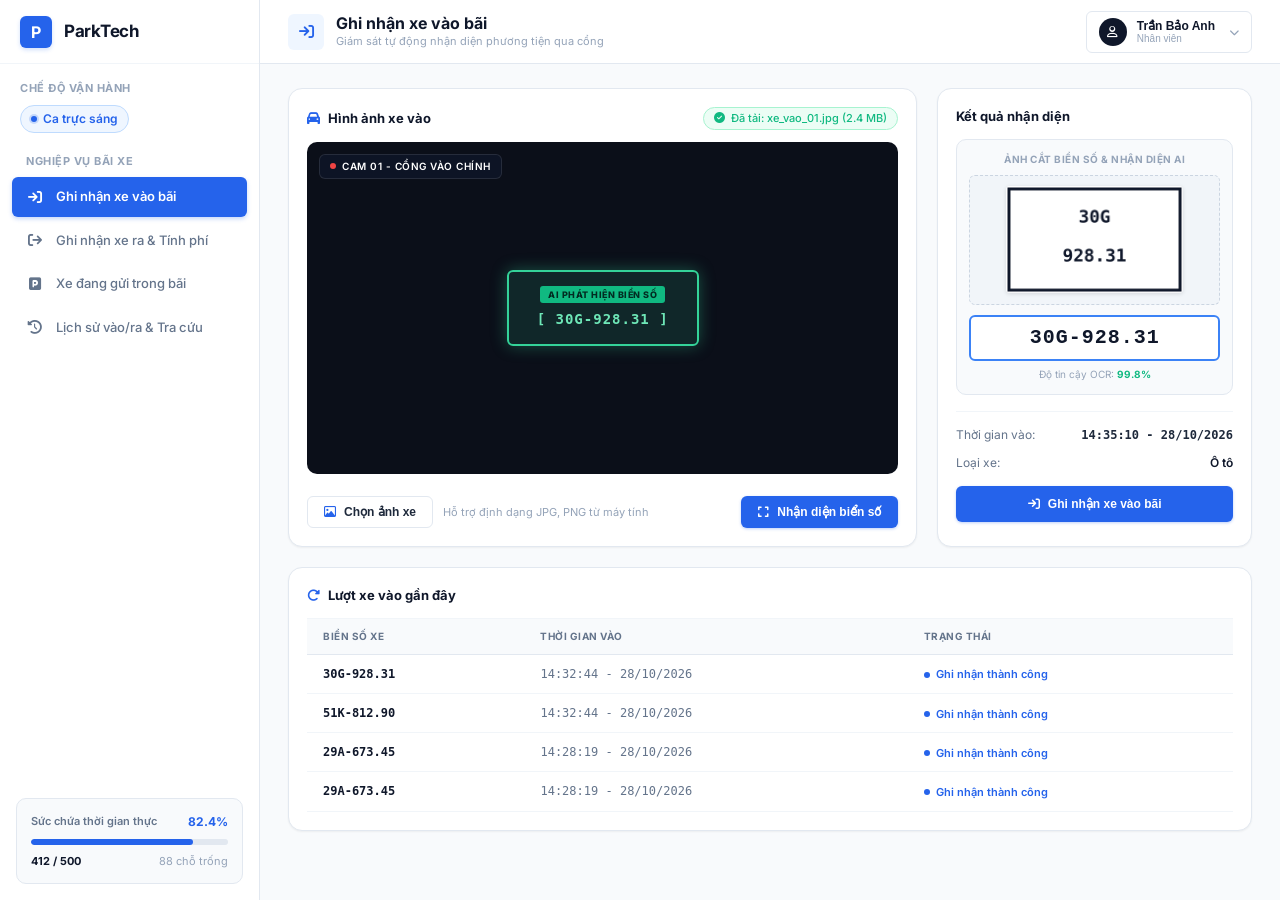
<file: Smart_Parking/Frontend/pages/checkin.html>
<!DOCTYPE html>
<html lang="vi">
<head>
  <meta charset="UTF-8">
  <meta name="viewport" content="width=device-width, initial-scale=1.0">
  <title>Ghi nhận xe vào bãi - ParkAIVision</title>
  
  <!-- File CSS riêng biệt theo chuẩn dự án -->
  <link rel="stylesheet" href="../css/checkin.css">
  
  <!-- Font chữ Inter -->
  <link rel="preconnect" href="https://fonts.googleapis.com">
  <link rel="preconnect" href="https://fonts.gstatic.com" crossorigin>
  <link href="https://fonts.googleapis.com/css2?family=Inter:wght@400;500;600;700&display=swap" rel="stylesheet">
  
  <!-- Font Awesome Icons -->
  <link rel="stylesheet" href="https://cdnjs.cloudflare.com/ajax/libs/font-awesome/6.4.0/css/all.min.css">
</head>
<body>

  <!-- ======================================================================
       1. SIDEBAR: THANH ĐIỀU HƯỚNG VÀ THÔNG TIN CA TRỰC
       ====================================================================== -->
  <aside class="sidebar">
    <div class="sidebar-top">
      <!-- Thương hiệu & Logo -->
      <div class="sidebar-logo">
        <div class="logo-badge">P</div>
        <span class="logo-text">ParkTech</span>
      </div>

      <!-- Trạng thái ca trực -->
      <div class="shift-status-container">
        <div class="section-label">Chế độ vận hành</div>
        <div class="shift-badge">
          <span class="pulse-dot"></span>
          <span>Ca trực sáng</span>
        </div>
      </div>

      <!-- Menu nghiệp vụ bãi xe (Dành cho nhân viên) -->
      <div class="sidebar-nav-container">
        <div class="section-label" style="padding-left: 14px;">Nghiệp vụ bãi xe</div>
        <ul class="nav-menu">
          <li>
            <a href="checkin.html" class="nav-item-link active">
              <i class="fa-solid fa-arrow-right-to-bracket"></i>
              <span>Ghi nhận xe vào bãi</span>
            </a>
          </li>
          <li>
            <a href="checkout.html" class="nav-item-link">
              <i class="fa-solid fa-arrow-right-from-bracket"></i>
              <span>Ghi nhận xe ra & Tính phí</span>
            </a>
          </li>
          <li>
            <a href="current-parking.html" class="nav-item-link">
              <i class="fa-solid fa-square-parking"></i>
              <span>Xe đang gửi trong bãi</span>
            </a>
          </li>
          <li>
            <a href="history.html" class="nav-item-link">
              <i class="fa-solid fa-clock-rotate-left"></i>
              <span>Lịch sử vào/ra & Tra cứu</span>
            </a>
          </li>
        </ul>
      </div>
    </div>

    <!-- Theo dõi sức chứa bãi xe (Quy chuẩn tối đa 500 phương tiện) -->
    <div class="capacity-card">
      <div class="capacity-header">
        <span class="capacity-title">Sức chứa thời gian thực</span>
        <span class="capacity-percent" id="capacityPercent">82.4%</span>
      </div>
      <div class="capacity-progress-bg">
        <div class="capacity-progress-bar" id="capacityProgressBar" style="width: 82.4%;"></div>
      </div>
      <div class="capacity-footer">
        <span class="capacity-count" id="capacityCount">412 / 500</span>
        <span class="capacity-available" id="capacityAvailable">88 chỗ trống</span>
      </div>
    </div>
  </aside>

  <!-- ======================================================================
       2. MAIN CONTENT WRAPPER: HEADER & NỘI DUNG CHÍNH
       ====================================================================== -->
  <div class="main-wrapper">
    
    <!-- Top Header -->
    <header class="top-header">
      <div class="header-left">
        <div class="header-icon-box">
          <i class="fa-solid fa-arrow-right-to-bracket"></i>
        </div>
        <div class="header-text">
          <h1>Ghi nhận xe vào bãi</h1>
          <p>Giám sát tự động nhận diện phương tiện qua cổng</p>
        </div>
      </div>

      <!-- Dropdown Profile Nhân viên -->
      <div class="user-menu-wrapper">
        <button class="user-profile-btn" id="userProfileBtn" type="button" aria-haspopup="true" aria-expanded="false">
          <div class="avatar-circle">
            <i class="fa-regular fa-user"></i>
          </div>
          <div class="user-info">
            <div class="user-name">Trần Bảo Anh</div>
            <div class="user-role">Nhân viên</div>
          </div>
          <i class="fa-solid fa-chevron-down dropdown-arrow"></i>
        </button>

        <!-- Menu thả xuống -->
        <div class="user-dropdown-menu" id="userDropdownMenu">
          <a href="#" class="dropdown-item">
            <i class="fa-regular fa-id-badge"></i>
            <span>Thông tin cá nhân</span>
          </a>
          <a href="#" class="dropdown-item">
            <i class="fa-solid fa-gear"></i>
            <span>Cài đặt ca trực</span>
          </a>
          <a href="login.html" class="dropdown-item logout">
            <i class="fa-solid fa-arrow-right-from-bracket"></i>
            <span>Đăng xuất</span>
          </a>
        </div>
      </div>
    </header>

    <!-- Thân trang cuộn (Content Body) -->
    <main class="content-body">

      <!-- Lưới 2 cột: Khung camera/ảnh xe & Kết quả nhận diện AI -->
      <section class="grid-recognition-row">
        
        <!-- Cột trái: Khung hình ảnh xe vào -->
        <article class="card camera-card">
          <div>
            <div class="card-header-flex">
              <div class="card-title-group">
                <i class="fa-solid fa-car"></i>
                <span>Hình ảnh xe vào</span>
              </div>
              <div class="file-status-badge">
                <i class="fa-solid fa-circle-check"></i>
                <span id="fileStatusText">Đã tải: xe_vao_01.jpg (2.4 MB)</span>
              </div>
            </div>

            <!-- Viewport mô phỏng camera hoặc ảnh tải lên -->
            <div class="viewport-container">
              <img id="vehiclePreviewImg" class="vehicle-preview-img" alt="Ảnh phương tiện vào bãi">

              <!-- Thẻ nhãn camera mô phỏng -->
              <div class="viewport-overlay-tag">
                <span class="live-dot"></span>
                <span>CAM 01 - CỔNG VÀO CHÍNH</span>
              </div>

              <!-- Hộp Bounding Box nhận diện biển số của AI (YOLOv8) -->
              <div class="ai-detection-box" id="aiPlateBox">
                <span class="ai-tag-label">AI phát hiện biển số</span>
                <span class="ai-plate-preview" id="aiPlateText">[ 30G-928.31 ]</span>
              </div>
            </div>
          </div>

          <!-- Nút điều khiển bên dưới khung ảnh -->
          <div class="camera-controls-bar">
            <div class="left-controls">
              <!-- Input file ẩn để chọn ảnh thực tế từ máy tính -->
              <input type="file" id="fileInputVehicle" accept="image/png, image/jpeg" style="display: none;">
              <button type="button" class="btn btn-secondary" id="btnSelectImage">
                <i class="fa-regular fa-image" style="color: #2563eb;"></i>
                <span>Chọn ảnh xe</span>
              </button>
              <span class="file-hint-text">Hỗ trợ định dạng JPG, PNG từ máy tính</span>
            </div>
            <button type="button" class="btn btn-primary" id="btnRecognize">
              <i class="fa-solid fa-expand"></i>
              <span>Nhận diện biển số</span>
            </button>
          </div>
        </article>

        <!-- Cột phải: Kết quả nhận diện & Chi tiết lượt vào -->
        <article class="card results-card">
          <div>
            <div class="card-title-group" style="margin-bottom: 12px;">
              <span>Kết quả nhận diện</span>
            </div>

            <!-- Khối hiển thị ảnh cắt biển số (Crop Box) -->
            <div class="crop-preview-box">
              <div class="crop-label">Ảnh cắt biển số & nhận diện AI</div>
              <div class="crop-image-placeholder" id="cropPlaceholder">
                <i class="fa-solid fa-camera fa-2x"></i>
              </div>

              <!-- Kết quả ký tự nhận diện (OCR) -->
              <div class="plate-result-display">
                <span class="plate-number-text" id="resultPlateText">30G-928.31</span>
              </div>
              <div class="ocr-confidence-text">
                Độ tin cậy OCR: <strong id="ocrConfidenceText">99.8%</strong>
              </div>
            </div>

            <!-- Danh sách thông tin chi tiết -->
            <div class="meta-details-list">
              <div class="meta-row">
                <span class="meta-label">Thời gian vào:</span>
                <span class="meta-value font-mono" id="entryTimeText">14:35:10 - 28/10/2026</span>
              </div>
              <div class="meta-row">
                <span class="meta-label">Loại xe:</span>
                <!-- Đúng quy tắc nghiệp vụ: Chỉ có Ô tô hoặc Xe máy -->
                <span class="meta-value" id="vehicleTypeText">Ô tô</span>
              </div>
            </div>

            <!-- Nút xác nhận ghi nhận xe vào bãi riêng biệt -->
            <div style="margin-top: 14px;">
              <button type="button" class="btn btn-primary" id="btnConfirmCheckin" style="width: 100%; justify-content: center; padding: 10px 16px;">
                <i class="fa-solid fa-arrow-right-to-bracket"></i>
                <span>Ghi nhận xe vào bãi</span>
              </button>
            </div>
          </div>

          <!-- Banner thông báo Ghi nhận thành công / Barrier tự động mở -->
          <div class="success-banner" id="successBanner" style="display: none;">
            <div class="success-icon-badge">
              <i class="fa-solid fa-check"></i>
            </div>
            <div>
              <div class="success-text-title">Ghi nhận thành công</div>
              <div class="success-text-desc">Barrier tự động mở</div>
            </div>
          </div>
        </article>

      </section>

      <!-- Khối Bảng: Lượt xe vào gần đây -->
      <section class="card history-card">
        <div class="card-header-flex">
          <div class="card-title-group">
            <i class="fa-solid fa-rotate-right"></i>
            <span>Lượt xe vào gần đây</span>
          </div>
        </div>

        <div class="table-responsive">
          <table class="custom-table">
            <thead>
              <tr>
                <th>Biển số xe</th>
                <th>Thời gian vào</th>
                <th>Trạng thái</th>
              </tr>
            </thead>
            <tbody id="historyTableBody">
              <tr>
                <td class="td-plate">30G-928.31</td>
                <td class="td-time">14:32:44 - 28/10/2026</td>
                <td>
                  <span class="status-pill">
                    <span class="status-bullet"></span> Ghi nhận thành công
                  </span>
                </td>
              </tr>
              <tr>
                <td class="td-plate">51K-812.90</td>
                <td class="td-time">14:32:44 - 28/10/2026</td>
                <td>
                  <span class="status-pill">
                    <span class="status-bullet"></span> Ghi nhận thành công
                  </span>
                </td>
              </tr>
              <tr>
                <td class="td-plate">29A-673.45</td>
                <td class="td-time">14:28:19 - 28/10/2026</td>
                <td>
                  <span class="status-pill">
                    <span class="status-bullet"></span> Ghi nhận thành công
                  </span>
                </td>
              </tr>
              <tr>
                <td class="td-plate">29A-673.45</td>
                <td class="td-time">14:28:19 - 28/10/2026</td>
                <td>
                  <span class="status-pill">
                    <span class="status-bullet"></span> Ghi nhận thành công
                  </span>
                </td>
              </tr>
            </tbody>
          </table>
        </div>
      </section>

    </main>
  </div>

  <!-- JavaScript xử lý tương tác -->
  <script src="../js/checkin.js"></script>
</body>
</html>
</file>
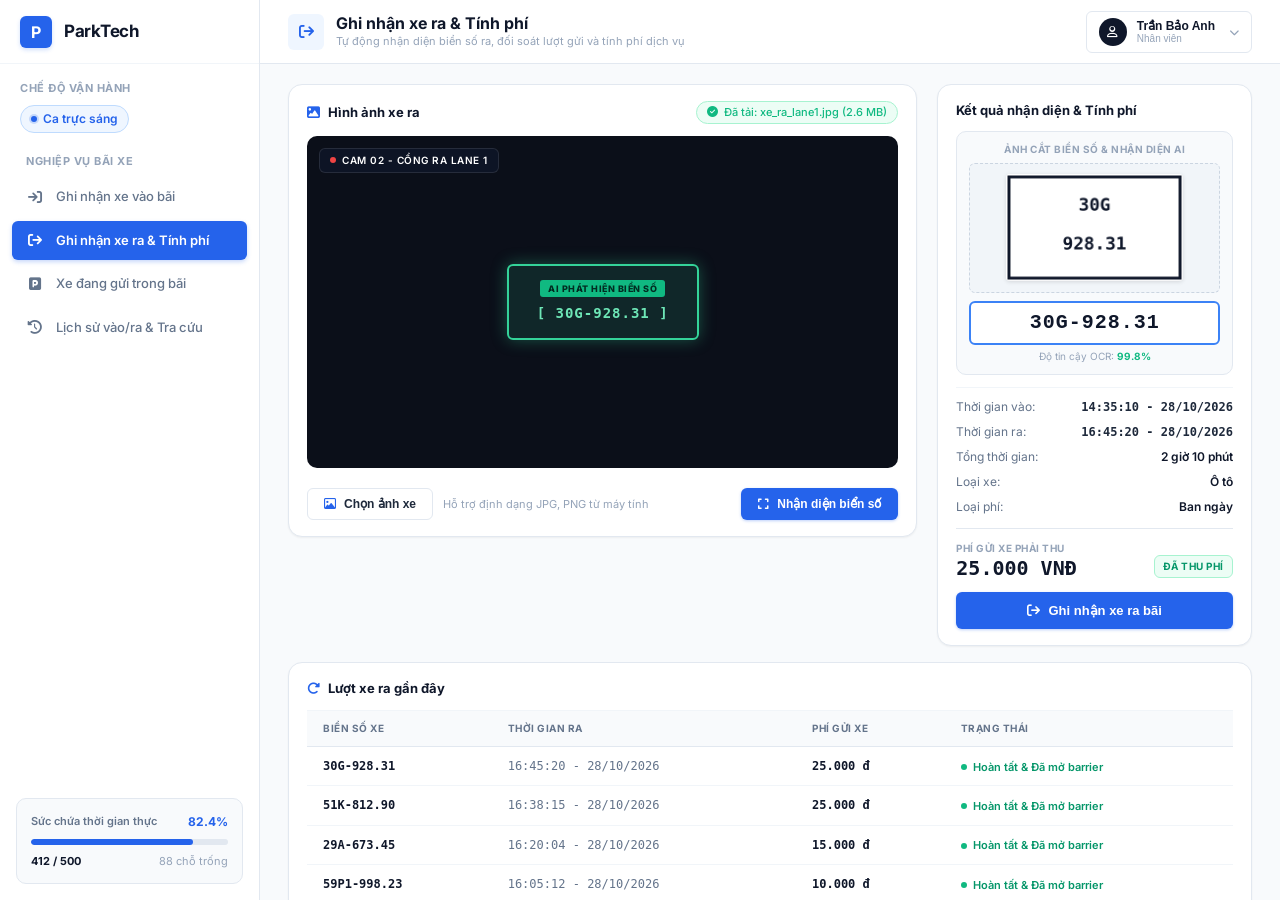
<file: Smart_Parking/Frontend/pages/checkout.html>
<!DOCTYPE html>
<html lang="vi">
<head>
  <meta charset="UTF-8">
  <meta name="viewport" content="width=device-width, initial-scale=1.0">
  <title>Ghi nhận xe ra & Tính phí - ParkAIVision</title>
  
  <!-- File CSS riêng biệt cho trang Ghi nhận xe ra -->
  <link rel="stylesheet" href="../css/checkout.css">
  
  <!-- Font chữ Inter (Đồng bộ tuyệt đối với hệ thống) -->
  <link rel="preconnect" href="https://fonts.googleapis.com">
  <link rel="preconnect" href="https://fonts.gstatic.com" crossorigin>
  <link href="https://fonts.googleapis.com/css2?family=Inter:wght@400;500;600;700&display=swap" rel="stylesheet">
  
  <!-- Font Awesome Icons -->
  <link rel="stylesheet" href="https://cdnjs.cloudflare.com/ajax/libs/font-awesome/6.4.0/css/all.min.css">
</head>
<body>

  <!-- ======================================================================
       1. SIDEBAR: THANH ĐIỀU HƯỚNG VÀ THÔNG TIN CA TRỰC
       ====================================================================== -->
  <aside class="sidebar">
    <div class="sidebar-top">
      <!-- Thương hiệu & Logo -->
      <div class="sidebar-logo">
        <div class="logo-badge">P</div>
        <span class="logo-text">ParkTech</span>
      </div>

      <!-- Trạng thái ca trực -->
      <div class="shift-status-container">
        <div class="section-label">Chế độ vận hành</div>
        <div class="shift-badge">
          <span class="pulse-dot"></span>
          <span>Ca trực sáng</span>
        </div>
      </div>

      <!-- Menu nghiệp vụ bãi xe (Dành cho nhân viên) -->
      <div class="sidebar-nav-container">
        <div class="section-label" style="padding-left: 14px;">Nghiệp vụ bãi xe</div>
        <ul class="nav-menu">
          <li>
            <a href="checkin.html" class="nav-item-link">
              <i class="fa-solid fa-arrow-right-to-bracket"></i>
              <span>Ghi nhận xe vào bãi</span>
            </a>
          </li>
          <li>
            <a href="checkout.html" class="nav-item-link active">
              <i class="fa-solid fa-arrow-right-from-bracket"></i>
              <span>Ghi nhận xe ra & Tính phí</span>
            </a>
          </li>
          <li>
            <a href="current-parking.html" class="nav-item-link">
              <i class="fa-solid fa-square-parking"></i>
              <span>Xe đang gửi trong bãi</span>
            </a>
          </li>
          <li>
            <a href="history.html" class="nav-item-link">
              <i class="fa-solid fa-clock-rotate-left"></i>
              <span>Lịch sử vào/ra & Tra cứu</span>
            </a>
          </li>
        </ul>
      </div>
    </div>

    <!-- Theo dõi sức chứa bãi xe (Quy chuẩn tối đa 500 phương tiện) -->
    <div class="capacity-card">
      <div class="capacity-header">
        <span class="capacity-title">Sức chứa thời gian thực</span>
        <span class="capacity-percent" id="capacityPercent">82.4%</span>
      </div>
      <div class="capacity-progress-bg">
        <div class="capacity-progress-bar" id="capacityProgressBar" style="width: 82.4%;"></div>
      </div>
      <div class="capacity-footer">
        <span class="capacity-count" id="capacityCount">412 / 500</span>
        <span class="capacity-available" id="capacityAvailable">88 chỗ trống</span>
      </div>
    </div>
  </aside>

  <!-- ======================================================================
       2. MAIN CONTENT WRAPPER: HEADER & NỘI DUNG CHÍNH
       ====================================================================== -->
  <div class="main-wrapper">
    
    <!-- Top Header (Đồng bộ cấu trúc với checkin.html) -->
    <header class="top-header">
      <div class="header-left">
        <div class="header-icon-box">
          <i class="fa-solid fa-arrow-right-from-bracket"></i>
        </div>
        <div class="header-text">
          <h1>Ghi nhận xe ra & Tính phí</h1>
          <p>Tự động nhận diện biển số ra, đối soát lượt gửi và tính phí dịch vụ</p>
        </div>
      </div>

      <!-- Dropdown Profile Nhân viên ở góc phải -->
      <div class="user-menu-wrapper">
        <button class="user-profile-btn" id="userProfileBtn" type="button" aria-haspopup="true" aria-expanded="false">
          <div class="avatar-circle">
            <i class="fa-regular fa-user"></i>
          </div>
          <div class="user-info">
            <div class="user-name">Trần Bảo Anh</div>
            <div class="user-role">Nhân viên</div>
          </div>
          <i class="fa-solid fa-chevron-down dropdown-arrow"></i>
        </button>

        <!-- Menu thả xuống -->
        <div class="user-dropdown-menu" id="userDropdownMenu">
          <a href="#" class="dropdown-item">
            <i class="fa-regular fa-id-badge"></i>
            <span>Thông tin cá nhân</span>
          </a>
          <a href="#" class="dropdown-item">
            <i class="fa-solid fa-gear"></i>
            <span>Cài đặt ca trực</span>
          </a>
          <a href="login.html" class="dropdown-item logout">
            <i class="fa-solid fa-arrow-right-from-bracket"></i>
            <span>Đăng xuất</span>
          </a>
        </div>
      </div>
    </header>

    <!-- Thân trang cuộn (Content Body) -->
    <main class="content-body">

      <!-- Lưới 2 cột: Khung hình ảnh xe ra & Kết quả nhận diện & Tính phí -->
      <section class="grid-recognition-row">
        
        <!-- Cột trái: Khung hình ảnh xe ra -->
        <article class="card camera-card">
          <div>
            <div class="card-header-flex">
              <div class="card-title-group">
                <i class="fa-solid fa-image"></i>
                <span>Hình ảnh xe ra</span>
              </div>
              <div class="file-status-badge">
                <i class="fa-solid fa-circle-check"></i>
                <span id="fileStatusText">Đã tải: xe_ra_lane1.jpg (2.6 MB)</span>
              </div>
            </div>

            <!-- Viewport mô phỏng camera hoặc ảnh xe ra tải lên -->
            <div class="viewport-container">
              <img id="vehiclePreviewImg" class="vehicle-preview-img" alt="Ảnh phương tiện ra bãi">

              <!-- Thẻ nhãn camera mô phỏng -->
              <div class="viewport-overlay-tag">
                <span class="live-dot"></span>
                <span>CAM 02 - CỔNG RA LANE 1</span>
              </div>

              <!-- Hộp Bounding Box nhận diện biển số của AI -->
              <div class="ai-detection-box" id="aiPlateBox">
                <span class="ai-tag-label">AI phát hiện biển số</span>
                <span class="ai-plate-preview" id="aiPlateText">[ 30G-928.31 ]</span>
              </div>
            </div>
          </div>

          <!-- Nút điều khiển bên dưới khung ảnh -->
          <div class="camera-controls-bar">
            <div class="left-controls">
              <!-- Input file ẩn để chọn ảnh thực tế từ máy tính -->
              <input type="file" id="fileInputVehicle" accept="image/png, image/jpeg" style="display: none;">
              <button type="button" class="btn btn-secondary" id="btnSelectImage">
                <i class="fa-regular fa-image" style="color: #2563eb;"></i>
                <span>Chọn ảnh xe</span>
              </button>
              <span class="file-hint-text">Hỗ trợ định dạng JPG, PNG từ máy tính</span>
            </div>
            <button type="button" class="btn btn-primary" id="btnRecognize">
              <i class="fa-solid fa-expand"></i>
              <span>Nhận diện biển số</span>
            </button>
          </div>
        </article>

        <!-- Cột phải: Kết quả nhận diện & Tính phí -->
        <article class="card results-card">
          <div>
            <div class="card-title-group" style="margin-bottom: 10px;">
              <span>Kết quả nhận diện & Tính phí</span>
            </div>

            <!-- Khối hiển thị ảnh cắt biển số (Crop Box) -->
            <div class="crop-preview-box">
              <div class="crop-label">Ảnh cắt biển số & nhận diện AI</div>
              <div class="crop-image-placeholder" id="cropPlaceholder">
                <i class="fa-solid fa-camera fa-2x"></i>
              </div>

              <!-- Kết quả ký tự nhận diện (OCR) -->
              <div class="plate-result-display">
                <span class="plate-number-text" id="resultPlateText">30G-928.31</span>
              </div>
              <div class="ocr-confidence-text">
                Độ tin cậy OCR: <strong id="ocrConfidenceText">99.8%</strong>
              </div>
            </div>

            <!-- Danh sách chi tiết lượt gửi xe đối soát -->
            <div class="meta-details-list">
              <div class="meta-row">
                <span class="meta-label">Thời gian vào:</span>
                <span class="meta-value font-mono" id="timeInText">14:35:10 - 28/10/2026</span>
              </div>
              <div class="meta-row">
                <span class="meta-label">Thời gian ra:</span>
                <span class="meta-value font-mono" id="timeOutText">16:45:20 - 28/10/2026</span>
              </div>
              <div class="meta-row">
                <span class="meta-label">Tổng thời gian:</span>
                <span class="meta-value" id="durationText">2 giờ 10 phút</span>
              </div>
              <div class="meta-row">
                <span class="meta-label">Loại xe:</span>
                <!-- Đúng quy tắc: Chỉ có Ô tô hoặc Xe máy -->
                <span class="meta-value" id="vehicleTypeText">Ô tô</span>
              </div>
              <div class="meta-row">
                <span class="meta-label">Loại phí:</span>
                <!-- Đúng quy tắc: Bình thường, Qua đêm, Ban ngày -->
                <span class="meta-value" id="feeTypeText">Ban ngày</span>
              </div>
            </div>

            <!-- Khu vực tính phí gửi xe -->
            <div class="fee-summary-container">
              <div>
                <div class="fee-title">Phí gửi xe phải thu</div>
                <div class="fee-amount-display" id="feeAmountText">25.000 VNĐ</div>
              </div>
              <div class="fee-status-badge">Đã thu phí</div>
            </div>

            <!-- Nút hành động chính: Ghi nhận xe ra bãi -->
            <div class="checkout-action-wrapper" style="margin-top: 14px;">
              <button type="button" class="btn btn-primary" id="btnConfirmCheckout" style="width: 100%; justify-content: center; padding: 10px 16px; font-size: 13px;">
                <i class="fa-solid fa-arrow-right-from-bracket"></i>
                <span>Ghi nhận xe ra bãi</span>
              </button>
            </div>
          </div>

          <!-- Khung thông báo thành công màu xanh lá (ẩn ban đầu, chỉ hiện sau khi nhấn Ghi nhận xe ra bãi thành công) -->
          <div class="checkout-notification-box" id="checkoutSuccessBanner" style="display: none; margin-top: 12px;">
            <div class="checkout-check-icon">
              <i class="fa-solid fa-check"></i>
            </div>
            <div>
              <div class="checkout-btn-title">Ghi nhận xe ra thành công</div>
              <div class="checkout-btn-sub">Xe đã hoàn tất thủ tục ra bãi</div>
            </div>
          </div>
        </article>

      </section>

      <!-- 3. Khối Bảng: Lượt xe ra gần đây (tối đa 5 lượt mới nhất) -->
      <section class="card history-card">
        <div class="card-header-flex">
          <div class="card-title-group">
            <i class="fa-solid fa-rotate-right"></i>
            <span>Lượt xe ra gần đây</span>
          </div>
        </div>

        <div class="table-responsive">
          <table class="custom-table">
            <thead>
              <tr>
                <th>Biển số xe</th>
                <th>Thời gian ra</th>
                <th>Phí gửi xe</th>
                <th>Trạng thái</th>
              </tr>
            </thead>
            <tbody id="historyTableBody">
              <!-- Sẽ được render động đúng tối đa 5 bản ghi mới nhất bởi checkout.js -->
            </tbody>
          </table>
        </div>
      </section>

    </main>
  </div>

  <!-- JavaScript xử lý tương tác -->
  <script src="../js/checkout.js"></script>
</body>
</html>
</file>
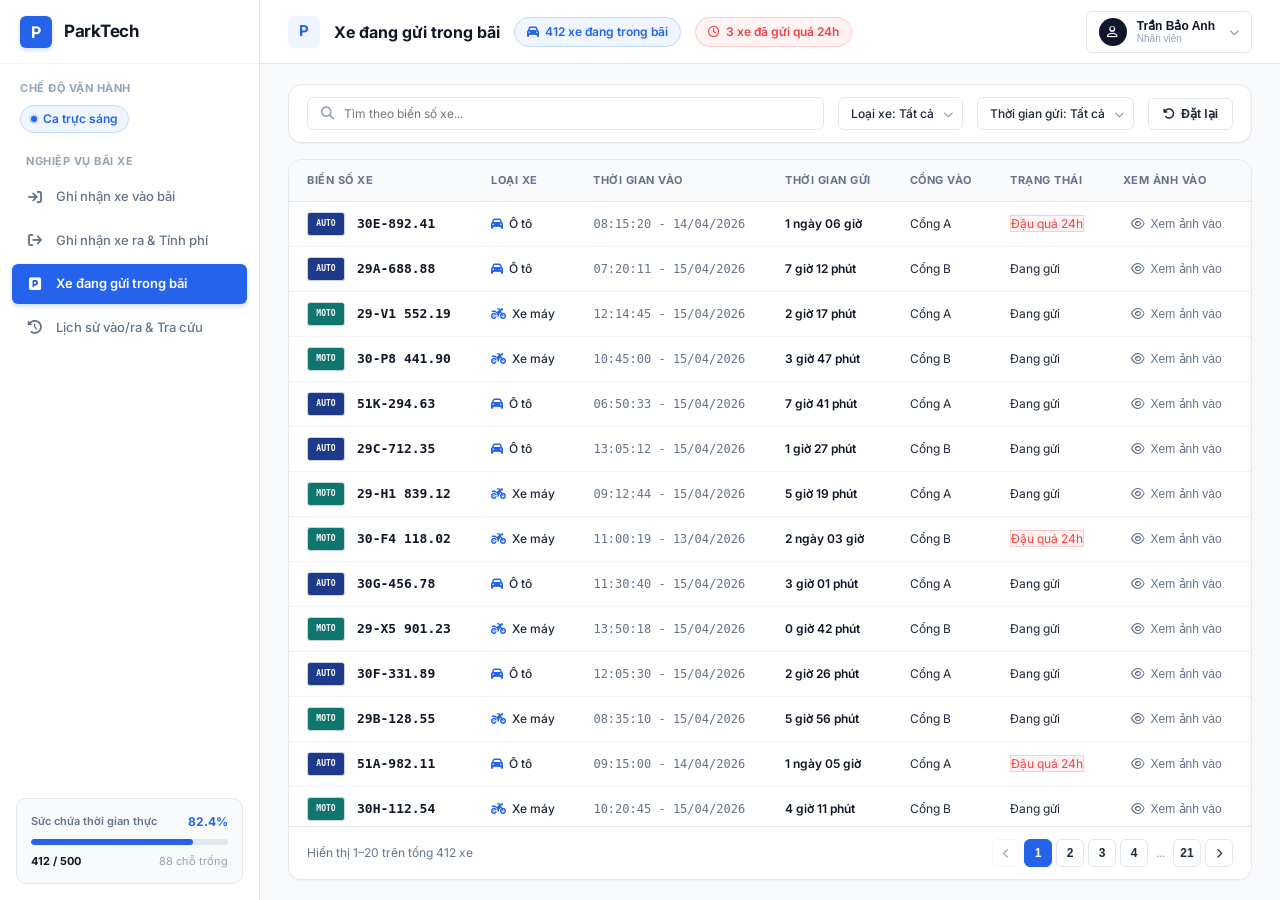
<file: Smart_Parking/Frontend/pages/current-parking.html>
<!DOCTYPE html>
<html lang="vi">
<head>
  <meta charset="UTF-8">
  <meta name="viewport" content="width=device-width, initial-scale=1.0">
  <title>Xe đang gửi trong bãi - ParkAIVision</title>
  
  <!-- File CSS riêng biệt cho trang Quản lý xe đang gửi -->
  <link rel="stylesheet" href="../css/current-parking.css">
  
  <!-- Font chữ Inter chuẩn của toàn hệ thống -->
  <link rel="preconnect" href="https://fonts.googleapis.com">
  <link rel="preconnect" href="https://fonts.gstatic.com" crossorigin>
  <link href="https://fonts.googleapis.com/css2?family=Inter:wght@400;500;600;700&display=swap" rel="stylesheet">
  
  <!-- Font Awesome Icons -->
  <link rel="stylesheet" href="https://cdnjs.cloudflare.com/ajax/libs/font-awesome/6.4.0/css/all.min.css">
</head>
<body>

  <!-- ======================================================================
       1. SIDEBAR: THANH ĐIỀU HƯỚNG VÀ THÔNG TIN CA TRỰC
       ====================================================================== -->
  <aside class="sidebar">
    <div class="sidebar-top">
      <!-- Thương hiệu & Logo -->
      <div class="sidebar-logo">
        <div class="logo-badge">P</div>
        <span class="logo-text">ParkTech</span>
      </div>

      <!-- Trạng thái ca trực -->
      <div class="shift-status-container">
        <div class="section-label">Chế độ vận hành</div>
        <div class="shift-badge">
          <span class="pulse-dot"></span>
          <span>Ca trực sáng</span>
        </div>
      </div>

      <!-- Menu nghiệp vụ bãi xe (Dành cho nhân viên) -->
      <div class="sidebar-nav-container">
        <div class="section-label" style="padding-left: 14px;">Nghiệp vụ bãi xe</div>
        <ul class="nav-menu">
          <li>
            <a href="checkin.html" class="nav-item-link">
              <i class="fa-solid fa-arrow-right-to-bracket"></i>
              <span>Ghi nhận xe vào bãi</span>
            </a>
          </li>
          <li>
            <a href="checkout.html" class="nav-item-link">
              <i class="fa-solid fa-arrow-right-from-bracket"></i>
              <span>Ghi nhận xe ra & Tính phí</span>
            </a>
          </li>
          <li>
            <a href="current-parking.html" class="nav-item-link active">
              <i class="fa-solid fa-square-parking"></i>
              <span>Xe đang gửi trong bãi</span>
            </a>
          </li>
          <li>
            <a href="history.html" class="nav-item-link">
              <i class="fa-solid fa-clock-rotate-left"></i>
              <span>Lịch sử vào/ra & Tra cứu</span>
            </a>
          </li>
        </ul>
      </div>
    </div>

    <!-- Theo dõi sức chứa bãi xe (Quy chuẩn tối đa 500 phương tiện) -->
    <div class="capacity-card">
      <div class="capacity-header">
        <span class="capacity-title">Sức chứa thời gian thực</span>
        <span class="capacity-percent" id="capacityPercent">82.4%</span>
      </div>
      <div class="capacity-progress-bg">
        <div class="capacity-progress-bar" id="capacityProgressBar" style="width: 82.4%;"></div>
      </div>
      <div class="capacity-footer">
        <span class="capacity-count" id="capacityCount">412 / 500</span>
        <span class="capacity-available" id="capacityAvailable">88 chỗ trống</span>
      </div>
    </div>
  </aside>

  <!-- ======================================================================
       2. MAIN CONTENT WRAPPER: HEADER & NỘI DUNG CHÍNH
       ====================================================================== -->
  <div class="main-wrapper">
    
    <!-- Top Header -->
    <header class="top-header">
      <!-- Tiêu đề & Badges thống kê đặt trực tiếp trong Header -->
      <div class="header-left">
        <div class="icon-badge-p">P</div>
        <h1 class="page-main-title">Xe đang gửi trong bãi</h1>
        <span class="stat-pill stat-pill-blue">
          <i class="fa-solid fa-car"></i>
          <span>412 xe đang trong bãi</span>
        </span>
        <span class="stat-pill stat-pill-danger">
          <i class="fa-regular fa-clock"></i>
          <span>3 xe đã gửi quá 24h</span>
        </span>
      </div>

      <!-- Dropdown Profile Nhân viên ở góc phải -->
      <div class="user-menu-wrapper">
        <button class="user-profile-btn" id="userProfileBtn" type="button" aria-haspopup="true" aria-expanded="false">
          <div class="avatar-circle">
            <i class="fa-regular fa-user"></i>
          </div>
          <div class="user-info">
            <div class="user-name">Trần Bảo Anh</div>
            <div class="user-role">Nhân viên</div>
          </div>
          <i class="fa-solid fa-chevron-down dropdown-arrow"></i>
        </button>

        <!-- Menu thả xuống -->
        <div class="user-dropdown-menu" id="userDropdownMenu">
          <a href="#" class="dropdown-item">
            <i class="fa-regular fa-id-badge"></i>
            <span>Thông tin cá nhân</span>
          </a>
          <a href="#" class="dropdown-item">
            <i class="fa-solid fa-gear"></i>
            <span>Cài đặt ca trực</span>
          </a>
          <a href="login.html" class="dropdown-item logout">
            <i class="fa-solid fa-arrow-right-from-bracket"></i>
            <span>Đăng xuất</span>
          </a>
        </div>
      </div>
    </header>

    <!-- Thân trang cuộn (Content Body) -->
    <main class="content-body">

      <!-- 1. Thanh lọc và tìm kiếm (Filter & Search Bar) -->
      <section class="card filter-bar-card">
        <!-- Ô tìm kiếm theo biển số xe -->
        <div class="search-input-wrapper">
          <i class="fa-solid fa-magnifying-glass"></i>
          <input 
            type="text" 
            id="searchInput" 
            class="search-input" 
            placeholder="Tìm theo biển số xe..."
            autocomplete="off"
          >
        </div>

        <!-- Bộ lọc Loại xe -->
        <div class="filter-select-wrapper">
          <select id="filterTypeSelect" class="filter-select">
            <option value="all">Loại xe: Tất cả</option>
            <option value="Ô tô">Ô tô</option>
            <option value="Xe máy">Xe máy</option>
          </select>
          <i class="fa-solid fa-chevron-down filter-select-icon"></i>
        </div>

        <!-- Bộ lọc Thời gian gửi -->
        <div class="filter-select-wrapper">
          <select id="filterDurationSelect" class="filter-select">
            <option value="all">Thời gian gửi: Tất cả</option>
            <option value="under24">Dưới 24 giờ</option>
            <option value="overdue">Đậu quá 24 giờ</option>
          </select>
          <i class="fa-solid fa-chevron-down filter-select-icon"></i>
        </div>

        <!-- Nút Đặt lại bộ lọc -->
        <button type="button" class="btn-reset-filter" id="btnResetFilter">
          <i class="fa-solid fa-rotate-left"></i>
          <span>Đặt lại</span>
        </button>
      </section>

      <!-- 3. Bảng danh sách xe đang trong bãi -->
      <section class="card table-card">
        <div class="table-responsive">
          <table class="custom-table">
            <thead>
              <tr>
                <th>Biển số xe</th>
                <th>Loại xe</th>
                <th>Thời gian vào</th>
                <th>Thời gian gửi</th>
                <th>Cổng vào</th>
                <th>Trạng thái</th>
                <th>Xem ảnh vào</th>
              </tr>
            </thead>
            <tbody id="vehiclesTableBody">
              <!-- Render động bởi current-parking.js -->
            </tbody>
          </table>
        </div>

        <!-- 4. Thanh phân trang (Pagination Footer) -->
        <div class="table-pagination-footer">
          <div class="pagination-info" id="paginationInfo">
            Hiển thị 1–20 trên tổng 412 xe
          </div>
          <div class="pagination-controls" id="paginationControls">
            <!-- Render động và có tương tác click bởi current-parking.js -->
          </div>
        </div>
      </section>

    </main>
  </div>

  <!-- ======================================================================
       MODAL: XEM ẢNH PHƯƠNG TIỆN LÚC VÀO
       ====================================================================== -->
  <div class="modal-backdrop" id="photoModalBackdrop">
    <div class="modal-card">
      <div class="modal-header">
        <div class="modal-title">
          <i class="fa-solid fa-image" style="color: #2563eb; margin-right: 6px;"></i>
          Ảnh phương tiện lúc vào bãi
        </div>
        <button type="button" class="modal-close-btn" id="modalCloseBtn" aria-label="Đóng">
          <i class="fa-solid fa-xmark"></i>
        </button>
      </div>
      <div class="modal-body">
        <div class="modal-image-preview">
          <!-- Placeholder camera chụp xe lúc vào -->
          <div style="text-align: center; color: #94a3b8;">
            <i class="fa-solid fa-camera fa-2x" style="margin-bottom: 8px;"></i>
            <div style="font-size: 11px;">Ảnh chụp camera nhận diện cổng vào</div>
          </div>
        </div>
        <div class="modal-meta-grid">
          <div class="modal-meta-item">
            <div class="modal-meta-label">Biển số xe</div>
            <div class="modal-meta-value font-mono" id="modalPlateNumber">--</div>
          </div>
          <div class="modal-meta-item">
            <div class="modal-meta-label">Loại xe</div>
            <div class="modal-meta-value" id="modalVehicleType">--</div>
          </div>
          <div class="modal-meta-item">
            <div class="modal-meta-label">Thời gian vào</div>
            <div class="modal-meta-value font-mono" id="modalTimeIn">--</div>
          </div>
          <div class="modal-meta-item">
            <div class="modal-meta-label">Cổng vào</div>
            <div class="modal-meta-value" id="modalGateIn">--</div>
          </div>
        </div>
      </div>
    </div>
  </div>

  <!-- File JavaScript xử lý tương tác -->
  <script src="../js/current-parking.js"></script>
</body>
</html>
</file>
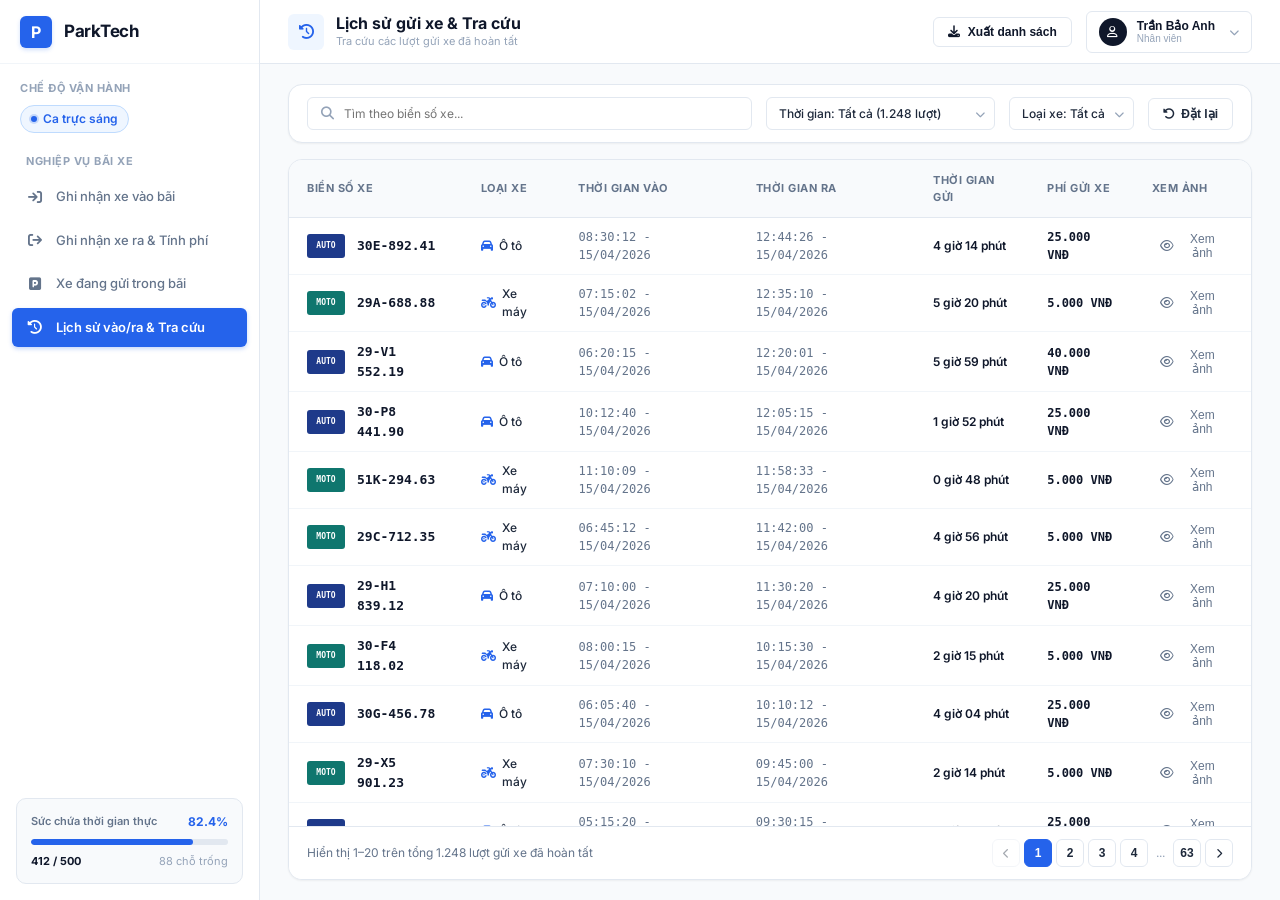
<file: Smart_Parking/Frontend/pages/history.html>
<!DOCTYPE html>
<html lang="vi">
<head>
  <meta charset="UTF-8">
  <meta name="viewport" content="width=device-width, initial-scale=1.0">
  <title>Lịch sử gửi xe & Tra cứu - ParkAIVision</title>
  
  <!-- File CSS riêng biệt cho trang Lịch sử & Tra cứu -->
  <link rel="stylesheet" href="../css/history.css">
  
  <!-- Font chữ Inter chuẩn của toàn hệ thống -->
  <link rel="preconnect" href="https://fonts.googleapis.com">
  <link rel="preconnect" href="https://fonts.gstatic.com" crossorigin>
  <link href="https://fonts.googleapis.com/css2?family=Inter:wght@400;500;600;700&display=swap" rel="stylesheet">
  
  <!-- Font Awesome Icons -->
  <link rel="stylesheet" href="https://cdnjs.cloudflare.com/ajax/libs/font-awesome/6.4.0/css/all.min.css">
</head>
<body>

  <!-- ======================================================================
       1. SIDEBAR: THANH ĐIỀU HƯỚNG VÀ THÔNG TIN CA TRỰC
       ====================================================================== -->
  <aside class="sidebar">
    <div class="sidebar-top">
      <!-- Thương hiệu & Logo -->
      <div class="sidebar-logo">
        <div class="logo-badge">P</div>
        <span class="logo-text">ParkTech</span>
      </div>

      <!-- Trạng thái ca trực -->
      <div class="shift-status-container">
        <div class="section-label">Chế độ vận hành</div>
        <div class="shift-badge">
          <span class="pulse-dot"></span>
          <span>Ca trực sáng</span>
        </div>
      </div>

      <!-- Menu nghiệp vụ bãi xe (Dành cho nhân viên) -->
      <div class="sidebar-nav-container">
        <div class="section-label" style="padding-left: 14px;">Nghiệp vụ bãi xe</div>
        <ul class="nav-menu">
          <li>
            <a href="checkin.html" class="nav-item-link">
              <i class="fa-solid fa-arrow-right-to-bracket"></i>
              <span>Ghi nhận xe vào bãi</span>
            </a>
          </li>
          <li>
            <a href="checkout.html" class="nav-item-link">
              <i class="fa-solid fa-arrow-right-from-bracket"></i>
              <span>Ghi nhận xe ra & Tính phí</span>
            </a>
          </li>
          <li>
            <a href="current-parking.html" class="nav-item-link">
              <i class="fa-solid fa-square-parking"></i>
              <span>Xe đang gửi trong bãi</span>
            </a>
          </li>
          <li>
            <a href="history.html" class="nav-item-link active">
              <i class="fa-solid fa-clock-rotate-left"></i>
              <span>Lịch sử vào/ra & Tra cứu</span>
            </a>
          </li>
        </ul>
      </div>
    </div>

    <!-- Theo dõi sức chứa bãi xe (Quy chuẩn tối đa 500 phương tiện) -->
    <div class="capacity-card">
      <div class="capacity-header">
        <span class="capacity-title">Sức chứa thời gian thực</span>
        <span class="capacity-percent" id="capacityPercent">82.4%</span>
      </div>
      <div class="capacity-progress-bg">
        <div class="capacity-progress-bar" id="capacityProgressBar" style="width: 82.4%;"></div>
      </div>
      <div class="capacity-footer">
        <span class="capacity-count" id="capacityCount">412 / 500</span>
        <span class="capacity-available" id="capacityAvailable">88 chỗ trống</span>
      </div>
    </div>
  </aside>

  <!-- ======================================================================
       2. MAIN CONTENT WRAPPER: HEADER & NỘI DUNG CHÍNH
       ====================================================================== -->
  <div class="main-wrapper">
    
    <!-- Top Header -->
    <header class="top-header">
      <!-- Tiêu đề trang & Mô tả đặt trực tiếp trong Header -->
      <div class="header-left">
        <div class="header-icon-box">
          <i class="fa-solid fa-clock-rotate-left"></i>
        </div>
        <div class="header-text">
          <h1>Lịch sử gửi xe & Tra cứu</h1>
          <p>Tra cứu các lượt gửi xe đã hoàn tất</p>
        </div>
      </div>

      <!-- Khu vực bên phải: Nút Xuất danh sách & Profile nhân viên -->
      <div class="header-right-group">
        <button type="button" class="btn-export" id="btnExport">
          <i class="fa-solid fa-download"></i>
          <span>Xuất danh sách</span>
        </button>

        <!-- Dropdown Profile Nhân viên -->
        <div class="user-menu-wrapper">
          <button class="user-profile-btn" id="userProfileBtn" type="button" aria-haspopup="true" aria-expanded="false">
            <div class="avatar-circle">
              <i class="fa-regular fa-user"></i>
            </div>
            <div class="user-info">
              <div class="user-name">Trần Bảo Anh</div>
              <div class="user-role">Nhân viên</div>
            </div>
            <i class="fa-solid fa-chevron-down dropdown-arrow"></i>
          </button>

          <!-- Menu thả xuống -->
          <div class="user-dropdown-menu" id="userDropdownMenu">
            <a href="#" class="dropdown-item">
              <i class="fa-regular fa-id-badge"></i>
              <span>Thông tin cá nhân</span>
            </a>
            <a href="#" class="dropdown-item">
              <i class="fa-solid fa-gear"></i>
              <span>Cài đặt ca trực</span>
            </a>
            <a href="login.html" class="dropdown-item logout">
              <i class="fa-solid fa-arrow-right-from-bracket"></i>
              <span>Đăng xuất</span>
            </a>
          </div>
        </div>
      </div>
    </header>

    <!-- Thân trang cuộn (Content Body) -->
    <main class="content-body">

      <!-- 1. Thanh lọc và tìm kiếm (Filter Bar) -->
      <section class="card filter-bar-card">
        <!-- Ô tìm kiếm theo biển số xe -->
        <div class="search-input-wrapper">
          <i class="fa-solid fa-magnifying-glass"></i>
          <input 
            type="text" 
            id="searchInput" 
            class="search-input" 
            placeholder="Tìm theo biển số xe..."
            autocomplete="off"
          >
        </div>

        <!-- Bộ lọc Thời gian -->
        <div class="filter-select-wrapper">
          <select id="filterDateSelect" class="filter-select">
            <option value="all">Thời gian: Tất cả (1.248 lượt)</option>
            <option value="today">Thời gian: Hôm nay (15/04/2026)</option>
            <option value="yesterday">Thời gian: Hôm qua</option>
            <option value="week">Thời gian: 7 ngày qua</option>
          </select>
          <i class="fa-solid fa-chevron-down filter-select-icon"></i>
        </div>

        <!-- Bộ lọc Loại xe -->
        <div class="filter-select-wrapper">
          <select id="filterTypeSelect" class="filter-select">
            <option value="all">Loại xe: Tất cả</option>
            <option value="Ô tô">Ô tô</option>
            <option value="Xe máy">Xe máy</option>
          </select>
          <i class="fa-solid fa-chevron-down filter-select-icon"></i>
        </div>

        <!-- Nút Đặt lại bộ lọc -->
        <button type="button" class="btn-reset-filter" id="btnResetFilter">
          <i class="fa-solid fa-rotate-left"></i>
          <span>Đặt lại</span>
        </button>
      </section>

      <!-- 2. Bảng dữ liệu Lịch sử gửi xe đã hoàn tất -->
      <section class="card table-card">
        <div class="table-responsive">
          <table class="custom-table">
            <thead>
              <tr>
                <th>Biển số xe</th>
                <th>Loại xe</th>
                <th>Thời gian vào</th>
                <th>Thời gian ra</th>
                <th>Thời gian gửi</th>
                <th>Phí gửi xe</th>
                <th>Xem ảnh</th>
              </tr>
            </thead>
            <tbody id="historyTableBody">
              <!-- Render động bởi history.js -->
            </tbody>
          </table>
        </div>

        <!-- 3. Thanh phân trang (Pagination Footer) -->
        <div class="table-pagination-footer">
          <div class="pagination-info" id="paginationInfo">
            Hiển thị 1–20 trên tổng 1.248 lượt gửi xe đã hoàn tất
          </div>
          <div class="pagination-controls" id="paginationControls">
            <!-- Render động và có tương tác click bởi history.js -->
          </div>
        </div>
      </section>

    </main>
  </div>

  <!-- ======================================================================
       MODAL: XEM ẢNH ĐỐI SOÁT VÀO / RA
       ====================================================================== -->
  <div class="modal-backdrop" id="photoModalBackdrop">
    <div class="modal-card">
      <div class="modal-header">
        <div class="modal-title">
          <i class="fa-regular fa-image" style="color: #2563eb; margin-right: 6px;"></i>
          Ảnh đối soát phương tiện vào / ra
        </div>
        <button type="button" class="modal-close-btn" id="modalCloseBtn" aria-label="Đóng">
          <i class="fa-solid fa-xmark"></i>
        </button>
      </div>
      <div class="modal-body">
        <!-- Lưới 2 ảnh: Ảnh xe lúc vào & Ảnh xe lúc ra -->
        <div class="modal-photos-grid">
          <div class="photo-preview-item">
            <div class="photo-preview-label">
              <i class="fa-solid fa-arrow-right-to-bracket" style="color: #2563eb;"></i>
              <span>Ảnh lúc vào bãi</span>
            </div>
            <div class="photo-box">
              <div style="text-align: center;">
                <i class="fa-solid fa-camera fa-lg" style="margin-bottom: 4px; display: block;"></i>
                <span>CAM CỔNG VÀO</span>
              </div>
            </div>
          </div>
          <div class="photo-preview-item">
            <div class="photo-preview-label">
              <i class="fa-solid fa-arrow-right-from-bracket" style="color: #10b981;"></i>
              <span>Ảnh lúc ra bãi</span>
            </div>
            <div class="photo-box">
              <div style="text-align: center;">
                <i class="fa-solid fa-camera fa-lg" style="margin-bottom: 4px; display: block;"></i>
                <span>CAM CỔNG RA</span>
              </div>
            </div>
          </div>
        </div>

        <!-- Thông tin chi tiết đối soát -->
        <div class="modal-meta-grid">
          <div class="modal-meta-item">
            <div class="modal-meta-label">Biển số xe</div>
            <div class="modal-meta-value font-mono" id="modalPlate">--</div>
          </div>
          <div class="modal-meta-item">
            <div class="modal-meta-label">Loại xe</div>
            <div class="modal-meta-value" id="modalType">--</div>
          </div>
          <div class="modal-meta-item">
            <div class="modal-meta-label">Tổng thời gian</div>
            <div class="modal-meta-value" id="modalDuration">--</div>
          </div>
          <div class="modal-meta-item">
            <div class="modal-meta-label">Phí đã thu</div>
            <div class="modal-meta-value font-mono" style="color: #10b981;" id="modalFee">--</div>
          </div>
        </div>
      </div>
    </div>
  </div>

  <!-- File JavaScript xử lý tương tác -->
  <script src="../js/history.js"></script>
</body>
</html>
</file>
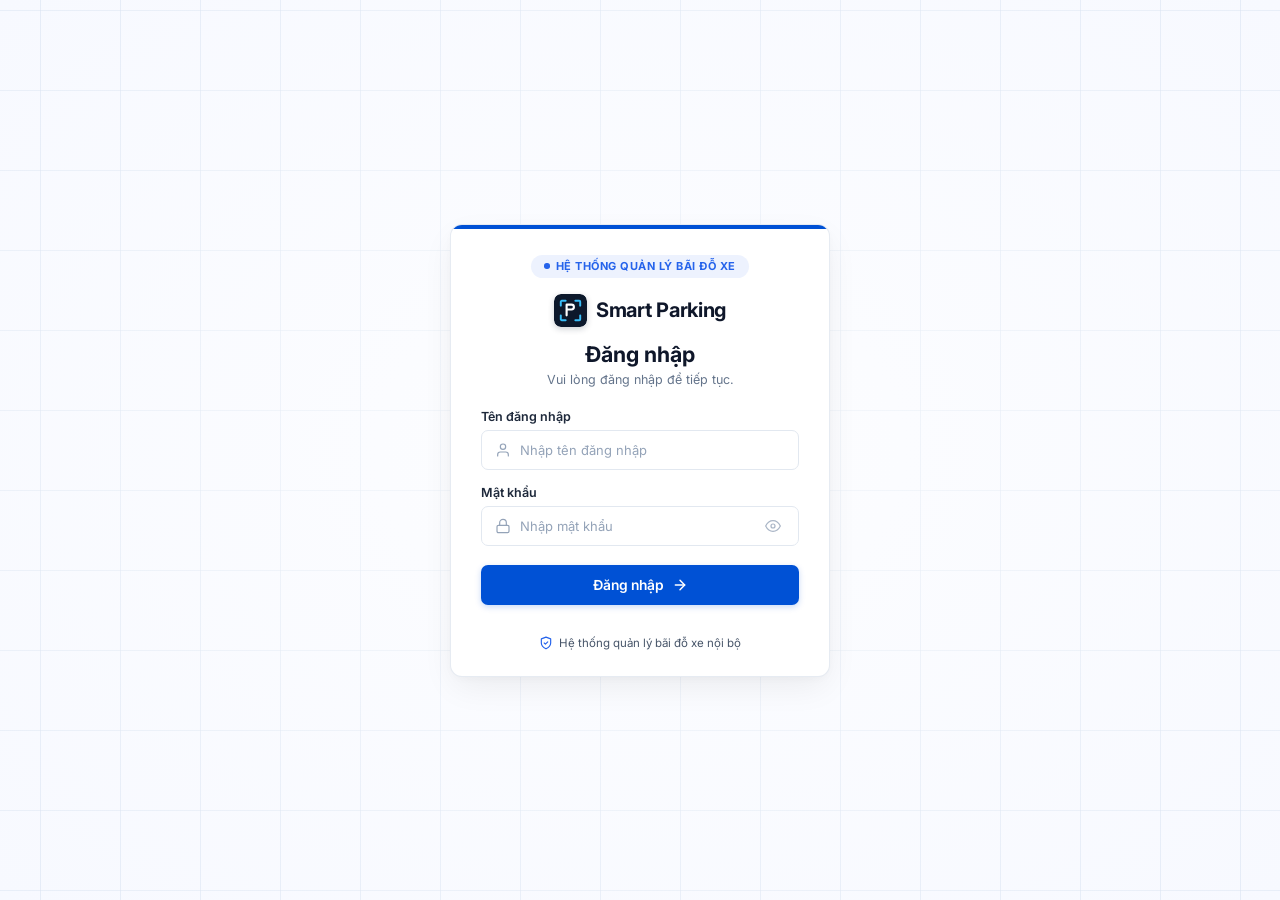
<file: Smart_Parking/Frontend/pages/login.html>
<!DOCTYPE html>
<html lang="vi">
<head>
  <meta charset="UTF-8">
  <meta name="viewport" content="width=device-width, initial-scale=1.0">
  <title>Đăng nhập - Hệ thống quản lý bãi đỗ xe ParkTech</title>
  <!-- Liên kết file CSS riêng biệt từ thư mục ../css/ -->
  <link rel="stylesheet" href="../css/login.css?v=2.0">
  <!-- Google Fonts: Inter -->
  <link rel="preconnect" href="https://fonts.googleapis.com">
  <link rel="preconnect" href="https://fonts.gstatic.com" crossorigin>
  <link href="https://fonts.googleapis.com/css2?family=Inter:wght@400;500;600;700&display=swap" rel="stylesheet">
</head>
<body>

  <!-- Thẻ đăng nhập chính -->
  <main class="login-card">
    
    <!-- Đầu thẻ: Huy hiệu hệ thống & Thương hiệu -->
    <header class="card-header">
      <!-- Huy hiệu hệ thống -->
      <div class="badge-system">
        <span class="badge-dot"></span>
        HỆ THỐNG QUẢN LÝ BÃI ĐỖ XE
      </div>

      <!-- Logo & Thương hiệu ParkTech sử dụng hình ảnh từ thư mục ../images/ -->
      <div class="brand-container">
        <img src="../images/logo.svg" alt="ParkTech Logo" class="brand-logo-img">
        <span class="brand-name">Smart Parking</span>
      </div>

      <!-- Tiêu đề và mô tả ngắn -->
      <h1 class="login-title">Đăng nhập</h1>
      <p class="login-subtitle">Vui lòng đăng nhập để tiếp tục.</p>
    </header>

    <!-- Biểu mẫu nhập thông tin đăng nhập -->
    <form class="login-form" id="loginForm" novalidate>
      <div class="login-error-box" id="loginErrorBox" style="display: none;"></div>
      
      <!-- Ô nhập Tên đăng nhập -->
      <div class="form-group">
        <label for="username" class="form-label">Tên đăng nhập</label>
        <div class="input-wrapper">
          <span class="input-icon-left">
            <img src="../images/icon-user.svg" alt="User Icon" class="input-img-icon">
          </span>
          <input 
            type="text" 
            id="username" 
            name="username" 
            class="input-field" 
            placeholder="Nhập tên đăng nhập" 
            autocomplete="username" 
            required
          >
        </div>
      </div>

      <!-- Ô nhập Mật khẩu -->
      <div class="form-group">
        <label for="password" class="form-label">Mật khẩu</label>
        <div class="input-wrapper">
          <span class="input-icon-left">
            <img src="../images/icon-lock.svg" alt="Lock Icon" class="input-img-icon">
          </span>
          <input 
            type="password" 
            id="password" 
            name="password" 
            class="input-field" 
            placeholder="Nhập mật khẩu" 
            autocomplete="current-password" 
            required
          >
          <!-- Nút ẩn / hiện mật khẩu -->
          <button type="button" class="toggle-password-btn" id="togglePassword" aria-label="Ẩn/Hiện mật khẩu">
            <img id="eyeImg" src="../images/icon-eye.svg" alt="Toggle Password" class="toggle-eye-img">
          </button>
        </div>
      </div>

      <!-- Nút Đăng nhập -->
      <button type="submit" class="btn-submit" id="btnSubmitLogin">
        <span>Đăng nhập</span>
        <img src="../images/icon-arrow-right.svg" alt="Arrow Right" class="btn-arrow-img">
      </button>

      <!-- Dòng chú thích bảo mật phía dưới -->
      <footer class="card-footer">
        <img src="../images/icon-shield.svg" alt="Shield Icon" class="footer-shield-img">
        <span>Hệ thống quản lý bãi đỗ xe nội bộ</span>
      </footer>

    </form>

  </main>

  <!-- Liên kết file JavaScript riêng biệt từ thư mục ../js/ -->
  <script src="../js/login.js?v=2.1"></script>

</body>
</html>
</file>
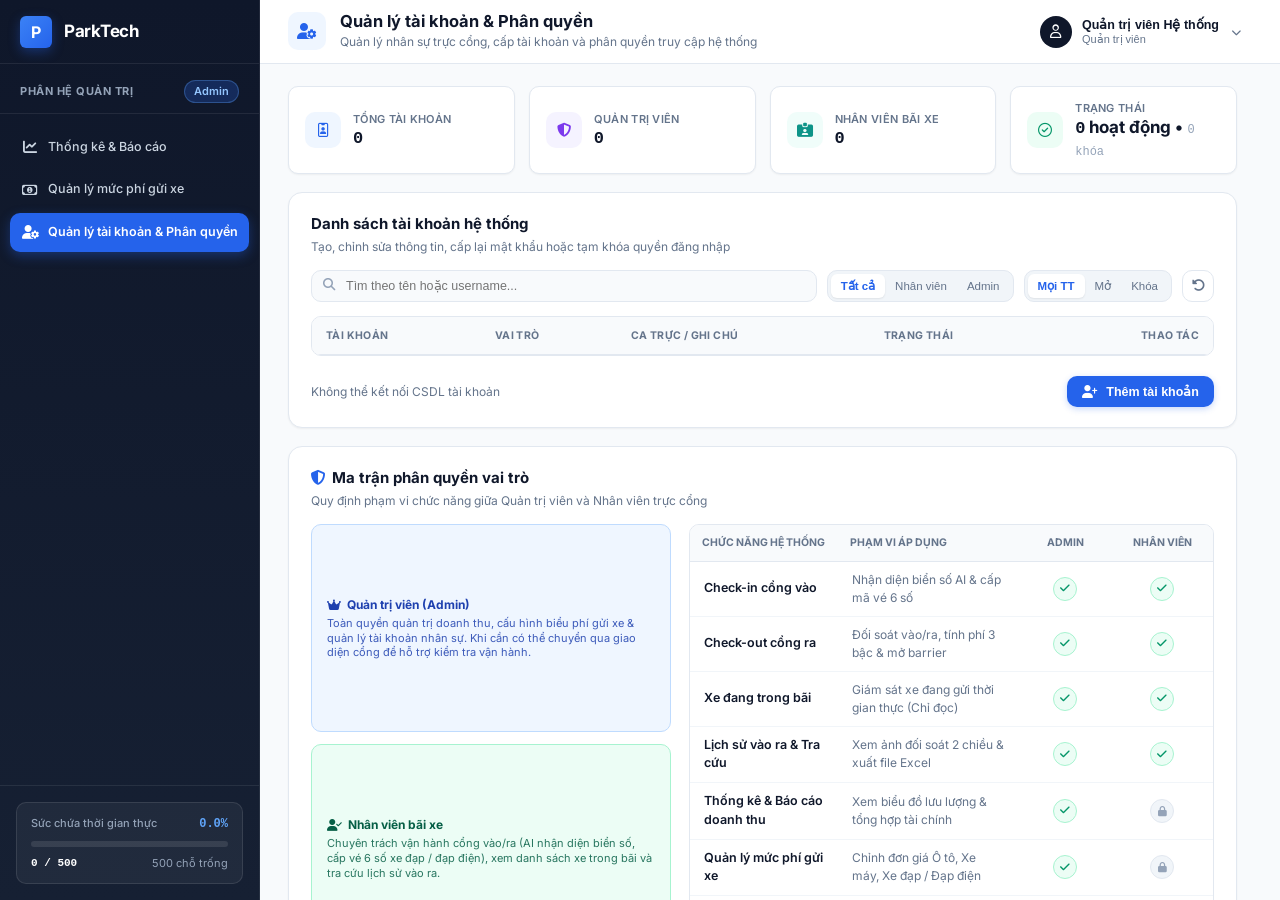
<file: Smart_Parking/Frontend/pages/Admin/accounts.html>
<!DOCTYPE html>
<html lang="vi">
<head>
  <meta charset="UTF-8">
  <meta name="viewport" content="width=device-width, initial-scale=1.0">
  <title>Quản lý tài khoản & Phân quyền - Quản trị ParkTech</title>

  <!-- File CSS chuẩn đồng bộ Admin -->
  <link rel="stylesheet" href="../../css/Admin/admin-layout.css?v=2.1">
  <link rel="stylesheet" href="../../css/Admin/accounts.css?v=5.1">
  <link rel="stylesheet" href="../../css/Employee/notification-modal.css?v=2.0">

  <!-- Font chữ Inter -->
  <link rel="preconnect" href="https://fonts.googleapis.com">
  <link rel="preconnect" href="https://fonts.gstatic.com" crossorigin>
  <link href="https://fonts.googleapis.com/css2?family=Inter:wght@400;500;600;700&display=swap" rel="stylesheet">

  <!-- Font Awesome Icons -->
  <link rel="stylesheet" href="https://cdnjs.cloudflare.com/ajax/libs/font-awesome/6.4.0/css/all.min.css">
</head>
<body>

  <!-- ======================================================================
       1. SIDEBAR QUẢN TRỊ ĐỒNG BỘ
       ====================================================================== -->
  <aside class="sidebar">
    <div class="sidebar-top">
      <div class="sidebar-logo">
        <div class="logo-badge">P</div>
        <span class="logo-text">ParkTech</span>
      </div>

      <div class="shift-status-container">
        <div class="section-label-row">
          <span class="section-label">PHÂN HỆ QUẢN TRỊ</span>
          <span class="admin-badge">Admin</span>
        </div>
      </div>

      <nav class="sidebar-nav">
        <ul>
          <li>
            <a href="dashboard.html" class="nav-item-link">
              <i class="fa-solid fa-chart-line"></i>
              <span>Thống kê &amp; Báo cáo</span>
            </a>
          </li>
          <li>
            <a href="pricing.html" class="nav-item-link">
              <i class="fa-regular fa-money-bill-1"></i>
              <span>Quản lý mức phí gửi xe</span>
            </a>
          </li>
          <li>
            <a href="accounts.html" class="nav-item-link active">
              <i class="fa-solid fa-user-gear"></i>
              <span>Quản lý tài khoản &amp; Phân quyền</span>
            </a>
          </li>
        </ul>
      </nav>
    </div>

    <div class="sidebar-bottom">
      <div class="capacity-widget-card">
        <div class="capacity-widget-header">
          <span class="widget-title">Sức chứa thời gian thực</span>
          <span class="capacity-percentage" id="capacityPercent">0.0%</span>
        </div>
        <div class="progress-track">
          <div class="progress-fill" id="capacityProgressBar" style="width: 0%;"></div>
        </div>
        <div class="capacity-widget-footer">
          <span class="capacity-count" id="capacityCurrent">0 / 500</span>
          <span class="capacity-empty" id="capacityEmpty">500 chỗ trống</span>
        </div>
      </div>
    </div>
  </aside>

  <!-- ======================================================================
       2. KHUNG NỘI DUNG CHÍNH
       ====================================================================== -->
  <div class="main-wrapper">

    <!-- Header chuẩn đồng nhất 64px -->
    <header class="app-header">
      <div class="header-left">
        <div class="header-icon-box">
          <i class="fa-solid fa-user-gear"></i>
        </div>
        <div class="header-title-group">
          <h1 class="page-title">Quản lý tài khoản &amp; Phân quyền</h1>
          <p class="page-subtitle">Quản lý nhân sự trực cổng, cấp tài khoản và phân quyền truy cập hệ thống</p>
        </div>
      </div>

      <div class="header-right">
        <div class="user-menu-wrapper">
          <button class="user-profile-btn" id="userProfileBtn" type="button" aria-haspopup="true" aria-expanded="false">
            <div class="avatar-circle">
              <i class="fa-regular fa-user"></i>
            </div>
            <div class="user-info">
              <div class="user-name">Quản trị viên</div>
              <div class="user-role">Quản trị viên</div>
            </div>
            <i class="fa-solid fa-chevron-down dropdown-arrow"></i>
          </button>

          <div class="user-dropdown-menu" id="userDropdownMenu">
            <a href="dashboard.html" class="dropdown-item">
              <i class="fa-solid fa-chart-line"></i>
              <span>Thống kê &amp; Báo cáo</span>
            </a>
            <a href="../Employee/checkin.html" class="dropdown-item">
              <i class="fa-solid fa-users-viewfinder"></i>
              <span>Chuyển sang giao diện Nhân viên</span>
            </a>
            <a href="../login.html" class="dropdown-item logout">
              <i class="fa-solid fa-arrow-right-from-bracket"></i>
              <span>Đăng xuất</span>
            </a>
          </div>
        </div>
      </div>
    </header>

    <main class="content-body">

      <!-- Dải thống kê tóm tắt gọn gàng -->
      <section class="summary-strip">
        <div class="summary-chip">
          <div class="summary-chip-icon blue"><i class="fa-regular fa-id-badge"></i></div>
          <div>
            <div class="summary-chip-label">Tổng tài khoản</div>
            <div class="summary-chip-val font-mono" id="statTotal">0</div>
          </div>
        </div>
        <div class="summary-chip">
          <div class="summary-chip-icon purple"><i class="fa-solid fa-shield-halved"></i></div>
          <div>
            <div class="summary-chip-label">Quản trị viên</div>
            <div class="summary-chip-val font-mono" id="statAdmin">0</div>
          </div>
        </div>
        <div class="summary-chip">
          <div class="summary-chip-icon teal"><i class="fa-solid fa-id-card-clip"></i></div>
          <div>
            <div class="summary-chip-label">Nhân viên bãi xe</div>
            <div class="summary-chip-val font-mono" id="statStaff">0</div>
          </div>
        </div>
        <div class="summary-chip">
          <div class="summary-chip-icon green"><i class="fa-regular fa-circle-check"></i></div>
          <div>
            <div class="summary-chip-label">Trạng thái</div>
            <div class="summary-chip-val">
              <span class="font-mono" id="statActive">0</span> hoạt động • <span class="font-mono text-muted" id="statLocked">0 khóa</span>
            </div>
          </div>
        </div>
      </section>

      <!-- Bố cục 2 cột cân đối: Danh sách tài khoản (Trái) & Ma trận phân quyền (Phải) -->
      <section class="accounts-workspace-grid">

        <!-- Cột trái: Quản lý danh sách tài khoản -->
        <div class="card accounts-list-panel">
          <div class="panel-header-flex">
            <div>
              <h2 class="panel-title">Danh sách tài khoản hệ thống</h2>
              <p class="panel-desc">Tạo, chỉnh sửa thông tin, cấp lại mật khẩu hoặc tạm khóa quyền đăng nhập</p>
            </div>
          </div>

          <!-- Thanh tìm kiếm & lọc tích hợp gọn bên trong panel -->
          <div class="inline-filter-row">
            <div class="search-input-wrapper">
              <i class="fa-solid fa-magnifying-glass"></i>
              <input type="text" id="searchInput" class="search-input" placeholder="Tìm theo tên hoặc username..." autocomplete="off">
            </div>

            <div class="filter-btn-group" id="roleFilterGroup">
              <button type="button" class="filter-pill-btn active" data-role="all">Tất cả</button>
              <button type="button" class="filter-pill-btn" data-role="employee">Nhân viên</button>
              <button type="button" class="filter-pill-btn" data-role="admin">Admin</button>
            </div>

            <div class="filter-btn-group" id="statusFilterGroup">
              <button type="button" class="filter-pill-btn active" data-status="all">Mọi TT</button>
              <button type="button" class="filter-pill-btn" data-status="active">Mở</button>
              <button type="button" class="filter-pill-btn" data-status="locked">Khóa</button>
            </div>

            <button type="button" class="btn-reset-filter" id="btnResetFilter" title="Đặt lại bộ lọc">
              <i class="fa-solid fa-rotate-left"></i>
            </button>
          </div>

          <div class="table-responsive">
            <table class="custom-table">
              <thead>
                <tr>
                  <th>TÀI KHOẢN</th>
                  <th>VAI TRÒ</th>
                  <th>CA TRỰC / GHI CHÚ</th>
                  <th>TRẠNG THÁI</th>
                  <th style="text-align: right;">THAO TÁC</th>
                </tr>
              </thead>
              <tbody id="accountsTableBody">
                <!-- Render tự động bởi accounts.js -->
              </tbody>
            </table>
          </div>

          <div class="table-pagination-footer">
            <div class="pagination-info" id="paginationInfo">Đang tải...</div>
            <div class="table-footer-right">
              <div class="pagination-controls" id="paginationControls"></div>
              <button type="button" class="btn-add-account" id="btnAddAccount">
                <i class="fa-solid fa-user-plus"></i>
                <span>Thêm tài khoản</span>
              </button>
            </div>
          </div>
        </div>

        <!-- Khối dưới: Ma trận phân quyền theo vai trò (Full width, cân 2 cột gọn gàng) -->
        <section class="card permissions-panel">
          <div class="panel-header-flex">
            <div>
              <h2 class="panel-title"><i class="fa-solid fa-shield-halved" style="color: #2563eb; margin-right: 6px;"></i>Ma trận phân quyền vai trò</h2>
              <p class="panel-desc">Quy định phạm vi chức năng giữa Quản trị viên và Nhân viên trực cổng</p>
            </div>
          </div>

          <div class="permissions-split-body">
            <div class="role-summary-cards">
              <div class="role-cards-stack">
                <div class="role-info-pill admin">
                  <div class="role-pill-head">
                    <i class="fa-solid fa-crown"></i>
                    <span>Quản trị viên (Admin)</span>
                  </div>
                  <small>Toàn quyền quản trị doanh thu, cấu hình biểu phí gửi xe &amp; quản lý tài khoản nhân sự. Khi cần có thể chuyển qua giao diện cổng để hỗ trợ kiểm tra vận hành.</small>
                </div>
                <div class="role-info-pill staff">
                  <div class="role-pill-head">
                    <i class="fa-solid fa-user-check"></i>
                    <span>Nhân viên bãi xe</span>
                  </div>
                  <small>Chuyên trách vận hành cổng vào/ra (AI nhận diện biển số, cấp vé 6 số xe đạp / đạp điện), xem danh sách xe trong bãi và tra cứu lịch sử vào ra.</small>
                </div>
              </div>
            </div>

            <div class="perm-matrix-wrapper">
              <table class="perm-matrix-table">
                <thead>
                  <tr>
                    <th>CHỨC NĂNG HỆ THỐNG</th>
                    <th>PHẠM VI ÁP DỤNG</th>
                    <th style="text-align: center; width: 92px;">ADMIN</th>
                    <th style="text-align: center; width: 102px;">NHÂN VIÊN</th>
                  </tr>
                </thead>
                <tbody>
                  <tr>
                    <td><div class="perm-name">Check-in cổng vào</div></td>
                    <td><div class="perm-scope">Nhận diện biển số AI &amp; cấp mã vé 6 số</div></td>
                    <td class="perm-cell"><span class="perm-yes" title="Được phép"><i class="fa-solid fa-check"></i></span></td>
                    <td class="perm-cell"><span class="perm-yes" title="Được phép"><i class="fa-solid fa-check"></i></span></td>
                  </tr>
                  <tr>
                    <td><div class="perm-name">Check-out cổng ra</div></td>
                    <td><div class="perm-scope">Đối soát vào/ra, tính phí 3 bậc &amp; mở barrier</div></td>
                    <td class="perm-cell"><span class="perm-yes" title="Được phép"><i class="fa-solid fa-check"></i></span></td>
                    <td class="perm-cell"><span class="perm-yes" title="Được phép"><i class="fa-solid fa-check"></i></span></td>
                  </tr>
                  <tr>
                    <td><div class="perm-name">Xe đang trong bãi</div></td>
                    <td><div class="perm-scope">Giám sát xe đang gửi thời gian thực (Chỉ đọc)</div></td>
                    <td class="perm-cell"><span class="perm-yes" title="Được phép"><i class="fa-solid fa-check"></i></span></td>
                    <td class="perm-cell"><span class="perm-yes" title="Được phép"><i class="fa-solid fa-check"></i></span></td>
                  </tr>
                  <tr>
                    <td><div class="perm-name">Lịch sử vào ra &amp; Tra cứu</div></td>
                    <td><div class="perm-scope">Xem ảnh đối soát 2 chiều &amp; xuất file Excel</div></td>
                    <td class="perm-cell"><span class="perm-yes" title="Được phép"><i class="fa-solid fa-check"></i></span></td>
                    <td class="perm-cell"><span class="perm-yes" title="Được phép"><i class="fa-solid fa-check"></i></span></td>
                  </tr>
                  <tr>
                    <td><div class="perm-name">Thống kê &amp; Báo cáo doanh thu</div></td>
                    <td><div class="perm-scope">Xem biểu đồ lưu lượng &amp; tổng hợp tài chính</div></td>
                    <td class="perm-cell"><span class="perm-yes" title="Toàn quyền"><i class="fa-solid fa-check"></i></span></td>
                    <td class="perm-cell"><span class="perm-no" title="Không có quyền"><i class="fa-solid fa-lock"></i></span></td>
                  </tr>
                  <tr>
                    <td><div class="perm-name">Quản lý mức phí gửi xe</div></td>
                    <td><div class="perm-scope">Chỉnh đơn giá Ô tô, Xe máy, Xe đạp / Đạp điện</div></td>
                    <td class="perm-cell"><span class="perm-yes" title="Toàn quyền"><i class="fa-solid fa-check"></i></span></td>
                    <td class="perm-cell"><span class="perm-no" title="Không có quyền"><i class="fa-solid fa-lock"></i></span></td>
                  </tr>
                  <tr>
                    <td><div class="perm-name">Quản lý tài khoản &amp; Phân quyền</div></td>
                    <td><div class="perm-scope">Thêm, sửa, phân ca trực &amp; khóa tài khoản</div></td>
                    <td class="perm-cell"><span class="perm-yes" title="Toàn quyền"><i class="fa-solid fa-check"></i></span></td>
                    <td class="perm-cell"><span class="perm-no" title="Không có quyền"><i class="fa-solid fa-lock"></i></span></td>
                  </tr>
                </tbody>
              </table>
            </div>
          </div>
        </section>

      </section>

    </main>
  </div>

  <!-- ======================================================================
       MODAL: THÊM / CẬP NHẬT TÀI KHOẢN
       ====================================================================== -->
  <div class="modal-backdrop" id="accountModalBackdrop">
    <div class="modal-card">
      <div class="modal-header">
        <div class="modal-title">
          <i class="fa-solid fa-user-plus" style="color: #2563eb; margin-right: 8px;"></i>
          <span id="modalFormTitle">Thêm tài khoản mới</span>
        </div>
        <button type="button" class="modal-close-btn" id="modalCloseBtn" aria-label="Đóng">
          <i class="fa-solid fa-xmark"></i>
        </button>
      </div>

      <form class="modal-body" id="accountForm">
        <div class="form-group">
          <label for="inputUsername" class="form-label">Tên đăng nhập *</label>
          <input type="text" id="inputUsername" class="input-field font-mono" placeholder="ví dụ: nv_baove02" required>
        </div>

        <div class="form-group">
          <label for="inputFullName" class="form-label">Họ và tên *</label>
          <input type="text" id="inputFullName" class="input-field" placeholder="ví dụ: Lê Minh Tuấn" required>
        </div>

        <div class="form-group">
          <label for="selectRole" class="form-label">Vai trò phân quyền *</label>
          <select id="selectRole" class="input-field">
            <option value="employee">Nhân viên bãi xe (Cổng vào/ra &amp; Tra cứu)</option>
            <option value="admin">Quản trị viên (Toàn quyền hệ thống)</option>
          </select>
        </div>

        <div class="form-group">
          <label for="inputShift" class="form-label">Ca trực phân công *</label>
          <select id="inputShift" class="input-field">
            <option value="Ca sáng (06:00 - 14:00)">Ca sáng (06:00 - 14:00)</option>
            <option value="Ca chiều (14:00 - 22:00)">Ca chiều (14:00 - 22:00)</option>
            <option value="Ca đêm (22:00 - 06:00)">Ca đêm (22:00 - 06:00)</option>
            <option value="Trực ca linh hoạt (Xoay ca)">Trực ca linh hoạt (Xoay ca)</option>
            <option value="Toàn quyền quản trị (24/7)">Toàn quyền quản trị (24/7)</option>
          </select>
        </div>

        <div class="form-group" id="passwordGroup">
          <label for="inputPassword" class="form-label" id="passwordLabel">Mật khẩu khởi tạo *</label>
          <div class="password-input-wrapper">
            <input type="text" id="inputPassword" class="input-field font-mono" placeholder="Tối thiểu 6 ký tự" required>
            <button type="button" class="btn-copy-pwd" id="btnCopyPwd" title="Sao chép mật khẩu">
              <i class="fa-regular fa-copy"></i>
            </button>
          </div>
        </div>

        <div class="modal-footer">
          <button type="button" class="btn-secondary" id="modalCancelBtn">Hủy bỏ</button>
          <button type="submit" class="btn-primary" id="modalSubmitBtn">Lưu tài khoản</button>
        </div>
      </form>
    </div>
  </div>

  <!-- Toast dự phòng -->
  <div class="toast-notification" id="toastNotification">
    <i class="fa-solid fa-circle-check toast-icon"></i>
    <div class="toast-body">
      <div class="toast-title" id="toastTitle">Thành công!</div>
      <div class="toast-desc" id="toastDesc">Thao tác đã được hệ thống ghi nhận.</div>
    </div>
  </div>

  <!-- JS xử lý -->
  <script src="../../js/Employee/notification-modal.js?v=3.0"></script>
  <script src="../../js/Admin/admin-common.js?v=1.0"></script>
  <script src="../../js/Admin/accounts.js?v=4.0"></script>
</body>
</html>
</file>
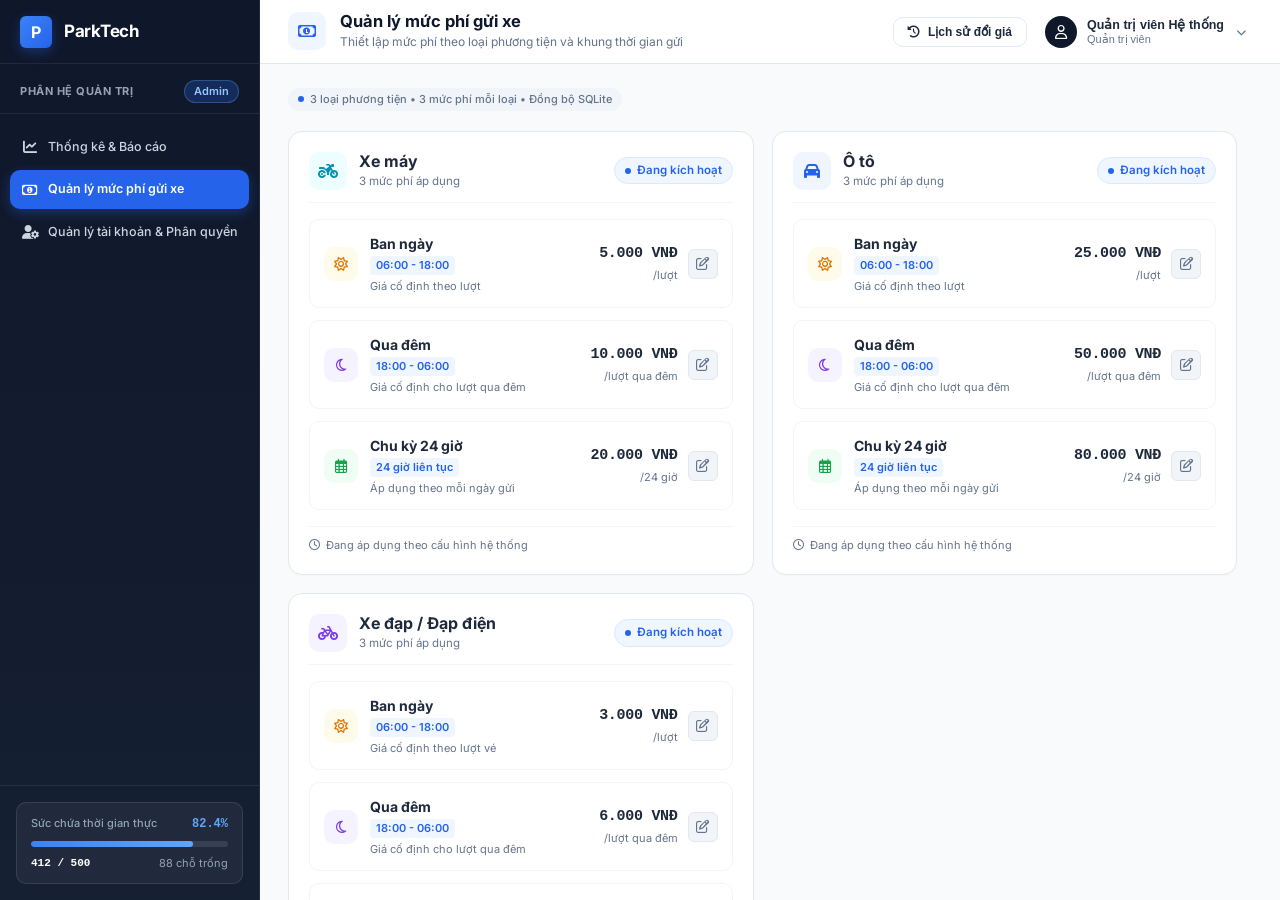
<file: Smart_Parking/Frontend/pages/Admin/pricing.html>
<!DOCTYPE html>
<html lang="vi">
<head>
  <meta charset="UTF-8">
  <meta name="viewport" content="width=device-width, initial-scale=1.0">
  <title>Quản lý mức phí gửi xe - Quản trị ParkTech</title>

  <!-- File CSS riêng biệt theo chuẩn phân hệ Admin -->
  <link rel="stylesheet" href="../../css/Admin/admin-layout.css?v=2.1">
  <link rel="stylesheet" href="../../css/Admin/pricing.css?v=5.1">
  <link rel="stylesheet" href="../../css/Employee/notification-modal.css?v=2.0">

  <!-- Font chữ Inter -->
  <link rel="preconnect" href="https://fonts.googleapis.com">
  <link rel="preconnect" href="https://fonts.gstatic.com" crossorigin>
  <link href="https://fonts.googleapis.com/css2?family=Inter:wght@400;500;600;700&display=swap" rel="stylesheet">

  <!-- Font Awesome Icons -->
  <link rel="stylesheet" href="https://cdnjs.cloudflare.com/ajax/libs/font-awesome/6.4.0/css/all.min.css">
</head>
<body>

  <!-- ======================================================================
       1. SIDEBAR: THANH ĐIỀU HƯỚNG QUẢN TRỊ VIÊN (ADMIN)
       ====================================================================== -->
  <aside class="sidebar">
    <div class="sidebar-top">
      <!-- Thương hiệu & Logo -->
      <div class="sidebar-logo">
        <div class="logo-badge">P</div>
        <span class="logo-text">ParkTech</span>
      </div>

      <!-- Nhãn phân hệ Quản trị -->
      <div class="shift-status-container">
        <div class="section-label-row">
          <span class="section-label">PHÂN HỆ QUẢN TRỊ</span>
          <span class="admin-badge">Admin</span>
        </div>
      </div>

      <!-- Danh mục menu quản trị -->
      <nav class="sidebar-nav">
        <ul>
          <li>
            <a href="dashboard.html" class="nav-item-link">
              <i class="fa-solid fa-chart-line"></i>
              <span>Thống kê & Báo cáo</span>
            </a>
          </li>
          <li>
            <a href="pricing.html" class="nav-item-link active">
              <i class="fa-regular fa-money-bill-1"></i>
              <span>Quản lý mức phí gửi xe</span>
            </a>
          </li>
          <li>
            <a href="accounts.html" class="nav-item-link">
              <i class="fa-solid fa-user-gear"></i>
              <span>Quản lý tài khoản & Phân quyền</span>
            </a>
          </li>
        </ul>
      </nav>
    </div>

    <!-- Nửa dưới Sidebar: Sức chứa thời gian thực bãi đỗ xe -->
    <div class="sidebar-bottom">
      <div class="capacity-widget-card">
        <div class="capacity-widget-header">
          <span class="widget-title">Sức chứa thời gian thực</span>
          <span class="capacity-percentage">82.4%</span>
        </div>
        <div class="progress-track">
          <div class="progress-fill" style="width: 82.4%;"></div>
        </div>
        <div class="capacity-widget-footer">
          <span class="capacity-count">412 / 500</span>
          <span class="capacity-empty">88 chỗ trống</span>
        </div>
      </div>
    </div>
  </aside>

  <!-- ======================================================================
       2. KHUNG NỘI DUNG CHÍNH (MAIN WRAPPER)
       ====================================================================== -->
  <div class="main-wrapper">

    <!-- Header Trang Admin -->
    <header class="app-header">
      <div class="header-left">
        <div class="header-icon-box">
          <i class="fa-regular fa-money-bill-1"></i>
        </div>
        <div class="header-title-group">
          <h1 class="page-title">Quản lý mức phí gửi xe</h1>
          <p class="page-subtitle">Thiết lập mức phí theo loại phương tiện và khung thời gian gửi</p>
        </div>
      </div>

      <div class="header-right">
        <!-- Nút Xem nhật ký thay đổi giá (Audit Log) -->
        <button type="button" class="btn-history-log" id="btnHistoryLog">
          <i class="fa-solid fa-clock-rotate-left"></i>
          <span>Lịch sử đổi giá</span>
        </button>

        <!-- Dropdown Quản trị viên -->
        <div class="user-menu-wrapper">
          <button class="user-profile-btn" id="userProfileBtn" type="button" aria-haspopup="true" aria-expanded="false">
            <div class="avatar-circle">
              <i class="fa-regular fa-user"></i>
            </div>
            <div class="user-info">
              <div class="user-name">Quản trị viên</div>
              <div class="user-role">Quản trị viên</div>
            </div>
            <i class="fa-solid fa-chevron-down dropdown-arrow"></i>
          </button>

          <!-- Menu thả xuống -->
          <div class="user-dropdown-menu" id="userDropdownMenu">
            <a href="dashboard.html" class="dropdown-item">
              <i class="fa-solid fa-chart-line"></i>
              <span>Thống kê &amp; Báo cáo</span>
            </a>
            <a href="../Employee/checkin.html" class="dropdown-item">
              <i class="fa-solid fa-users-viewfinder"></i>
              <span>Chuyển sang giao diện Nhân viên</span>
            </a>
            <a href="../login.html" class="dropdown-item logout">
              <i class="fa-solid fa-arrow-right-from-bracket"></i>
              <span>Đăng xuất</span>
            </a>
          </div>
        </div>
      </div>
    </header>

    <!-- Thân trang cuộn (Content Body) -->
    <main class="content-body">
      <div class="header-meta-pill" style="align-self: flex-start; margin-top: 0;">
        <span class="meta-dot"></span>
        <span id="headerMetaSummary">3 loại phương tiện • 3 mức phí mỗi loại • Đồng bộ SQLite</span>
      </div>

      <!-- Lưới 2 cột: Bảng phí Xe máy & Bảng phí Ô tô -->
      <section class="pricing-grid">

        <!-- CỘT 1: BẢNG GIÁ XE MÁY -->
        <article class="card pricing-card">
          <!-- Card Header -->
          <div class="pricing-card-header">
            <div class="vehicle-title-wrapper">
              <div class="vehicle-icon-box vehicle-icon-motor">
                <i class="fa-solid fa-motorcycle"></i>
              </div>
              <div class="vehicle-title-info">
                <h2 class="vehicle-name">Xe máy</h2>
                <span class="vehicle-rules-count">3 mức phí áp dụng</span>
              </div>
            </div>
            <div class="status-active-badge">
              <span class="status-active-dot"></span>
              <span>Đang kích hoạt</span>
            </div>
          </div>

          <!-- Danh sách 3 mức phí của Xe máy -->
          <div class="pricing-rules-list">
            <!-- 1. Ban ngày -->
            <div class="rule-item">
              <div class="rule-left">
                <div class="rule-icon-box rule-icon-day">
                  <i class="fa-regular fa-sun"></i>
                </div>
                <div class="rule-details">
                  <div class="rule-name">Ban ngày</div>
                  <div class="rule-time-badge">06:00 - 18:00</div>
                  <div class="rule-desc">Giá cố định theo lượt</div>
                </div>
              </div>
              <div class="rule-right">
                <div class="price-value-box">
                  <span class="price-number font-mono" id="price-motor-day">5.000 VNĐ</span>
                  <span class="price-unit">/lượt</span>
                </div>
                <button type="button" class="btn-edit-rule" data-vehicle="motor" data-tier="day" aria-label="Chỉnh sửa mức phí">
                  <i class="fa-regular fa-pen-to-square"></i>
                </button>
              </div>
            </div>

            <!-- 2. Qua đêm -->
            <div class="rule-item">
              <div class="rule-left">
                <div class="rule-icon-box rule-icon-night">
                  <i class="fa-regular fa-moon"></i>
                </div>
                <div class="rule-details">
                  <div class="rule-name">Qua đêm</div>
                  <div class="rule-time-badge">18:00 - 06:00</div>
                  <div class="rule-desc">Giá cố định cho lượt qua đêm</div>
                </div>
              </div>
              <div class="rule-right">
                <div class="price-value-box">
                  <span class="price-number font-mono" id="price-motor-night">10.000 VNĐ</span>
                  <span class="price-unit">/lượt qua đêm</span>
                </div>
                <button type="button" class="btn-edit-rule" data-vehicle="motor" data-tier="night" aria-label="Chỉnh sửa mức phí">
                  <i class="fa-regular fa-pen-to-square"></i>
                </button>
              </div>
            </div>

            <!-- 3. Chu kỳ 24 giờ -->
            <div class="rule-item">
              <div class="rule-left">
                <div class="rule-icon-box rule-icon-cycle">
                  <i class="fa-regular fa-calendar-days"></i>
                </div>
                <div class="rule-details">
                  <div class="rule-name">Chu kỳ 24 giờ</div>
                  <div class="rule-time-badge">24 giờ liên tục</div>
                  <div class="rule-desc">Áp dụng theo mỗi ngày gửi</div>
                </div>
              </div>
              <div class="rule-right">
                <div class="price-value-box">
                  <span class="price-number font-mono" id="price-motor-cycle">20.000 VNĐ</span>
                  <span class="price-unit">/24 giờ</span>
                </div>
                <button type="button" class="btn-edit-rule" data-vehicle="motor" data-tier="cycle" aria-label="Chỉnh sửa mức phí">
                  <i class="fa-regular fa-pen-to-square"></i>
                </button>
              </div>
            </div>
          </div>

          <!-- Chân thẻ: Thông tin lần cập nhật gần nhất -->
          <div class="pricing-card-footer" id="footer-motor">
            <i class="fa-regular fa-clock"></i>
            <span>Đồng bộ từ cơ sở dữ liệu hệ thống</span>
          </div>
        </article>

        <!-- CỘT 2: BẢNG GIÁ Ô TÔ -->
        <article class="card pricing-card">
          <!-- Card Header -->
          <div class="pricing-card-header">
            <div class="vehicle-title-wrapper">
              <div class="vehicle-icon-box vehicle-icon-car">
                <i class="fa-solid fa-car"></i>
              </div>
              <div class="vehicle-title-info">
                <h2 class="vehicle-name">Ô tô</h2>
                <span class="vehicle-rules-count">3 mức phí áp dụng</span>
              </div>
            </div>
            <div class="status-active-badge">
              <span class="status-active-dot"></span>
              <span>Đang kích hoạt</span>
            </div>
          </div>

          <!-- Danh sách 3 mức phí của Ô tô -->
          <div class="pricing-rules-list">
            <!-- 1. Ban ngày -->
            <div class="rule-item">
              <div class="rule-left">
                <div class="rule-icon-box rule-icon-day">
                  <i class="fa-regular fa-sun"></i>
                </div>
                <div class="rule-details">
                  <div class="rule-name">Ban ngày</div>
                  <div class="rule-time-badge">06:00 - 18:00</div>
                  <div class="rule-desc">Giá cố định theo lượt</div>
                </div>
              </div>
              <div class="rule-right">
                <div class="price-value-box">
                  <span class="price-number font-mono" id="price-car-day">25.000 VNĐ</span>
                  <span class="price-unit">/lượt</span>
                </div>
                <button type="button" class="btn-edit-rule" data-vehicle="car" data-tier="day" aria-label="Chỉnh sửa mức phí">
                  <i class="fa-regular fa-pen-to-square"></i>
                </button>
              </div>
            </div>

            <!-- 2. Qua đêm -->
            <div class="rule-item">
              <div class="rule-left">
                <div class="rule-icon-box rule-icon-night">
                  <i class="fa-regular fa-moon"></i>
                </div>
                <div class="rule-details">
                  <div class="rule-name">Qua đêm</div>
                  <div class="rule-time-badge">18:00 - 06:00</div>
                  <div class="rule-desc">Giá cố định cho lượt qua đêm</div>
                </div>
              </div>
              <div class="rule-right">
                <div class="price-value-box">
                  <span class="price-number font-mono" id="price-car-night">50.000 VNĐ</span>
                  <span class="price-unit">/lượt qua đêm</span>
                </div>
                <button type="button" class="btn-edit-rule" data-vehicle="car" data-tier="night" aria-label="Chỉnh sửa mức phí">
                  <i class="fa-regular fa-pen-to-square"></i>
                </button>
              </div>
            </div>

            <!-- 3. Chu kỳ 24 giờ -->
            <div class="rule-item">
              <div class="rule-left">
                <div class="rule-icon-box rule-icon-cycle">
                  <i class="fa-regular fa-calendar-days"></i>
                </div>
                <div class="rule-details">
                  <div class="rule-name">Chu kỳ 24 giờ</div>
                  <div class="rule-time-badge">24 giờ liên tục</div>
                  <div class="rule-desc">Áp dụng theo mỗi ngày gửi</div>
                </div>
              </div>
              <div class="rule-right">
                <div class="price-value-box">
                  <span class="price-number font-mono" id="price-car-cycle">80.000 VNĐ</span>
                  <span class="price-unit">/24 giờ</span>
                </div>
                <button type="button" class="btn-edit-rule" data-vehicle="car" data-tier="cycle" aria-label="Chỉnh sửa mức phí">
                  <i class="fa-regular fa-pen-to-square"></i>
                </button>
              </div>
            </div>
          </div>

          <!-- Chân thẻ: Thông tin lần cập nhật gần nhất -->
          <div class="pricing-card-footer" id="footer-car">
            <i class="fa-regular fa-clock"></i>
            <span>Đồng bộ từ cơ sở dữ liệu hệ thống</span>
          </div>
        </article>

        <!-- CỘT 3: BẢNG GIÁ XE ĐẠP / ĐẠP ĐIỆN -->
        <article class="card pricing-card">
          <div class="pricing-card-header">
            <div class="vehicle-title-wrapper">
              <div class="vehicle-icon-box vehicle-icon-bike">
                <i class="fa-solid fa-bicycle"></i>
              </div>
              <div class="vehicle-title-info">
                <h2 class="vehicle-name">Xe đạp / Đạp điện</h2>
                <span class="vehicle-rules-count">3 mức phí áp dụng</span>
              </div>
            </div>
            <div class="status-active-badge">
              <span class="status-active-dot"></span>
              <span>Đang kích hoạt</span>
            </div>
          </div>

          <div class="pricing-rules-list">
            <div class="rule-item">
              <div class="rule-left">
                <div class="rule-icon-box rule-icon-day">
                  <i class="fa-regular fa-sun"></i>
                </div>
                <div class="rule-details">
                  <div class="rule-name">Ban ngày</div>
                  <div class="rule-time-badge">06:00 - 18:00</div>
                  <div class="rule-desc">Giá cố định theo lượt vé</div>
                </div>
              </div>
              <div class="rule-right">
                <div class="price-value-box">
                  <span class="price-number font-mono" id="price-bike-day">3.000 VNĐ</span>
                  <span class="price-unit">/lượt</span>
                </div>
                <button type="button" class="btn-edit-rule" data-vehicle="bike" data-tier="day" aria-label="Chỉnh sửa mức phí">
                  <i class="fa-regular fa-pen-to-square"></i>
                </button>
              </div>
            </div>

            <div class="rule-item">
              <div class="rule-left">
                <div class="rule-icon-box rule-icon-night">
                  <i class="fa-regular fa-moon"></i>
                </div>
                <div class="rule-details">
                  <div class="rule-name">Qua đêm</div>
                  <div class="rule-time-badge">18:00 - 06:00</div>
                  <div class="rule-desc">Giá cố định cho lượt qua đêm</div>
                </div>
              </div>
              <div class="rule-right">
                <div class="price-value-box">
                  <span class="price-number font-mono" id="price-bike-night">6.000 VNĐ</span>
                  <span class="price-unit">/lượt qua đêm</span>
                </div>
                <button type="button" class="btn-edit-rule" data-vehicle="bike" data-tier="night" aria-label="Chỉnh sửa mức phí">
                  <i class="fa-regular fa-pen-to-square"></i>
                </button>
              </div>
            </div>

            <div class="rule-item">
              <div class="rule-left">
                <div class="rule-icon-box rule-icon-cycle">
                  <i class="fa-regular fa-calendar-days"></i>
                </div>
                <div class="rule-details">
                  <div class="rule-name">Chu kỳ 24 giờ</div>
                  <div class="rule-time-badge">24 giờ liên tục</div>
                  <div class="rule-desc">Áp dụng theo mỗi ngày gửi</div>
                </div>
              </div>
              <div class="rule-right">
                <div class="price-value-box">
                  <span class="price-number font-mono" id="price-bike-cycle">12.000 VNĐ</span>
                  <span class="price-unit">/24 giờ</span>
                </div>
                <button type="button" class="btn-edit-rule" data-vehicle="bike" data-tier="cycle" aria-label="Chỉnh sửa mức phí">
                  <i class="fa-regular fa-pen-to-square"></i>
                </button>
              </div>
            </div>
          </div>

          <div class="pricing-card-footer" id="footer-bike">
            <i class="fa-regular fa-clock"></i>
            <span>Đồng bộ từ cơ sở dữ liệu hệ thống</span>
          </div>
        </article>

      </section>

    </main>
  </div>

  <!-- ======================================================================
       MODAL 1: CHỈNH SỬA MỨC PHÍ GỬI XE
       ====================================================================== -->
  <div class="modal-backdrop" id="editPriceModalBackdrop">
    <div class="modal-card">
      <div class="modal-header">
        <div class="modal-title">
          <i class="fa-regular fa-pen-to-square" style="color: #2563eb; margin-right: 6px;"></i>
          <span>Cập nhật mức phí gửi xe</span>
        </div>
        <button type="button" class="modal-close-btn" id="modalCloseBtn" aria-label="Đóng">
          <i class="fa-solid fa-xmark"></i>
        </button>
      </div>

      <form class="modal-body" id="editPriceForm">
        <div class="form-group">
          <label class="form-label">Loại phương tiện & Khung giờ</label>
          <div class="modal-rule-badge" id="modalRuleName">Xe máy • Ban ngày (06:00 - 22:00)</div>
        </div>

        <div class="form-group">
          <label for="inputNewPrice" class="form-label">Mức giá mới (VNĐ)</label>
          <div class="input-money-wrapper">
            <input type="number" id="inputNewPrice" class="input-field font-mono" min="1000" step="1000" required>
            <span class="input-currency-suffix">VNĐ</span>
          </div>
          <span class="input-hint">Nhập số tiền chia hết cho 1.000 VNĐ</span>
        </div>

        <div class="modal-footer">
          <button type="button" class="btn-secondary" id="modalCancelBtn">Hủy bỏ</button>
          <button type="submit" class="btn-primary">Lưu thay đổi</button>
        </div>
      </form>
    </div>
  </div>

  <!-- ======================================================================
       MODAL 2: LỊCH SỬ THAY ĐỔI BIỂU PHÍ (AUDIT LOG)
       ====================================================================== -->
  <div class="modal-backdrop" id="historyLogModalBackdrop">
    <div class="modal-card modal-card-wide">
      <div class="modal-header">
        <div class="modal-title">
          <i class="fa-solid fa-clock-rotate-left" style="color: #2563eb; margin-right: 6px;"></i>
          <span>Nhật ký các lần thay đổi mức phí</span>
        </div>
        <button type="button" class="modal-close-btn" id="historyLogCloseBtn" aria-label="Đóng">
          <i class="fa-solid fa-xmark"></i>
        </button>
      </div>

      <div class="modal-body">
        <div class="table-responsive">
          <table class="log-table">
            <thead>
              <tr>
                <th>THỜI GIAN ĐỔI</th>
                <th>PHƯƠNG TIỆN</th>
                <th>MỨC PHÍ</th>
                <th>GIÁ CŨ</th>
                <th>GIÁ MỚI</th>
                <th>NGƯỜI THỰC HIỆN</th>
              </tr>
            </thead>
            <tbody id="historyLogTableBody">
              <!-- Render động bởi pricing.js -->
            </tbody>
          </table>
        </div>
      </div>

      <div class="modal-footer" style="padding: 12px 20px;">
        <button type="button" class="btn-secondary" id="historyLogCloseFooterBtn">Đóng</button>
      </div>
    </div>
  </div>

  <!-- ======================================================================
       TOAST THÔNG BÁO LƯU THÀNH CÔNG
       ====================================================================== -->
  <div class="toast-notification" id="toastNotification">
    <i class="fa-solid fa-circle-check toast-icon"></i>
    <div class="toast-body">
      <div class="toast-title">Cập nhật thành công!</div>
      <div class="toast-desc" id="toastDesc">Biểu phí mới đã được áp dụng ngay lập tức cho các lượt xe vào tiếp theo.</div>
    </div>
  </div>

  <!-- File JavaScript xử lý logic Giá vé -->
  <script src="../../js/Employee/notification-modal.js?v=3.0"></script>
  <script src="../../js/Admin/admin-common.js?v=1.0"></script>
  <script src="../../js/Admin/pricing.js?v=2.0"></script>
</body>
</html>
</file>
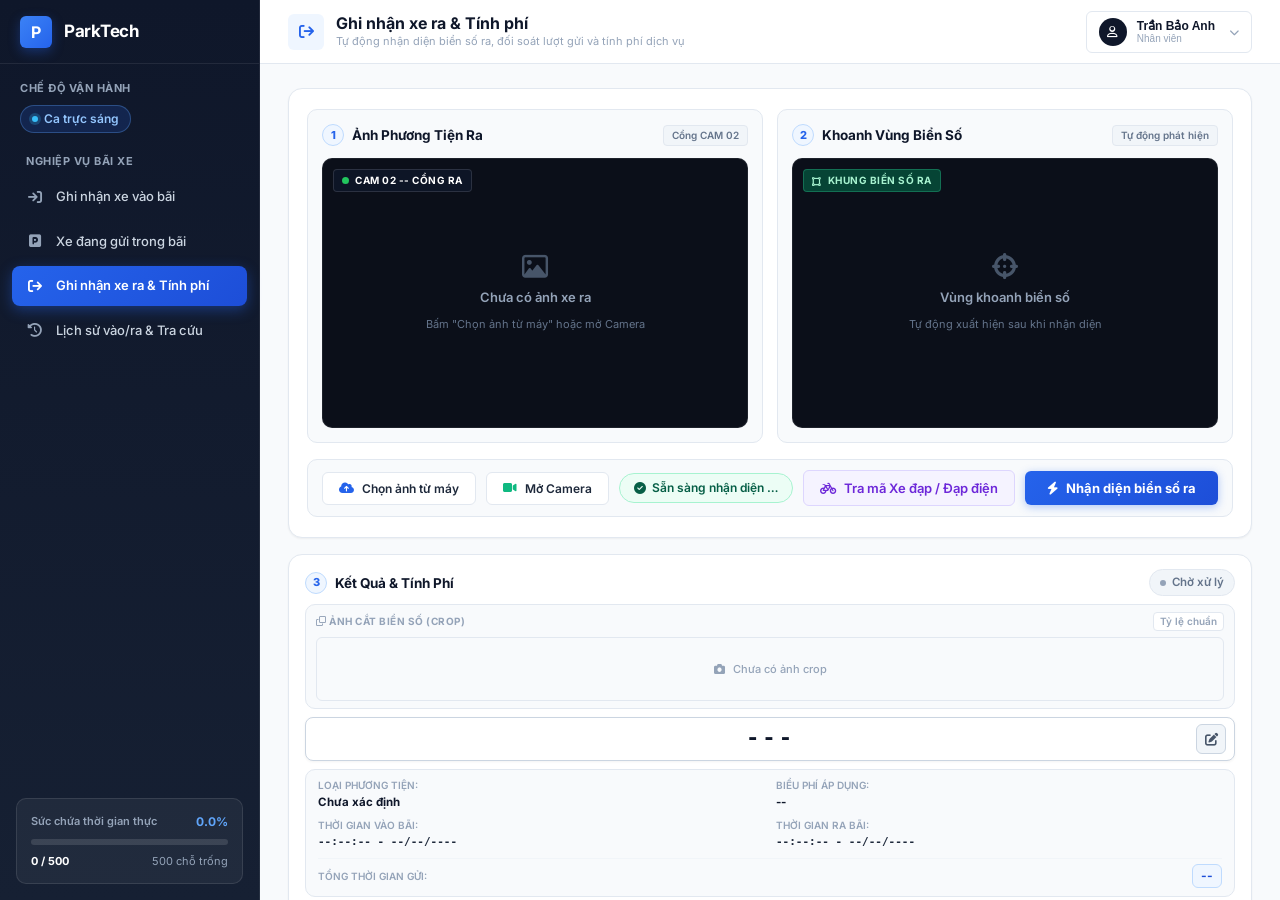
<file: Smart_Parking/Frontend/pages/Employee/checkout.html>
<!DOCTYPE html>
<html lang="vi">
<head>
  <meta charset="UTF-8">
  <meta name="viewport" content="width=device-width, initial-scale=1.0">
  <title>Ghi nhận xe ra & Tính phí - ParkAIVision</title>
  
  <!-- File CSS riêng biệt cho trang Ghi nhận xe ra -->
  <link rel="stylesheet" href="../../css/Employee/checkout.css?v=13.0">
  <link rel="stylesheet" href="../../css/Employee/notification-modal.css?v=2.0">
  
  <!-- Font chữ Inter (Đồng bộ tuyệt đối với hệ thống) -->
  <link rel="preconnect" href="https://fonts.googleapis.com">
  <link rel="preconnect" href="https://fonts.gstatic.com" crossorigin>
  <link href="https://fonts.googleapis.com/css2?family=Inter:wght@400;500;600;700&display=swap" rel="stylesheet">
  
  <!-- Font Awesome Icons -->
  <link rel="stylesheet" href="https://cdnjs.cloudflare.com/ajax/libs/font-awesome/6.4.0/css/all.min.css">
</head>
<body>

  <!-- ======================================================================
       1. SIDEBAR: THANH ĐIỀU HƯỚNG VÀ THÔNG TIN CA TRỰC
       ====================================================================== -->
  <aside class="sidebar">
    <div class="sidebar-top">
      <!-- Thương hiệu & Logo -->
      <div class="sidebar-logo">
        <div class="logo-badge">P</div>
        <span class="logo-text">ParkTech</span>
      </div>

      <!-- Trạng thái ca trực -->
      <div class="shift-status-container">
        <div class="section-label">Chế độ vận hành</div>
        <div class="shift-badge">
          <span class="pulse-dot"></span>
          <span>Ca trực sáng</span>
        </div>
      </div>

      <!-- Menu nghiệp vụ bãi xe (Dành cho nhân viên) -->
      <div class="sidebar-nav-container">
        <div class="section-label" style="padding-left: 14px;">Nghiệp vụ bãi xe</div>
        <ul class="nav-menu">
          <li>
            <a href="checkin.html?v=5.0" class="nav-item-link">
              <i class="fa-solid fa-arrow-right-to-bracket"></i>
              <span>Ghi nhận xe vào bãi</span>
            </a>
          </li>
          <li>
            <a href="current-parking.html?v=5.0" class="nav-item-link">
              <i class="fa-solid fa-square-parking"></i>
              <span>Xe đang gửi trong bãi</span>
            </a>
          </li>
          <li>
            <a href="checkout.html?v=5.0" class="nav-item-link active">
              <i class="fa-solid fa-arrow-right-from-bracket"></i>
              <span>Ghi nhận xe ra & Tính phí</span>
            </a>
          </li>
          <li>
            <a href="history.html?v=5.0" class="nav-item-link">
              <i class="fa-solid fa-clock-rotate-left"></i>
              <span>Lịch sử vào/ra & Tra cứu</span>
            </a>
          </li>
        </ul>
      </div>
    </div>

    <!-- Theo dõi sức chứa bãi xe (Quy chuẩn tối đa 500 phương tiện) -->
    <div class="capacity-card">
      <div class="capacity-header">
        <span class="capacity-title">Sức chứa thời gian thực</span>
        <span class="capacity-percent" id="capacityPercent">0.0%</span>
      </div>
      <div class="capacity-progress-bg">
        <div class="capacity-progress-bar" id="capacityProgressBar" style="width: 0%;"></div>
      </div>
      <div class="capacity-footer">
        <span class="capacity-count" id="capacityCount">0 / 500</span>
        <span class="capacity-available" id="capacityAvailable">500 chỗ trống</span>
      </div>
    </div>
  </aside>

  <!-- ======================================================================
       2. MAIN CONTENT WRAPPER: HEADER & NỘI DUNG CHÍNH
       ====================================================================== -->
  <div class="main-wrapper">
    
    <!-- Top Header (Đồng bộ cấu trúc với checkin.html) -->
    <header class="top-header">
      <div class="header-left">
        <div class="header-icon-box">
          <i class="fa-solid fa-arrow-right-from-bracket"></i>
        </div>
        <div class="header-text">
          <h1>Ghi nhận xe ra &amp; Tính phí</h1>
          <p>Tự động nhận diện biển số ra, đối soát lượt gửi và tính phí dịch vụ</p>
        </div>
      </div>

      <!-- Dropdown Profile Nhân viên -->
      <div class="user-menu-wrapper">
        <button class="user-profile-btn" id="userProfileBtn" type="button" aria-haspopup="true" aria-expanded="false">
          <div class="avatar-circle">
            <i class="fa-regular fa-user"></i>
          </div>
          <div class="user-info">
            <div class="user-name">Trần Bảo Anh</div>
            <div class="user-role">Nhân viên</div>
          </div>
          <i class="fa-solid fa-chevron-down dropdown-arrow"></i>
        </button>

        <!-- Menu thả xuống -->
        <div class="user-dropdown-menu" id="userDropdownMenu">
          <a href="../login.html" class="dropdown-item logout">
            <i class="fa-solid fa-arrow-right-from-bracket"></i>
            <span>Đăng xuất</span>
          </a>
        </div>
      </div>
    </header>

    <!-- Thân trang cuộn (Content Body) -->
    <main class="content-body">

      <!-- BỐ CỤC KHUNG CHÍNH: KHỐI TRÁI (2 CAMERA + TOOLBAR) CĂN BẰNG CHIỀU CAO KHỐI KẾT QUẢ BÊN PHẢI -->
      <div class="workspace-grid-layout">

        <!-- Khung bao bọc 2 khung Camera & Thanh công cụ -->
        <section class="camera-workspace-panel">
          <div class="camera-cards-row">
            <!-- Cột 1: Ảnh Phương Tiện Ra Ban Đầu -->
            <article class="pipeline-card col-original">
              <div class="card-header-flex">
                <div class="card-title-group">
                  <span class="step-number">1</span>
                  <span>Ảnh Phương Tiện Ra</span>
                </div>
                <span class="card-badge-info">Cổng CAM 02</span>
              </div>
              <div class="viewport-box" id="viewportOriginalBox">
                <div class="empty-viewport-placeholder" id="emptyViewportPlaceholder">
                  <i class="fa-regular fa-image fa-2x"></i>
                  <span>Chưa có ảnh xe ra</span>
                  <small>Bấm "Chọn ảnh từ máy" hoặc mở Camera</small>
                </div>
                <img id="vehiclePreviewImg" class="viewport-img" alt="Ảnh phương tiện ra bãi" style="display: none;">
                <video id="webcamVideo" class="viewport-img" autoplay playsinline muted style="display: none;"></video>
                <canvas id="captureCanvas" style="display: none;"></canvas>

                <!-- Khung căn chỉnh đè lên Camera -->
                <div class="webcam-live-controls" id="webcamLiveControls" style="display: none;">
                  <div class="camera-aim-box">
                    <div class="aim-corner top-left"></div>
                    <div class="aim-corner top-right"></div>
                    <div class="aim-corner bottom-left"></div>
                    <div class="aim-corner bottom-right"></div>
                    <span class="aim-label">ĐẶT BIỂN SỐ VÀO KHUNG NÀY</span>
                  </div>
                </div>

                <div class="viewport-tag">
                  <span class="live-dot" id="camStatusDot"></span>
                  <span id="camStatusText">CAM 02 -- CỔNG RA</span>
                </div>
              </div>
            </article>

            <!-- Cột 2: Khoanh Vùng Biển Số Ra -->
            <article class="pipeline-card col-yolo">
              <div class="card-header-flex">
                <div class="card-title-group">
                  <span class="step-number">2</span>
                  <span>Khoanh Vùng Biển Số</span>
                </div>
                <span class="card-badge-info" id="yoloModelBadge">Tự động phát hiện</span>
              </div>
              <div class="viewport-box" id="viewportAnnotatedBox">
                <div class="empty-viewport-placeholder" id="emptyAnnotatedPlaceholder">
                  <i class="fa-solid fa-crosshairs fa-2x"></i>
                  <span>Vùng khoanh biển số</span>
                  <small>Tự động xuất hiện sau khi nhận diện</small>
                </div>
                <img id="annotatedPreviewImg" class="viewport-img" alt="Ảnh khoanh vùng biển số" style="display: none;">
                <div class="viewport-tag tag-ai">
                  <i class="fa-solid fa-vector-square"></i>
                  <span>KHUNG BIỂN SỐ RA</span>
                </div>
              </div>
            </article>
          </div>

          <!-- Thanh công cụ tác vụ nằm gọn dưới 2 khung Camera trong cùng khung bao -->
          <div class="toolbar-bottom-container">
            <section class="action-toolbar-card">
              <div class="toolbar-left">
                <input type="file" id="fileInputVehicle" accept="image/png, image/jpeg, image/webp" style="display: none;">
                <button type="button" class="btn btn-secondary" id="btnSelectImage">
                  <i class="fa-solid fa-cloud-arrow-up" style="color: #2563eb;"></i>
                  <span>Chọn ảnh từ máy</span>
                </button>
                <button type="button" class="btn btn-secondary" id="btnToggleWebcam">
                  <i class="fa-solid fa-video" style="color: #10b981;"></i>
                  <span id="webcamBtnText">Mở Camera</span>
                </button>
              </div>

              <div class="toolbar-center">
                <div class="file-status-badge" id="fileStatusBadge">
                  <i class="fa-solid fa-circle-check"></i>
                  <span id="fileStatusText">Sẵn sàng nhận diện xe ra cổng</span>
                </div>
              </div>

              <div class="toolbar-right" style="display: flex; align-items: center; gap: 10px;">
                <button type="button" class="btn btn-bike-checkout" id="btnLookupBikeTicket" title="Nhập mã vé 6 số để đối chiếu ảnh Xe đạp / Đạp điện lúc vào và tính phí">
                  <i class="fa-solid fa-bicycle"></i>
                  <span>Tra mã Xe đạp / Đạp điện</span>
                </button>
                <button type="button" class="btn btn-recognize-main" id="btnRecognize">
                  <i class="fa-solid fa-bolt"></i>
                  <span>Nhận diện biển số ra</span>
                </button>
              </div>
            </section>
          </div>
        </section>

        <!-- Cột Phải: Kết Quả Nhận Diện & Tính Phí Hài Hòa -->
        <article class="pipeline-card col-results results-pipeline-card">
          <div class="card-header-flex">
            <div class="card-title-group">
              <span class="step-number">3</span>
              <span>Kết Quả &amp; Tính Phí</span>
            </div>
            <span class="badge-status-pill waiting" id="aiStatusPill">
              <span class="status-bullet"></span> <span id="aiStatusText">Chờ xử lý</span>
            </span>
          </div>

          <!-- Khối hiển thị ảnh cắt biển số (Crop Box) -->
          <div class="crop-section">
            <div class="crop-header-flex">
              <span class="crop-title"><i class="fa-regular fa-clone"></i> Ảnh cắt biển số (Crop)</span>
              <span class="crop-dims" id="cropDimsText">Tỷ lệ chuẩn</span>
            </div>
            <div class="crop-image-placeholder" id="cropPlaceholder">
              <i class="fa-solid fa-camera"></i>
              <span>Chưa có ảnh crop</span>
            </div>
          </div>

          <!-- Khung biển số chuẩn Việt Nam (Hỗ trợ Nhận diện & Nhập tay thủ công) -->
          <div class="license-plate-card" id="licensePlateCard">
            <span class="plate-number-display" id="resultPlateText" title="Nhấn để chỉnh sửa bằng tay">---</span>
            <input type="text" class="plate-number-input" id="plateManualInput" placeholder="Nhập biển số..." style="display: none;" maxlength="15" autocomplete="off" spellcheck="false">
            <button type="button" class="btn-clear-plate" id="btnClearPlateInput" title="Xóa trắng để nhập lại ký tự" style="display: none;">
              <i class="fa-solid fa-circle-xmark"></i>
            </button>
            <button type="button" class="btn-edit-plate" id="btnToggleEditPlate" title="Nhập / Sửa biển số bằng tay">
              <i class="fa-solid fa-pen-to-square"></i>
            </button>
          </div>

          <!-- Thông báo hỗ trợ đối soát/nhập tay khi độ tin cậy < 90% -->
          <div class="manual-entry-hint" id="manualEntryHint" style="display: none;">
            <i class="fa-solid fa-circle-exclamation"></i>
            <span id="manualEntryHintText">Độ tin cậy &lt; 90% — Vui lòng kiểm tra lại</span>
          </div>

          <!-- Bảng thông số chi tiết đối soát lượt vào/ra -->
          <div class="meta-details-grid">
            <div class="meta-item">
              <span class="meta-label">Loại phương tiện:</span>
              <div class="vehicle-type-switch-group">
                <span class="meta-val" id="vehicleTypeText">Chưa xác định</span>
                <button type="button" class="btn-switch-type" id="btnSwitchVehicleType" title="Nhấn để đổi Ô tô / Xe máy" style="display: none;">
                  <i class="fa-solid fa-repeat"></i>
                </button>
              </div>
            </div>
            <div class="meta-item">
              <span class="meta-label">Biểu phí áp dụng:</span>
              <span class="meta-val" id="feeTypeText">--</span>
            </div>
            <div class="meta-item">
              <span class="meta-label">Thời gian vào bãi:</span>
              <span class="meta-val font-mono" id="timeInText">--:--:-- - --/--/----</span>
            </div>
            <div class="meta-item">
              <span class="meta-label">Thời gian ra bãi:</span>
              <span class="meta-val font-mono" id="timeOutText">--:--:-- - --/--/----</span>
            </div>
            <div class="meta-item full-width">
              <div class="duration-highlight-row">
                <span class="meta-label">Tổng thời gian gửi:</span>
                <span class="meta-val duration-badge" id="durationText">--</span>
              </div>
            </div>
          </div>

          <!-- Khu vực tính phí dịch vụ hài hòa, bắt mắt -->
          <div class="fee-card-harmonized">
            <div class="fee-info-group">
              <span class="fee-subtitle"><i class="fa-solid fa-receipt"></i> Phí gửi xe phải thu</span>
              <div class="fee-big-amount" id="feeAmountText">0 VNĐ</div>
            </div>
            <div class="fee-status-badge unpaid" id="feeStatusBadge">
              <i class="fa-solid fa-clock"></i>
              <span>Chờ thanh toán</span>
            </div>
          </div>

          <!-- Chọn phương thức thu phí -->
          <div class="payment-method-bar">
            <button type="button" class="pay-method-btn active" id="btnPayCash">
              <i class="fa-solid fa-money-bill-wave"></i>
              <span>Tiền mặt</span>
            </button>
            <button type="button" class="pay-method-btn vietqr" id="btnPayVietQR">
              <i class="fa-solid fa-qrcode"></i>
              <span>Chuyển khoản VietQR</span>
            </button>
          </div>

          <!-- Nút Xác nhận xe ra & Mở Barrier -->
          <button type="button" class="btn-confirm-checkout" id="btnConfirmCheckout">
            <i class="fa-solid fa-arrow-right-from-bracket"></i>
            <span>Ghi nhận xe ra bãi (Mở Barrier)</span>
          </button>
        </article>

        <!-- Hàng 2 - Banner Ghi nhận thành công -->
        <div class="banner-bottom-container">
          <div class="success-banner" id="checkoutSuccessBanner" style="display: none;">
            <div class="success-icon-badge">
              <i class="fa-solid fa-check"></i>
            </div>
            <div>
              <div class="success-text-title">Hoàn tất xe ra bãi</div>
              <div class="success-text-desc">Barrier tự động mở • Đã thu phí &amp; kết thúc lượt gửi</div>
            </div>
          </div>
        </div>

      </div>

      <!-- Khối Bảng: Lượt xe ra gần đây -->
      <section class="card history-card">
        <div class="card-header-flex">
          <div class="card-title-group">
            <div class="history-icon-badge checkout-badge-icon">
              <i class="fa-solid fa-clock-rotate-left"></i>
            </div>
            <div>
              <div class="history-title-main">Lượt xe ra gần đây</div>
              <div class="history-subtitle">Dữ liệu thời gian thực đối soát từ cổng Check-out</div>
            </div>
          </div>

          <div class="history-header-actions">
            <span class="live-status-pill">
              <span class="live-dot"></span> Trực tiếp
            </span>
            <button type="button" class="btn-refresh-history" id="btnRefreshHistory" title="Làm mới danh sách từ CSDL">
              <i class="fa-solid fa-arrows-rotate"></i>
              <span>Làm mới</span>
            </button>
          </div>
        </div>

        <div class="table-responsive">
          <table class="custom-table">
            <thead>
              <tr>
                <th>Biển số xe</th>
                <th>Loại phương tiện</th>
                <th>Thời gian ra cổng</th>
                <th>Phí gửi xe</th>
                <th>Trạng thái</th>
              </tr>
            </thead>
            <tbody id="historyTableBody">
              <tr>
                <td colspan="5" style="text-align: center; color: #94a3b8; padding: 24px;">
                  <i class="fa-solid fa-inbox" style="font-size: 20px; margin-bottom: 6px; display: block;"></i>
                  Chưa có lượt xe ra nào được ghi nhận trong ca làm việc này
                </td>
              </tr>
            </tbody>
          </table>
        </div>
      </section>

    </main>
  </div>

  <!-- MODAL: THANH TOÁN CHUYỂN KHOẢN VIETQR ĐỘNG -->
  <div class="park-modal-backdrop" id="vietqrModalBackdrop">
    <div class="vietqr-modal-card">
      <div class="vietqr-modal-header">
        <div class="vietqr-title-group">
          <div class="vietqr-icon-badge">
            <i class="fa-solid fa-qrcode"></i>
          </div>
          <div>
            <h3>Thanh toán chuyển khoản VietQR</h3>
            <p id="vietqrSubtitle">Quét mã bằng ứng dụng ngân hàng để thu phí tự động</p>
          </div>
        </div>
        <button type="button" class="vietqr-close-btn" id="btnCloseVietqrTop" aria-label="Đóng">
          <i class="fa-solid fa-xmark"></i>
        </button>
      </div>

      <div class="vietqr-body">
        <div class="vietqr-image-frame">
          <img id="vietqrQrImage" alt="Mã thanh toán VietQR" style="display: none;">
          <div class="vietqr-fallback" id="vietqrFallback" style="display: none;">
            <i class="fa-solid fa-wifi"></i>
            <span>Không tải được ảnh VietQR trực tuyến.<br>Vui lòng chuyển khoản thủ công theo thông tin bên dưới.</span>
          </div>
        </div>

        <div class="vietqr-details-box">
          <div class="vietqr-detail-row">
            <span>Số tiền:</span>
            <strong class="vietqr-amount-val font-mono" id="vietqrAmountDisplay">0 VNĐ</strong>
          </div>
          <div class="vietqr-detail-row">
            <span>Ngân hàng:</span>
            <strong id="vietqrBankDisplay">MB Bank</strong>
          </div>
          <div class="vietqr-detail-row">
            <span>Số tài khoản:</span>
            <strong class="font-mono" id="vietqrAccountDisplay">0987654321</strong>
          </div>
          <div class="vietqr-detail-row">
            <span>Chủ tài khoản:</span>
            <strong id="vietqrNameDisplay">BAI DO XE PARKTECH</strong>
          </div>
          <div class="vietqr-detail-row">
            <span>Nội dung CK:</span>
            <strong class="font-mono" id="vietqrNoteDisplay">PARKTECH</strong>
          </div>
        </div>

        <div class="vietqr-config-toggle-row">
          <button type="button" class="btn-vietqr-config-toggle" id="btnToggleVietqrConfig">
            <i class="fa-solid fa-sliders"></i> <span>Đổi TK ngân hàng nhận tiền</span>
          </button>
        </div>

        <div class="vietqr-config-panel" id="vietqrConfigPanel" style="display: none;">
          <div class="vietqr-config-grid">
            <select id="vietqrBankInput" aria-label="Ngân hàng">
              <option value="MB">MB Bank (MB)</option>
              <option value="VCB">Vietcombank (VCB)</option>
              <option value="TCB">Techcombank (TCB)</option>
              <option value="BIDV">BIDV</option>
              <option value="ACB">ACB</option>
              <option value="TPB">TPBank</option>
              <option value="VPB">VPBank</option>
              <option value="ICB">VietinBank</option>
            </select>
            <input type="text" id="vietqrAccountInput" placeholder="Số tài khoản">
            <input type="text" id="vietqrNameInput" placeholder="Tên chủ TK (không dấu)">
          </div>
          <button type="button" class="btn-save-vietqr-config" id="btnSaveVietqrConfig">
            <i class="fa-solid fa-check"></i> Áp dụng &amp; Tạo lại mã QR
          </button>
        </div>
      </div>

      <div class="vietqr-actions">
        <button type="button" class="park-btn-modal secondary" id="btnCloseVietqr">Đóng</button>
        <button type="button" class="park-btn-modal primary" id="btnConfirmVietqrPaid">
          <i class="fa-solid fa-circle-check"></i> <span>Đã nhận chuyển khoản — Mở Barrier</span>
        </button>
      </div>
    </div>
  </div>

  <!-- JavaScript xử lý tương tác nghiệp vụ Check-out -->
  <script src="../../js/Employee/notification-modal.js?v=3.0"></script>
  <script src="../../js/Employee/checkout.js?v=24.0"></script>
</body>
</html>
</file>
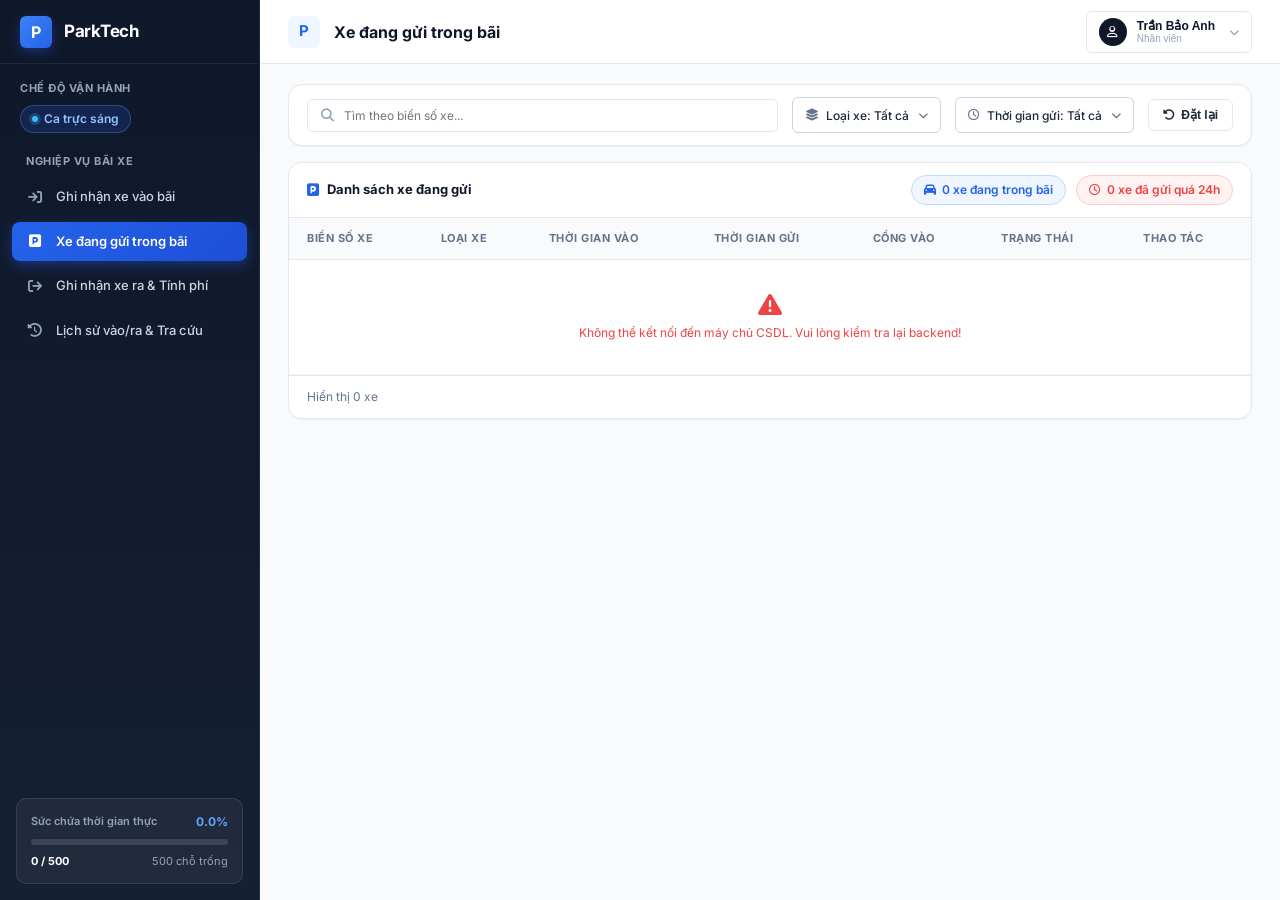
<file: Smart_Parking/Frontend/pages/Employee/current-parking.html>
<!DOCTYPE html>
<html lang="vi">
<head>
  <meta charset="UTF-8">
  <meta name="viewport" content="width=device-width, initial-scale=1.0">
  <title>Xe đang gửi trong bãi - ParkAIVision</title>
  
  <!-- File CSS riêng biệt cho trang Quản lý xe đang gửi -->
  <link rel="stylesheet" href="../../css/Employee/current-parking.css?v=13.3">
  <link rel="stylesheet" href="../../css/Employee/notification-modal.css?v=2.0">
  
  <!-- Font chữ Inter chuẩn của toàn hệ thống -->
  <link rel="preconnect" href="https://fonts.googleapis.com">
  <link rel="preconnect" href="https://fonts.gstatic.com" crossorigin>
  <link href="https://fonts.googleapis.com/css2?family=Inter:wght@400;500;600;700&display=swap" rel="stylesheet">
  
  <!-- Font Awesome Icons -->
  <link rel="stylesheet" href="https://cdnjs.cloudflare.com/ajax/libs/font-awesome/6.4.0/css/all.min.css">
</head>
<body>

  <!-- ======================================================================
       1. SIDEBAR: THANH ĐIỀU HƯỚNG VÀ THÔNG TIN CA TRỰC
       ====================================================================== -->
  <aside class="sidebar">
    <div class="sidebar-top">
      <!-- Thương hiệu & Logo -->
      <div class="sidebar-logo">
        <div class="logo-badge">P</div>
        <span class="logo-text">ParkTech</span>
      </div>

      <!-- Trạng thái ca trực -->
      <div class="shift-status-container">
        <div class="section-label">Chế độ vận hành</div>
        <div class="shift-badge">
          <span class="pulse-dot"></span>
          <span>Ca trực sáng</span>
        </div>
      </div>

      <!-- Menu nghiệp vụ bãi xe (Dành cho nhân viên) -->
      <div class="sidebar-nav-container">
        <div class="section-label" style="padding-left: 14px;">Nghiệp vụ bãi xe</div>
        <ul class="nav-menu">
          <li>
            <a href="checkin.html?v=5.0" class="nav-item-link">
              <i class="fa-solid fa-arrow-right-to-bracket"></i>
              <span>Ghi nhận xe vào bãi</span>
            </a>
          </li>
          <li>
            <a href="current-parking.html?v=5.0" class="nav-item-link active">
              <i class="fa-solid fa-square-parking"></i>
              <span>Xe đang gửi trong bãi</span>
            </a>
          </li>
          <li>
            <a href="checkout.html?v=5.0" class="nav-item-link">
              <i class="fa-solid fa-arrow-right-from-bracket"></i>
              <span>Ghi nhận xe ra & Tính phí</span>
            </a>
          </li>
          <li>
            <a href="history.html?v=5.0" class="nav-item-link">
              <i class="fa-solid fa-clock-rotate-left"></i>
              <span>Lịch sử vào/ra & Tra cứu</span>
            </a>
          </li>
        </ul>
      </div>
    </div>

    <!-- Theo dõi sức chứa bãi xe (Quy chuẩn tối đa 500 phương tiện) -->
    <div class="capacity-card">
      <div class="capacity-header">
        <span class="capacity-title">Sức chứa thời gian thực</span>
        <span class="capacity-percent" id="capacityPercent">0.0%</span>
      </div>
      <div class="capacity-progress-bg">
        <div class="capacity-progress-bar" id="capacityProgressBar" style="width: 0%;"></div>
      </div>
      <div class="capacity-footer">
        <span class="capacity-count" id="capacityCount">0 / 500</span>
        <span class="capacity-available" id="capacityAvailable">500 chỗ trống</span>
      </div>
    </div>
  </aside>

  <!-- ======================================================================
       2. MAIN CONTENT WRAPPER: HEADER & NỘI DUNG CHÍNH
       ====================================================================== -->
  <div class="main-wrapper">
    
    <!-- Top Header -->
    <header class="top-header">
      <!-- Tiêu đề đặt gọn trong Header -->
      <div class="header-left">
        <div class="icon-badge-p">P</div>
        <h1 class="page-main-title">Xe đang gửi trong bãi</h1>
      </div>

      <!-- Dropdown Profile Nhân viên ở góc phải -->
      <div class="user-menu-wrapper">
        <button class="user-profile-btn" id="userProfileBtn" type="button" aria-haspopup="true" aria-expanded="false">
          <div class="avatar-circle">
            <i class="fa-regular fa-user"></i>
          </div>
          <div class="user-info">
            <div class="user-name">Trần Bảo Anh</div>
            <div class="user-role">Nhân viên</div>
          </div>
          <i class="fa-solid fa-chevron-down dropdown-arrow"></i>
        </button>

        <!-- Menu thả xuống -->
        <div class="user-dropdown-menu" id="userDropdownMenu">
          <a href="../login.html" class="dropdown-item logout">
            <i class="fa-solid fa-arrow-right-from-bracket"></i>
            <span>Đăng xuất</span>
          </a>
        </div>
      </div>
    </header>

    <!-- Thân trang cuộn (Content Body) -->
    <main class="content-body">

      <!-- 1. Thanh lọc và tìm kiếm (Filter & Search Bar) -->
      <section class="card filter-bar-card">
        <!-- Ô tìm kiếm theo biển số xe -->
        <div class="search-input-wrapper">
          <i class="fa-solid fa-magnifying-glass"></i>
          <input 
            type="text" 
            id="searchInput" 
            class="search-input" 
            placeholder="Tìm theo biển số xe..."
            autocomplete="off"
          >
        </div>

        <!-- Bộ lọc Loại xe Custom Đẹp Mắt Hiện Đại -->
        <div class="custom-select-wrapper" id="vehicleTypeSelectWrapper">
          <button type="button" class="custom-select-trigger" id="vehicleTypeTrigger" aria-expanded="false">
            <i class="fa-solid fa-layer-group select-icon" id="vehicleTypeIcon" style="color: #64748b; font-size: 12px;"></i>
            <span id="vehicleTypeLabel">Loại xe: Tất cả</span>
            <i class="fa-solid fa-chevron-down select-chevron"></i>
          </button>
          <input type="hidden" id="filterTypeSelect" value="all">

          <!-- Dropdown danh sách loại xe -->
          <div class="custom-select-dropdown" id="vehicleTypeDropdown">
            <div class="select-option active" data-value="all" data-label="Loại xe: Tất cả" data-icon="fa-solid fa-layer-group" data-color="#64748b">
              <div class="opt-left">
                <i class="fa-solid fa-layer-group opt-icon" style="color: #64748b;"></i>
                <span>Tất cả loại xe</span>
              </div>
              <i class="fa-solid fa-check opt-check"></i>
            </div>
            <div class="select-option" data-value="Ô tô" data-label="Loại xe: Ô tô" data-icon="fa-solid fa-car" data-color="#2563eb">
              <div class="opt-left">
                <i class="fa-solid fa-car opt-icon" style="color: #2563eb;"></i>
                <span>Ô tô</span>
              </div>
              <i class="fa-solid fa-check opt-check"></i>
            </div>
            <div class="select-option" data-value="Xe máy" data-label="Loại xe: Xe máy" data-icon="fa-solid fa-motorcycle" data-color="#0d9488">
              <div class="opt-left">
                <i class="fa-solid fa-motorcycle opt-icon" style="color: #0d9488;"></i>
                <span>Xe máy</span>
              </div>
              <i class="fa-solid fa-check opt-check"></i>
            </div>
            <div class="select-option" data-value="Xe đạp / Đạp điện" data-label="Loại xe: Xe đạp / Đạp điện" data-icon="fa-solid fa-bicycle" data-color="#6d28d9">
              <div class="opt-left">
                <i class="fa-solid fa-bicycle opt-icon" style="color: #6d28d9;"></i>
                <span>Xe đạp / Đạp điện</span>
              </div>
              <i class="fa-solid fa-check opt-check"></i>
            </div>
          </div>
        </div>

        <!-- Bộ lọc Thời gian gửi Custom Đẹp Mắt Hiện Đại -->
        <div class="custom-select-wrapper" id="durationSelectWrapper">
          <button type="button" class="custom-select-trigger" id="durationTrigger" aria-expanded="false">
            <i class="fa-regular fa-clock select-icon" id="durationIcon" style="color: #64748b; font-size: 12px;"></i>
            <span id="durationLabel">Thời gian gửi: Tất cả</span>
            <i class="fa-solid fa-chevron-down select-chevron"></i>
          </button>
          <input type="hidden" id="filterDurationSelect" value="all">

          <!-- Dropdown danh sách thời gian gửi -->
          <div class="custom-select-dropdown" id="durationDropdown">
            <div class="select-option active" data-value="all" data-label="Thời gian gửi: Tất cả" data-icon="fa-regular fa-clock" data-color="#64748b">
              <div class="opt-left">
                <i class="fa-regular fa-clock opt-icon" style="color: #64748b;"></i>
                <span>Tất cả thời gian gửi</span>
              </div>
              <i class="fa-solid fa-check opt-check"></i>
            </div>
            <div class="select-option" data-value="under24" data-label="Dưới 24 giờ" data-icon="fa-solid fa-hourglass-start" data-color="#2563eb">
              <div class="opt-left">
                <i class="fa-solid fa-hourglass-start opt-icon" style="color: #2563eb;"></i>
                <span>Dưới 24 giờ</span>
              </div>
              <i class="fa-solid fa-check opt-check"></i>
            </div>
            <div class="select-option" data-value="overdue" data-label="Đậu quá 24 giờ" data-icon="fa-solid fa-triangle-exclamation" data-color="#ef4444">
              <div class="opt-left">
                <i class="fa-solid fa-triangle-exclamation opt-icon" style="color: #ef4444;"></i>
                <span>Đậu quá 24 giờ</span>
              </div>
              <i class="fa-solid fa-check opt-check"></i>
            </div>
          </div>
        </div>

        <!-- Nút Đặt lại bộ lọc -->
        <button type="button" class="btn-reset-filter" id="btnResetFilter">
          <i class="fa-solid fa-rotate-left"></i>
          <span>Đặt lại</span>
        </button>
      </section>

      <!-- 3. Bảng danh sách xe đang trong bãi -->
      <section class="card table-card">
        <div class="table-card-header">
          <div class="table-card-heading">
            <i class="fa-solid fa-square-parking"></i>
            <span>Danh sách xe đang gửi</span>
          </div>
          <div class="table-stats-pills">
            <span class="stat-pill stat-pill-blue" id="totalVehiclesBadge">
              <i class="fa-solid fa-car"></i>
              <span id="totalVehiclesCount">0 xe đang trong bãi</span>
            </span>
            <span class="stat-pill stat-pill-danger" id="overdueVehiclesBadge">
              <i class="fa-regular fa-clock"></i>
              <span id="overdueVehiclesCount">0 xe đã gửi quá 24h</span>
            </span>
          </div>
        </div>
        <div class="table-responsive">
          <table class="custom-table">
            <thead>
              <tr>
                <th>Biển số xe</th>
                <th>Loại xe</th>
                <th>Thời gian vào</th>
                <th>Thời gian gửi</th>
                <th>Cổng vào</th>
                <th>Trạng thái</th>
                <th>Thao tác</th>
              </tr>
            </thead>
            <tbody id="vehiclesTableBody">
              <!-- Render động bởi current-parking.js -->
            </tbody>
          </table>
        </div>

        <!-- 4. Thanh phân trang (Pagination Footer) -->
        <div class="table-pagination-footer">
          <div class="pagination-info" id="paginationInfo">
            Hiển thị 0 xe
          </div>
          <div class="pagination-controls" id="paginationControls">
            <!-- Render động và có tương tác click bởi current-parking.js -->
          </div>
        </div>
      </section>

    </main>
  </div>

  <!-- ======================================================================
       MODAL: XEM ẢNH PHƯƠNG TIỆN LÚC VÀO
       ====================================================================== -->
  <div class="modal-backdrop" id="photoModalBackdrop">
    <div class="modal-card">
      <div class="modal-header">
        <div class="modal-title">
          <i class="fa-solid fa-image" style="color: #2563eb; margin-right: 6px;"></i>
          Ảnh phương tiện lúc vào bãi
        </div>
        <button type="button" class="modal-close-btn" id="modalCloseBtn" aria-label="Đóng">
          <i class="fa-solid fa-xmark"></i>
        </button>
      </div>
      <div class="modal-body">
        <div class="modal-image-preview" id="modalImagePreview">
          <!-- Placeholder camera chụp xe lúc vào -->
          <div style="text-align: center; color: #94a3b8;">
            <i class="fa-solid fa-camera fa-2x" style="margin-bottom: 8px;"></i>
            <div style="font-size: 11px;">Ảnh chụp camera nhận diện cổng vào</div>
          </div>
        </div>
        <div class="modal-meta-grid">
          <div class="modal-meta-item modal-plate-meta-row">
            <div>
              <div class="modal-meta-label">Biển số xe</div>
              <div class="modal-meta-value font-mono" id="modalPlateNumber">--</div>
            </div>
            <button type="button" class="btn-modal-edit-plate" id="modalEditPlateBtn" style="display: none;" title="Sửa lại biển số xe (Chỉ Admin)">
              <i class="fa-solid fa-pen-to-square"></i>
              <span>Sửa biển số</span>
            </button>
          </div>
          <div class="modal-meta-item">
            <div class="modal-meta-label">Loại xe</div>
            <div class="modal-meta-value" id="modalVehicleType">--</div>
          </div>
          <div class="modal-meta-item">
            <div class="modal-meta-label">Thời gian vào</div>
            <div class="modal-meta-value font-mono" id="modalTimeIn">--</div>
          </div>
          <div class="modal-meta-item">
            <div class="modal-meta-label">Cổng vào</div>
            <div class="modal-meta-value" id="modalGateIn">--</div>
          </div>
        </div>
      </div>
    </div>
  </div>

  <!-- File JavaScript xử lý tương tác -->
  <script src="../../js/Employee/notification-modal.js?v=3.0"></script>
  <script src="../../js/Employee/current-parking.js?v=20.0"></script>
</body>
</html>
</file>
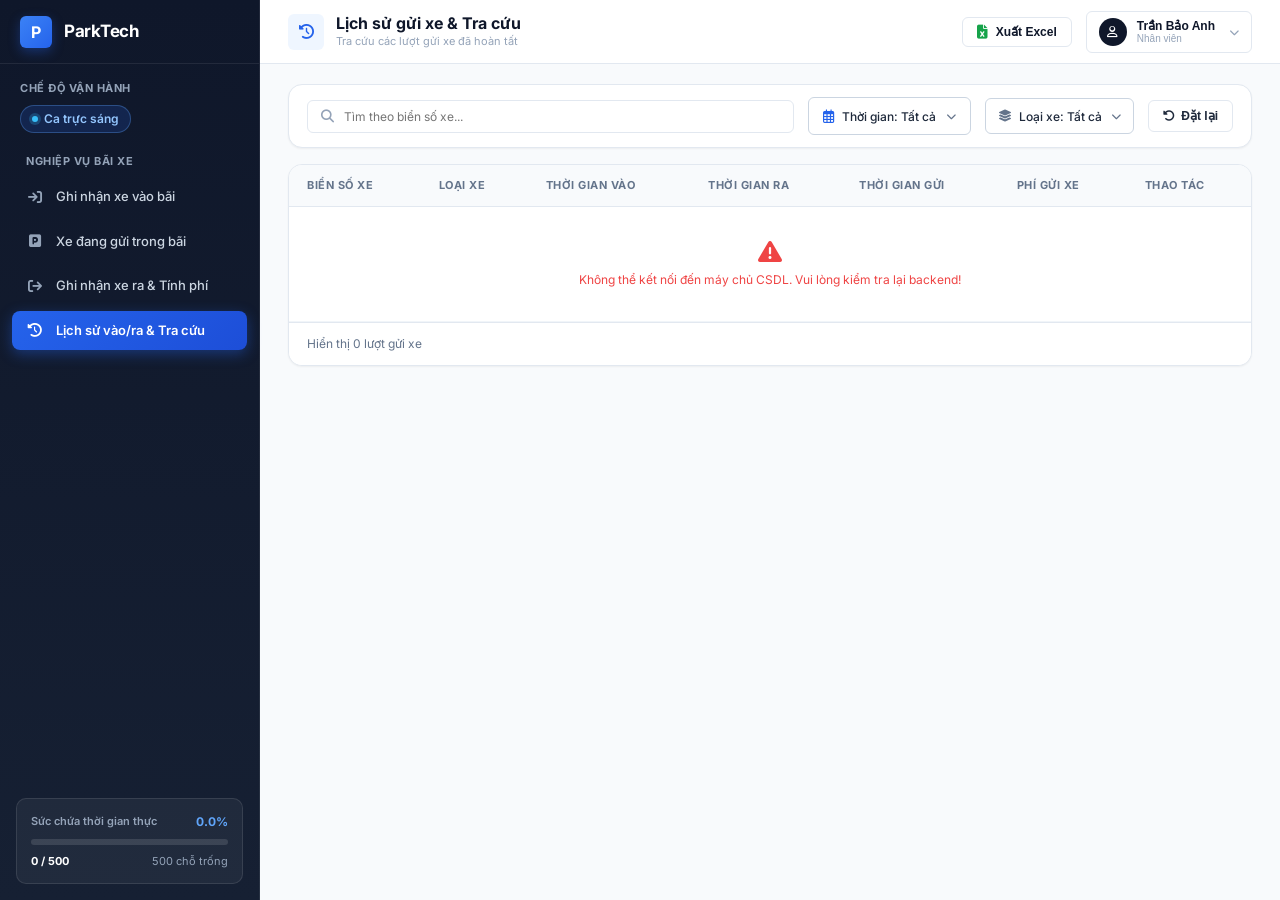
<file: Smart_Parking/Frontend/pages/Employee/history.html>
<!DOCTYPE html>
<html lang="vi">
<head>
  <meta charset="UTF-8">
  <meta name="viewport" content="width=device-width, initial-scale=1.0">
  <title>Lịch sử gửi xe & Tra cứu - ParkAIVision</title>
  
  <!-- File CSS riêng biệt cho trang Lịch sử & Tra cứu -->
  <link rel="stylesheet" href="../../css/Employee/history.css?v=14.0">
  <link rel="stylesheet" href="../../css/Employee/notification-modal.css?v=2.0">
  
  
  <!-- Font chữ Inter chuẩn của toàn hệ thống -->
  <link rel="preconnect" href="https://fonts.googleapis.com">
  <link rel="preconnect" href="https://fonts.gstatic.com" crossorigin>
  <link href="https://fonts.googleapis.com/css2?family=Inter:wght@400;500;600;700&display=swap" rel="stylesheet">
  
  <!-- Font Awesome Icons -->
  <link rel="stylesheet" href="https://cdnjs.cloudflare.com/ajax/libs/font-awesome/6.4.0/css/all.min.css">
</head>
<body>

  <!-- ======================================================================
       1. SIDEBAR: THANH ĐIỀU HƯỚNG VÀ THÔNG TIN CA TRỰC
       ====================================================================== -->
  <aside class="sidebar">
    <div class="sidebar-top">
      <!-- Thương hiệu & Logo -->
      <div class="sidebar-logo">
        <div class="logo-badge">P</div>
        <span class="logo-text">ParkTech</span>
      </div>

      <!-- Trạng thái ca trực -->
      <div class="shift-status-container">
        <div class="section-label">Chế độ vận hành</div>
        <div class="shift-badge">
          <span class="pulse-dot"></span>
          <span>Ca trực sáng</span>
        </div>
      </div>

      <!-- Menu nghiệp vụ bãi xe (Dành cho nhân viên) -->
      <div class="sidebar-nav-container">
        <div class="section-label" style="padding-left: 14px;">Nghiệp vụ bãi xe</div>
        <ul class="nav-menu">
          <li>
            <a href="checkin.html?v=5.0" class="nav-item-link">
              <i class="fa-solid fa-arrow-right-to-bracket"></i>
              <span>Ghi nhận xe vào bãi</span>
            </a>
          </li>
          <li>
            <a href="current-parking.html?v=5.0" class="nav-item-link">
              <i class="fa-solid fa-square-parking"></i>
              <span>Xe đang gửi trong bãi</span>
            </a>
          </li>
          <li>
            <a href="checkout.html?v=5.0" class="nav-item-link">
              <i class="fa-solid fa-arrow-right-from-bracket"></i>
              <span>Ghi nhận xe ra & Tính phí</span>
            </a>
          </li>
          <li>
            <a href="history.html?v=5.0" class="nav-item-link active">
              <i class="fa-solid fa-clock-rotate-left"></i>
              <span>Lịch sử vào/ra & Tra cứu</span>
            </a>
          </li>
        </ul>
      </div>
    </div>

    <!-- Theo dõi sức chứa bãi xe (Quy chuẩn tối đa 500 phương tiện) -->
    <div class="capacity-card">
      <div class="capacity-header">
        <span class="capacity-title">Sức chứa thời gian thực</span>
        <span class="capacity-percent" id="capacityPercent">0.0%</span>
      </div>
      <div class="capacity-progress-bg">
        <div class="capacity-progress-bar" id="capacityProgressBar" style="width: 0%;"></div>
      </div>
      <div class="capacity-footer">
        <span class="capacity-count" id="capacityCount">0 / 500</span>
        <span class="capacity-available" id="capacityAvailable">500 chỗ trống</span>
      </div>
    </div>
  </aside>

  <!-- ======================================================================
       2. MAIN CONTENT WRAPPER: HEADER & NỘI DUNG CHÍNH
       ====================================================================== -->
  <div class="main-wrapper">
    
    <!-- Top Header -->
    <header class="top-header">
      <!-- Tiêu đề trang & Mô tả đặt trực tiếp trong Header -->
      <div class="header-left">
        <div class="header-icon-box">
          <i class="fa-solid fa-clock-rotate-left"></i>
        </div>
        <div class="header-text">
          <h1>Lịch sử gửi xe & Tra cứu</h1>
          <p>Tra cứu các lượt gửi xe đã hoàn tất</p>
        </div>
      </div>

      <!-- Khu vực bên phải: Nút Xuất danh sách & Profile nhân viên -->
      <div class="header-right-group">
        <button type="button" class="btn-export" id="btnExport" title="Xuất danh sách ra file Excel (.xlsx) chuẩn chỉnh">
          <i class="fa-solid fa-file-excel" style="color: #16a34a; font-size: 14px;"></i>
          <span>Xuất Excel</span>
        </button>

        <!-- Dropdown Profile Nhân viên -->
        <div class="user-menu-wrapper">
          <button class="user-profile-btn" id="userProfileBtn" type="button" aria-haspopup="true" aria-expanded="false">
            <div class="avatar-circle">
              <i class="fa-regular fa-user"></i>
            </div>
            <div class="user-info">
              <div class="user-name">Trần Bảo Anh</div>
              <div class="user-role">Nhân viên</div>
            </div>
            <i class="fa-solid fa-chevron-down dropdown-arrow"></i>
          </button>

          <!-- Menu thả xuống -->
          <div class="user-dropdown-menu" id="userDropdownMenu">
            <a href="../login.html" class="dropdown-item logout">
              <i class="fa-solid fa-arrow-right-from-bracket"></i>
              <span>Đăng xuất</span>
            </a>
          </div>
        </div>
      </div>
    </header>

    <!-- Thân trang cuộn (Content Body) -->
    <main class="content-body">

      <!-- 1. Thanh lọc và tìm kiếm (Filter Bar) -->
      <section class="card filter-bar-card">
        <!-- Ô tìm kiếm theo biển số xe -->
        <div class="search-input-wrapper">
          <i class="fa-solid fa-magnifying-glass"></i>
          <input 
            type="text" 
            id="searchInput" 
            class="search-input" 
            placeholder="Tìm theo biển số xe..."
            autocomplete="off"
          >
        </div>

        <!-- Bộ lọc Thời gian với Lịch Interactive cao cấp -->
        <div class="datepicker-wrapper" id="datePickerWrapper">
          <button type="button" class="datepicker-trigger-btn" id="datePickerTriggerBtn" aria-expanded="false">
            <i class="fa-regular fa-calendar-days datepicker-btn-icon"></i>
            <span id="datePickerLabel">Thời gian: Tất cả</span>
            <i class="fa-solid fa-chevron-down datepicker-btn-chevron"></i>
          </button>
          <input type="hidden" id="filterDateSelect" value="all">

          <!-- Dropdown Popover Lịch theo chuẩn giao diện -->
          <div class="datepicker-popover" id="datePickerPopover">
            <!-- Cột trái: Các mốc chọn nhanh -->
            <div class="datepicker-sidebar">
              <div class="datepicker-sidebar-title">Mốc thời gian</div>
              <button type="button" class="preset-option-btn active" data-preset="all">Tất cả thời gian</button>
              <button type="button" class="preset-option-btn" data-preset="today">Hôm nay</button>
              <button type="button" class="preset-option-btn" data-preset="yesterday">Hôm qua</button>
              <button type="button" class="preset-option-btn" data-preset="week">7 ngày qua</button>
              <button type="button" class="preset-option-btn" data-preset="month">Tháng này</button>
              
              <div class="datepicker-sidebar-divider"></div>
              <div class="datepicker-sidebar-title" style="margin-top: 4px;">Theo tháng / năm</div>
              <button type="button" class="preset-option-btn" id="btnPresetCurrentMonth">
                <i class="fa-regular fa-calendar"></i> <span id="labelPresetCurrentMonth">Cả tháng 11, 2026</span>
              </button>
              <button type="button" class="preset-option-btn" id="btnPresetCurrentYear">
                <i class="fa-solid fa-calendar-check"></i> <span id="labelPresetCurrentYear">Cả năm 2026</span>
              </button>
            </div>

            <!-- Cột phải: Lịch theo thiết kế -->
            <div class="datepicker-calendar">
              <!-- Header Tháng MM, YYYY + 2 nút mũi tên < > -->
              <div class="cal-header">
                <div class="cal-title" id="calHeaderTitle" title="Bấm để chọn nhanh tháng hoặc năm">
                  <span id="calTitleText">Tháng 11, 2026</span>
                  <i class="fa-solid fa-chevron-down" style="font-size: 10px; margin-left: 6px; color: #64748b;"></i>
                </div>
                <div class="cal-arrows">
                  <button type="button" class="cal-arrow-btn" id="calPrevMonthBtn" title="Tháng trước">
                    <i class="fa-solid fa-chevron-left"></i>
                  </button>
                  <button type="button" class="cal-arrow-btn" id="calNextMonthBtn" title="Tháng sau">
                    <i class="fa-solid fa-chevron-right"></i>
                  </button>
                </div>
              </div>

              <!-- Lưới chọn nhanh Tháng / Năm khi bấm vào tiêu đề -->
              <div class="cal-quick-selector" id="calQuickSelector" style="display: none;">
                <div class="quick-year-nav">
                  <button type="button" class="cal-arrow-btn" id="quickYearPrev"><i class="fa-solid fa-chevron-left"></i></button>
                  <span id="quickYearLabel" style="font-weight: 700; font-size: 14px; color: #1e293b;">2026</span>
                  <button type="button" class="cal-arrow-btn" id="quickYearNext"><i class="fa-solid fa-chevron-right"></i></button>
                </div>
                <div class="quick-months-grid" id="quickMonthsGrid"></div>
              </div>

              <!-- View Lịch ngày thông thường -->
              <div id="calDaysView">
                <!-- Hàng thứ trong tuần: t2, t3, t4, t5, t6, t7, cn -->
                <div class="cal-weekdays">
                  <span>t2</span>
                  <span>t3</span>
                  <span>t4</span>
                  <span>t5</span>
                  <span>t6</span>
                  <span>t7</span>
                  <span>cn</span>
                </div>

                <!-- Lưới ngày: 7 cột -->
                <div class="cal-days-grid" id="calDaysGrid">
                  <!-- Được render bằng JavaScript -->
                </div>
              </div>

              <!-- Footer của Lịch -->
              <div class="cal-footer">
                <button type="button" class="cal-footer-link" id="calBtnClearFilter">Xóa lọc</button>
                <button type="button" class="cal-footer-today-btn" id="calBtnGoToday">Hôm nay</button>
              </div>
            </div>
          </div>
        </div>

        <!-- Bộ lọc Loại xe Custom Đẹp Mắt Hiện Đại -->
        <div class="custom-select-wrapper" id="vehicleTypeSelectWrapper">
          <button type="button" class="custom-select-trigger" id="vehicleTypeTrigger" aria-expanded="false">
            <i class="fa-solid fa-layer-group select-icon" id="vehicleTypeIcon" style="color: #64748b; font-size: 12px;"></i>
            <span id="vehicleTypeLabel">Loại xe: Tất cả</span>
            <i class="fa-solid fa-chevron-down select-chevron"></i>
          </button>
          <input type="hidden" id="filterTypeSelect" value="all">

          <!-- Dropdown danh sách loại xe -->
          <div class="custom-select-dropdown" id="vehicleTypeDropdown">
            <div class="select-option active" data-value="all" data-label="Loại xe: Tất cả" data-icon="fa-solid fa-layer-group" data-color="#64748b">
              <div class="opt-left">
                <i class="fa-solid fa-layer-group opt-icon" style="color: #64748b;"></i>
                <span>Tất cả loại xe</span>
              </div>
              <i class="fa-solid fa-check opt-check"></i>
            </div>
            <div class="select-option" data-value="Ô tô" data-label="Loại xe: Ô tô" data-icon="fa-solid fa-car" data-color="#2563eb">
              <div class="opt-left">
                <i class="fa-solid fa-car opt-icon" style="color: #2563eb;"></i>
                <span>Ô tô</span>
              </div>
              <i class="fa-solid fa-check opt-check"></i>
            </div>
            <div class="select-option" data-value="Xe máy" data-label="Loại xe: Xe máy" data-icon="fa-solid fa-motorcycle" data-color="#0d9488">
              <div class="opt-left">
                <i class="fa-solid fa-motorcycle opt-icon" style="color: #0d9488;"></i>
                <span>Xe máy</span>
              </div>
              <i class="fa-solid fa-check opt-check"></i>
            </div>
            <div class="select-option" data-value="Xe đạp / Đạp điện" data-label="Loại xe: Xe đạp / Đạp điện" data-icon="fa-solid fa-bicycle" data-color="#6d28d9">
              <div class="opt-left">
                <i class="fa-solid fa-bicycle opt-icon" style="color: #6d28d9;"></i>
                <span>Xe đạp / Đạp điện</span>
              </div>
              <i class="fa-solid fa-check opt-check"></i>
            </div>
          </div>
        </div>

        <!-- Nút Đặt lại bộ lọc -->
        <button type="button" class="btn-reset-filter" id="btnResetFilter">
          <i class="fa-solid fa-rotate-left"></i>
          <span>Đặt lại</span>
        </button>
      </section>

      <!-- 2. Bảng dữ liệu Lịch sử gửi xe đã hoàn tất -->
      <section class="card table-card">
        <div class="table-responsive">
          <table class="custom-table">
            <thead>
              <tr>
                <th>Biển số xe</th>
                <th>Loại xe</th>
                <th>Thời gian vào</th>
                <th>Thời gian ra</th>
                <th>Thời gian gửi</th>
                <th>Phí gửi xe</th>
                <th>Thao tác</th>
              </tr>
            </thead>
            <tbody id="historyTableBody">
              <!-- Render động bởi history.js -->
            </tbody>
          </table>
        </div>

        <!-- 3. Thanh phân trang (Pagination Footer) -->
        <div class="table-pagination-footer">
          <div class="pagination-info" id="paginationInfo">
            Hiển thị 0 lượt gửi xe
          </div>
          <div class="pagination-controls" id="paginationControls">
            <!-- Render động và có tương tác click bởi history.js -->
          </div>
        </div>
      </section>

    </main>
  </div>

  <!-- ======================================================================
       MODAL: XEM ẢNH ĐỐI SOÁT VÀO / RA
       ====================================================================== -->
  <div class="modal-backdrop" id="photoModalBackdrop">
    <div class="modal-card">
      <div class="modal-header">
        <div class="modal-title">
          <i class="fa-regular fa-image" style="color: #2563eb; margin-right: 6px;"></i>
          Ảnh đối soát phương tiện vào / ra
        </div>
        <button type="button" class="modal-close-btn" id="modalCloseBtn" aria-label="Đóng">
          <i class="fa-solid fa-xmark"></i>
        </button>
      </div>
      <div class="modal-body">
        <!-- Lưới 2 ảnh: Ảnh xe lúc vào & Ảnh xe lúc ra -->
        <div class="modal-photos-grid">
          <div class="photo-preview-item">
            <div class="photo-preview-label">
              <i class="fa-solid fa-arrow-right-to-bracket" style="color: #2563eb;"></i>
              <span>Ảnh lúc vào bãi</span>
            </div>
            <div class="photo-box" id="modalCheckinPhotoBox">
              <div style="text-align: center;">
                <i class="fa-solid fa-camera fa-lg" style="margin-bottom: 4px; display: block;"></i>
                <span>CAM CỔNG VÀO</span>
              </div>
            </div>
          </div>
          <div class="photo-preview-item">
            <div class="photo-preview-label">
              <i class="fa-solid fa-arrow-right-from-bracket" style="color: #10b981;"></i>
              <span>Ảnh lúc ra bãi</span>
            </div>
            <div class="photo-box" id="modalCheckoutPhotoBox">
              <div style="text-align: center;">
                <i class="fa-solid fa-camera fa-lg" style="margin-bottom: 4px; display: block;"></i>
                <span>CAM CỔNG RA</span>
              </div>
            </div>
          </div>
        </div>

        <!-- Thông tin chi tiết đối soát -->
        <div class="modal-meta-grid">
          <div class="modal-meta-item">
            <div class="modal-meta-label">Biển số xe</div>
            <div class="modal-meta-value font-mono" id="modalPlate">--</div>
          </div>
          <div class="modal-meta-item">
            <div class="modal-meta-label">Loại xe</div>
            <div class="modal-meta-value" id="modalType">--</div>
          </div>
          <div class="modal-meta-item">
            <div class="modal-meta-label">Tổng thời gian</div>
            <div class="modal-meta-value" id="modalDuration">--</div>
          </div>
          <div class="modal-meta-item">
            <div class="modal-meta-label">Phí đã thu</div>
            <div class="modal-meta-value font-mono" style="color: #10b981;" id="modalFee">--</div>
          </div>
        </div>
      </div>
    </div>
  </div>

  <!-- File JavaScript xử lý tương tác -->
  <script src="../../js/Employee/notification-modal.js?v=3.0"></script>
  <script src="../../js/Employee/history.js?v=18.0"></script>
</body>
</html>
</file>
<file: Smart_Parking/Frontend/css/checkin.css>
/* ==========================================================================
   HỆ THỐNG QUẢN LÝ BÃI ĐỖ XE - PARKTECH / PARKAIVISION
   File CSS riêng biệt: Ghi nhận xe vào bãi (checkin.css)
   ========================================================================== */

:root {
  --color-primary: #2563eb;
  --color-primary-hover: #1d4ed8;
  --color-navy: #0f172a;
  --color-bg-body: #f8fafc;
  --color-bg-card: #ffffff;
  --color-text-main: #1e293b;
  --color-text-muted: #64748b;
  --color-text-subtle: #94a3b8;
  --color-border: #e2e8f0;
  --color-border-light: #f1f5f9;
  --color-success: #10b981;
  --color-success-bg: #ecfdf5;
  --color-success-border: #a7f3d0;
  --color-blue-bg: #eff6ff;
  --font-family: 'Inter', -apple-system, BlinkMacSystemFont, 'Segoe UI', Roboto, sans-serif;
  --sidebar-width: 260px;
  --header-height: 64px;
  --radius-sm: 6px;
  --radius-md: 10px;
  --radius-lg: 14px;
  --shadow-sm: 0 1px 2px 0 rgba(0, 0, 0, 0.05);
  --shadow-md: 0 4px 6px -1px rgba(0, 0, 0, 0.08), 0 2px 4px -2px rgba(0, 0, 0, 0.05);
}

/* Reset cơ bản */
* {
  box-sizing: border-box;
  margin: 0;
  padding: 0;
}

body {
  font-family: var(--font-family);
  background-color: var(--color-bg-body);
  color: var(--color-text-main);
  height: 100vh;
  overflow: hidden;
  font-size: 13px;
  line-height: 1.5;
  display: flex;
}

/* ==========================================================================
   SIDEBAR (Thanh bên trái)
   ========================================================================== */
.sidebar {
  width: var(--sidebar-width);
  background: var(--color-bg-card);
  border-right: 1px solid var(--color-border);
  display: flex;
  flex-direction: column;
  justify-content: space-between;
  flex-shrink: 0;
  height: 100vh;
}

.sidebar-top {
  display: flex;
  flex-direction: column;
}

/* Logo Brand */
.sidebar-logo {
  height: var(--header-height);
  padding: 0 20px;
  display: flex;
  align-items: center;
  gap: 12px;
  border-bottom: 1px solid var(--color-border-light);
}

.logo-badge {
  width: 32px;
  height: 32px;
  background-color: var(--color-primary);
  color: #fff;
  border-radius: var(--radius-sm);
  display: flex;
  align-items: center;
  justify-content: center;
  font-weight: 700;
  font-size: 16px;
  box-shadow: 0 2px 4px rgba(37, 99, 235, 0.2);
}

.logo-text {
  font-size: 17px;
  font-weight: 700;
  color: var(--color-navy);
  letter-spacing: -0.3px;
}

/* Ca trực */
.shift-status-container {
  padding: 16px 20px 8px 20px;
}

.section-label {
  font-size: 11px;
  font-weight: 700;
  color: var(--color-text-subtle);
  text-transform: uppercase;
  letter-spacing: 0.5px;
  margin-bottom: 8px;
}

.shift-badge {
  display: inline-flex;
  align-items: center;
  gap: 6px;
  background-color: var(--color-blue-bg);
  color: var(--color-primary);
  border: 1px solid #bfdbfe;
  padding: 4px 10px;
  border-radius: 9999px;
  font-size: 12px;
  font-weight: 600;
}

.pulse-dot {
  width: 6px;
  height: 6px;
  border-radius: 50%;
  background-color: var(--color-primary);
  box-shadow: 0 0 0 2px rgba(37, 99, 235, 0.2);
}

/* Menu nghiệp vụ */
.sidebar-nav-container {
  padding: 12px;
}

.nav-menu {
  list-style: none;
  display: flex;
  flex-direction: column;
  gap: 4px;
}

.nav-item-link {
  display: flex;
  align-items: center;
  gap: 12px;
  padding: 10px 14px;
  border-radius: var(--radius-sm);
  font-size: 13px;
  font-weight: 500;
  color: var(--color-text-muted);
  text-decoration: none;
  transition: all 0.15s ease-in-out;
}

.nav-item-link i {
  font-size: 14px;
  width: 18px;
  text-align: center;
}

.nav-item-link:hover {
  background-color: var(--color-border-light);
  color: var(--color-navy);
}

.nav-item-link.active {
  background-color: var(--color-primary);
  color: #ffffff;
  font-weight: 600;
  box-shadow: 0 2px 4px rgba(37, 99, 235, 0.25);
}

.nav-item-link.active i {
  color: #ffffff;
}

/* Thẻ sức chứa thời gian thực */
.capacity-card {
  margin: 16px;
  padding: 14px;
  background-color: #f8fafc;
  border: 1px solid var(--color-border);
  border-radius: var(--radius-md);
}

.capacity-header {
  display: flex;
  justify-content: space-between;
  align-items: center;
  margin-bottom: 8px;
}

.capacity-title {
  font-size: 11px;
  font-weight: 600;
  color: var(--color-text-muted);
}

.capacity-percent {
  font-size: 12px;
  font-weight: 700;
  color: var(--color-primary);
}

.capacity-progress-bg {
  width: 100%;
  height: 6px;
  background-color: #e2e8f0;
  border-radius: 9999px;
  overflow: hidden;
}

.capacity-progress-bar {
  height: 100%;
  background-color: var(--color-primary);
  border-radius: 9999px;
  transition: width 0.4s ease;
}

.capacity-footer {
  display: flex;
  justify-content: space-between;
  align-items: center;
  margin-top: 8px;
  font-size: 11px;
}

.capacity-count {
  font-weight: 700;
  color: var(--color-navy);
}

.capacity-available {
  color: var(--color-text-subtle);
}

/* ==========================================================================
   MAIN CONTENT WRAPPER
   ========================================================================== */
.main-wrapper {
  flex: 1;
  display: flex;
  flex-direction: column;
  overflow: hidden;
}

/* Header */
.top-header {
  height: var(--header-height);
  background-color: var(--color-bg-card);
  border-bottom: 1px solid var(--color-border);
  padding: 0 28px;
  display: flex;
  align-items: center;
  justify-content: space-between;
  flex-shrink: 0;
}

.header-left {
  display: flex;
  align-items: center;
  gap: 12px;
}

.header-icon-box {
  width: 36px;
  height: 36px;
  border-radius: var(--radius-sm);
  background-color: var(--color-blue-bg);
  color: var(--color-primary);
  display: flex;
  align-items: center;
  justify-content: center;
  font-size: 15px;
}

.header-text h1 {
  font-size: 16px;
  font-weight: 700;
  color: var(--color-navy);
  line-height: 1.2;
}

.header-text p {
  font-size: 11px;
  color: var(--color-text-subtle);
}

/* Header User Profile & Dropdown */
.user-menu-wrapper {
  position: relative;
}

.user-profile-btn {
  display: flex;
  align-items: center;
  gap: 10px;
  background: #ffffff;
  border: 1px solid var(--color-border);
  padding: 6px 12px;
  border-radius: var(--radius-sm);
  cursor: pointer;
  transition: all 0.15s ease;
}

.user-profile-btn:hover {
  background-color: var(--color-bg-body);
  border-color: #cbd5e1;
}

.avatar-circle {
  width: 28px;
  height: 28px;
  border-radius: 50%;
  background-color: var(--color-navy);
  color: #fff;
  display: flex;
  align-items: center;
  justify-content: center;
  font-size: 12px;
}

.user-info {
  text-align: left;
}

.user-name {
  font-size: 12px;
  font-weight: 700;
  color: var(--color-navy);
  line-height: 1.2;
}

.user-role {
  font-size: 10px;
  color: var(--color-text-subtle);
}

.dropdown-arrow {
  font-size: 10px;
  color: var(--color-text-subtle);
  margin-left: 4px;
}

.user-dropdown-menu {
  position: absolute;
  top: calc(100% + 6px);
  right: 0;
  width: 190px;
  background: #ffffff;
  border: 1px solid var(--color-border);
  border-radius: var(--radius-sm);
  box-shadow: var(--shadow-md);
  padding: 6px 0;
  display: none;
  z-index: 100;
}

.user-dropdown-menu.show {
  display: block;
}

.dropdown-item {
  display: flex;
  align-items: center;
  gap: 10px;
  padding: 8px 14px;
  font-size: 12px;
  color: var(--color-text-main);
  text-decoration: none;
  transition: background-color 0.1s;
}

.dropdown-item:hover {
  background-color: var(--color-border-light);
  color: var(--color-navy);
}

.dropdown-item.logout {
  color: #ef4444;
  border-top: 1px solid var(--color-border-light);
  margin-top: 4px;
}

.dropdown-item.logout:hover {
  background-color: #fef2f2;
}

/* ==========================================================================
   CONTENT BODY (Khu vực cuộn nội dung chính)
   ========================================================================== */
.content-body {
  flex: 1;
  overflow-y: auto;
  padding: 24px 28px;
  display: flex;
  flex-direction: column;
  gap: 20px;
}

/* Layout Grid 2 cột: Khung ảnh + Kết quả */
.grid-recognition-row {
  display: grid;
  grid-template-columns: 2fr 1fr;
  gap: 20px;
}

.card {
  background-color: var(--color-bg-card);
  border: 1px solid var(--color-border);
  border-radius: var(--radius-lg);
  padding: 18px;
  box-shadow: var(--shadow-sm);
}

/* Khối bên trái: Hình ảnh xe vào */
.camera-card {
  display: flex;
  flex-direction: column;
  justify-content: space-between;
}

.card-header-flex {
  display: flex;
  justify-content: space-between;
  align-items: center;
  margin-bottom: 12px;
}

.card-title-group {
  display: flex;
  align-items: center;
  gap: 8px;
  font-weight: 700;
  font-size: 13px;
  color: var(--color-navy);
}

.card-title-group i {
  color: var(--color-primary);
}

.file-status-badge {
  display: inline-flex;
  align-items: center;
  gap: 6px;
  font-size: 11px;
  font-weight: 500;
  color: var(--color-success);
  background-color: var(--color-success-bg);
  border: 1px solid var(--color-success-border);
  padding: 2px 10px;
  border-radius: 9999px;
}

/* Video / Image Viewport Container */
.viewport-container {
  position: relative;
  width: 100%;
  aspect-ratio: 16 / 9;
  background-color: #0b0f19;
  border-radius: var(--radius-md);
  overflow: hidden;
  display: flex;
  align-items: center;
  justify-content: center;
}

.vehicle-preview-img {
  width: 100%;
  height: 100%;
  object-fit: cover;
  display: none;
}

.viewport-overlay-tag {
  position: absolute;
  top: 12px;
  left: 12px;
  background-color: rgba(15, 23, 42, 0.75);
  backdrop-filter: blur(4px);
  color: #ffffff;
  padding: 4px 10px;
  border-radius: var(--radius-sm);
  font-size: 10px;
  font-weight: 600;
  display: flex;
  align-items: center;
  gap: 6px;
  border: 1px solid rgba(255, 255, 255, 0.1);
  letter-spacing: 0.5px;
}

.live-dot {
  width: 6px;
  height: 6px;
  border-radius: 50%;
  background-color: #ef4444;
}

/* AI Detection Box (Tăng padding theo tỷ lệ để không bị chạm viền trên/dưới) */
.ai-detection-box {
  position: absolute;
  border: 2px solid #34d399;
  background-color: rgba(52, 211, 153, 0.12);
  border-radius: 6px;
  padding: 14px 28px;
  display: flex;
  flex-direction: column;
  align-items: center;
  justify-content: center;
  box-shadow: 0 0 16px rgba(52, 211, 153, 0.35);
  animation: pulseBox 2s infinite ease-in-out;
}

@keyframes pulseBox {
  0%, 100% { opacity: 1; transform: scale(1); }
  50% { opacity: 0.85; transform: scale(0.99); }
}

.ai-tag-label {
  background-color: #10b981;
  color: #022c22;
  font-size: 9px;
  font-weight: 800;
  padding: 2px 8px;
  border-radius: 3px;
  text-transform: uppercase;
  margin-bottom: 6px;
  letter-spacing: 0.5px;
}

.ai-plate-preview {
  color: #6ee7b7;
  font-family: 'Consolas', monospace;
  font-size: 14px;
  font-weight: 700;
  letter-spacing: 1px;
}

/* Controls bên dưới camera */
.camera-controls-bar {
  display: flex;
  justify-content: space-between;
  align-items: center;
  margin-top: 14px;
  padding-top: 8px;
}

.left-controls {
  display: flex;
  align-items: center;
  gap: 10px;
}

.file-hint-text {
  font-size: 11px;
  color: var(--color-text-subtle);
}

.btn {
  display: inline-flex;
  align-items: center;
  gap: 8px;
  padding: 8px 16px;
  font-size: 12px;
  font-weight: 600;
  border-radius: var(--radius-sm);
  cursor: pointer;
  transition: all 0.15s ease;
  border: 1px solid transparent;
}

.btn-secondary {
  background-color: #ffffff;
  border-color: var(--color-border);
  color: var(--color-text-main);
}

.btn-secondary:hover {
  background-color: var(--color-bg-body);
  border-color: #cbd5e1;
}

.btn-primary {
  background-color: var(--color-primary);
  color: #ffffff;
  box-shadow: 0 1px 3px rgba(37, 99, 235, 0.3);
}

.btn-primary:hover {
  background-color: var(--color-primary-hover);
}

/* Khối bên phải: Kết quả nhận diện */
.results-card {
  display: flex;
  flex-direction: column;
  justify-content: space-between;
}

.crop-preview-box {
  background-color: #f8fafc;
  border: 1px solid var(--color-border);
  border-radius: var(--radius-md);
  padding: 12px;
  margin-bottom: 16px;
}

.crop-label {
  font-size: 10px;
  font-weight: 700;
  color: var(--color-text-subtle);
  text-transform: uppercase;
  letter-spacing: 0.5px;
  text-align: center;
  margin-bottom: 8px;
}

.crop-image-placeholder {
  width: 100%;
  height: 130px; /* Tăng chiều cao lên 130px để hiển thị trọn vẹn cả biển số ô tô và xe máy */
  background-color: #f1f5f9;
  border: 1.5px dashed #cbd5e1;
  border-radius: var(--radius-sm);
  display: flex;
  align-items: center;
  justify-content: center;
  color: #94a3b8;
  overflow: hidden;
  padding: 10px; /* Tạo khoảng trống hợp lý phía trên, phía dưới và 2 bên */
}

.crop-image-placeholder img,
.crop-image-placeholder canvas {
  max-width: 100%;
  max-height: 100%;
  width: auto;
  height: auto;
  object-fit: contain; /* Giữ nguyên tỷ lệ gốc, tuyệt đối không cắt mép trên dưới */
  border-radius: 4px;
  box-shadow: 0 1px 4px rgba(0, 0, 0, 0.12);
  display: block;
}

.plate-result-display {
  margin-top: 10px;
  background-color: #ffffff;
  border: 2px solid #3b82f6;
  border-radius: var(--radius-sm);
  padding: 6px 12px;
  text-align: center;
}

.plate-number-text {
  font-family: 'Consolas', 'Courier New', monospace;
  font-size: 20px;
  font-weight: 700;
  color: var(--color-navy);
  letter-spacing: 1px;
}

.ocr-confidence-text {
  text-align: center;
  font-size: 10px;
  color: var(--color-text-subtle);
  margin-top: 6px;
}

.ocr-confidence-text strong {
  color: var(--color-success);
}

.meta-details-list {
  border-top: 1px solid var(--color-border-light);
  padding-top: 14px;
  display: flex;
  flex-direction: column;
  gap: 10px;
}

.meta-row {
  display: flex;
  justify-content: space-between;
  align-items: center;
  font-size: 12px;
}

.meta-label {
  color: var(--color-text-muted);
}

.meta-value {
  font-weight: 600;
  color: var(--color-navy);
  font-family: var(--font-family);
}

.meta-value.font-mono {
  font-family: 'Consolas', monospace;
  color: var(--color-text-main);
}

/* Banner ghi nhận thành công */
.success-banner {
  margin-top: 16px;
  background-color: var(--color-blue-bg);
  border: 1px solid #bfdbfe;
  border-radius: var(--radius-md);
  padding: 12px 14px;
  display: flex;
  align-items: center;
  gap: 12px;
}

.success-icon-badge {
  width: 32px;
  height: 32px;
  border-radius: 50%;
  background-color: var(--color-primary);
  color: #ffffff;
  display: flex;
  align-items: center;
  justify-content: center;
  font-size: 14px;
  flex-shrink: 0;
}

.success-text-title {
  font-size: 12px;
  font-weight: 700;
  color: #1e3a8a;
}

.success-text-desc {
  font-size: 11px;
  color: var(--color-primary);
}

/* ==========================================================================
   BẢNG LƯỢT XE VÀO GẦN ĐÂY
   ========================================================================== */
.history-card {
  padding: 18px;
}

.history-card .card-header-flex {
  margin-bottom: 12px;
}

.table-responsive {
  width: 100%;
  overflow-x: auto;
}

.custom-table {
  width: 100%;
  border-collapse: collapse;
  text-align: left;
  font-size: 12px;
}

.custom-table thead tr {
  background-color: #f8fafc;
  border-top: 1px solid var(--color-border-light);
  border-bottom: 1px solid var(--color-border);
}

.custom-table th {
  padding: 10px 16px;
  font-size: 10px;
  font-weight: 700;
  color: var(--color-text-muted);
  text-transform: uppercase;
  letter-spacing: 0.5px;
}

.custom-table tbody tr {
  border-bottom: 1px solid var(--color-border-light);
  transition: background-color 0.1s;
}

.custom-table tbody tr:hover {
  background-color: #f8fafc;
}

.custom-table td {
  padding: 10px 16px;
}

.td-plate {
  font-family: 'Consolas', monospace;
  font-weight: 700;
  color: var(--color-navy);
}

.td-time {
  font-family: 'Consolas', monospace;
  color: var(--color-text-muted);
}

.status-pill {
  display: inline-flex;
  align-items: center;
  gap: 6px;
  color: var(--color-primary);
  font-weight: 600;
  font-size: 11px;
}

.status-bullet {
  width: 6px;
  height: 6px;
  border-radius: 50%;
  background-color: var(--color-primary);
}
</file>
<file: Smart_Parking/Frontend/css/checkout.css>
/* ==========================================================================
   HỆ THỐNG QUẢN LÝ BÃI ĐỖ XE - PARKTECH / PARKAIVISION
   File CSS riêng biệt: Ghi nhận xe ra & Tính phí (checkout.css)
   ========================================================================== */

:root {
  --color-primary: #2563eb;
  --color-primary-hover: #1d4ed8;
  --color-navy: #0f172a;
  --color-bg-body: #f8fafc;
  --color-bg-card: #ffffff;
  --color-text-main: #1e293b;
  --color-text-muted: #64748b;
  --color-text-subtle: #94a3b8;
  --color-border: #e2e8f0;
  --color-border-light: #f1f5f9;
  --color-success: #10b981;
  --color-success-bg: #ecfdf5;
  --color-success-border: #a7f3d0;
  --color-blue-bg: #eff6ff;
  --font-family: 'Inter', -apple-system, BlinkMacSystemFont, 'Segoe UI', Roboto, sans-serif;
  --sidebar-width: 260px;
  --header-height: 64px;
  --radius-sm: 6px;
  --radius-md: 10px;
  --radius-lg: 14px;
  --shadow-sm: 0 1px 2px 0 rgba(0, 0, 0, 0.05);
  --shadow-md: 0 4px 6px -1px rgba(0, 0, 0, 0.08), 0 2px 4px -2px rgba(0, 0, 0, 0.05);
}

/* Reset cơ bản */
* {
  box-sizing: border-box;
  margin: 0;
  padding: 0;
}

body {
  font-family: var(--font-family);
  background-color: var(--color-bg-body);
  color: var(--color-text-main);
  height: 100vh;
  overflow: hidden;
  font-size: 13px;
  line-height: 1.5;
  display: flex;
}

/* ==========================================================================
   SIDEBAR (Thanh bên trái) - ĐỒNG BỘ 100% VỚI CHECKIN
   ========================================================================== */
.sidebar {
  width: var(--sidebar-width);
  background: var(--color-bg-card);
  border-right: 1px solid var(--color-border);
  display: flex;
  flex-direction: column;
  justify-content: space-between;
  flex-shrink: 0;
  height: 100vh;
}

.sidebar-top {
  display: flex;
  flex-direction: column;
}

/* Logo Brand */
.sidebar-logo {
  height: var(--header-height);
  padding: 0 20px;
  display: flex;
  align-items: center;
  gap: 12px;
  border-bottom: 1px solid var(--color-border-light);
}

.logo-badge {
  width: 32px;
  height: 32px;
  background-color: var(--color-primary);
  color: #fff;
  border-radius: var(--radius-sm);
  display: flex;
  align-items: center;
  justify-content: center;
  font-weight: 700;
  font-size: 16px;
  box-shadow: 0 2px 4px rgba(37, 99, 235, 0.2);
}

.logo-text {
  font-size: 17px;
  font-weight: 700;
  color: var(--color-navy);
  letter-spacing: -0.3px;
}

/* Ca trực */
.shift-status-container {
  padding: 16px 20px 8px 20px;
}

.section-label {
  font-size: 11px;
  font-weight: 700;
  color: var(--color-text-subtle);
  text-transform: uppercase;
  letter-spacing: 0.5px;
  margin-bottom: 8px;
}

.shift-badge {
  display: inline-flex;
  align-items: center;
  gap: 6px;
  background-color: var(--color-blue-bg);
  color: var(--color-primary);
  border: 1px solid #bfdbfe;
  padding: 4px 10px;
  border-radius: 9999px;
  font-size: 12px;
  font-weight: 600;
}

.pulse-dot {
  width: 6px;
  height: 6px;
  border-radius: 50%;
  background-color: var(--color-primary);
  box-shadow: 0 0 0 2px rgba(37, 99, 235, 0.2);
}

/* Menu điều hướng nghiệp vụ */
.sidebar-nav-container {
  padding: 12px;
}

.nav-menu {
  list-style: none;
  display: flex;
  flex-direction: column;
  gap: 4px;
}

.nav-item-link {
  display: flex;
  align-items: center;
  gap: 12px;
  padding: 10px 14px;
  border-radius: var(--radius-sm);
  font-size: 13px;
  font-weight: 500;
  color: var(--color-text-muted);
  text-decoration: none;
  transition: all 0.15s ease-in-out;
}

.nav-item-link i {
  font-size: 14px;
  width: 18px;
  text-align: center;
}

.nav-item-link:hover {
  background-color: var(--color-border-light);
  color: var(--color-navy);
}

.nav-item-link.active {
  background-color: var(--color-primary);
  color: #ffffff;
  font-weight: 600;
  box-shadow: 0 2px 4px rgba(37, 99, 235, 0.25);
}

.nav-item-link.active i {
  color: #ffffff;
}

/* Thẻ sức chứa thời gian thực */
.capacity-card {
  margin: 16px;
  padding: 14px;
  background-color: #f8fafc;
  border: 1px solid var(--color-border);
  border-radius: var(--radius-md);
}

.capacity-header {
  display: flex;
  justify-content: space-between;
  align-items: center;
  margin-bottom: 8px;
}

.capacity-title {
  font-size: 11px;
  font-weight: 600;
  color: var(--color-text-muted);
}

.capacity-percent {
  font-size: 12px;
  font-weight: 700;
  color: var(--color-primary);
}

.capacity-progress-bg {
  width: 100%;
  height: 6px;
  background-color: #e2e8f0;
  border-radius: 9999px;
  overflow: hidden;
}

.capacity-progress-bar {
  height: 100%;
  background-color: var(--color-primary);
  border-radius: 9999px;
  transition: width 0.4s ease;
}

.capacity-footer {
  display: flex;
  justify-content: space-between;
  align-items: center;
  margin-top: 8px;
  font-size: 11px;
}

.capacity-count {
  font-weight: 700;
  color: var(--color-navy);
}

.capacity-available {
  color: var(--color-text-subtle);
}

/* ==========================================================================
   MAIN CONTENT WRAPPER
   ========================================================================== */
.main-wrapper {
  flex: 1;
  display: flex;
  flex-direction: column;
  overflow: hidden;
}

/* Top Header */
.top-header {
  height: var(--header-height);
  background-color: var(--color-bg-card);
  border-bottom: 1px solid var(--color-border);
  padding: 0 28px;
  display: flex;
  align-items: center;
  justify-content: space-between;
  flex-shrink: 0;
}

.header-left {
  display: flex;
  align-items: center;
  gap: 12px;
}

.header-icon-box {
  width: 36px;
  height: 36px;
  border-radius: var(--radius-sm);
  background-color: var(--color-blue-bg);
  color: var(--color-primary);
  display: flex;
  align-items: center;
  justify-content: center;
  font-size: 15px;
}

.header-text h1 {
  font-size: 16px;
  font-weight: 700;
  color: var(--color-navy);
  line-height: 1.2;
}

.header-text p {
  font-size: 11px;
  color: var(--color-text-subtle);
}

/* User Dropdown */
.user-menu-wrapper {
  position: relative;
}

.user-profile-btn {
  display: flex;
  align-items: center;
  gap: 10px;
  background: #ffffff;
  border: 1px solid var(--color-border);
  padding: 6px 12px;
  border-radius: var(--radius-sm);
  cursor: pointer;
  transition: all 0.15s ease;
}

.user-profile-btn:hover {
  background-color: var(--color-bg-body);
  border-color: #cbd5e1;
}

.avatar-circle {
  width: 28px;
  height: 28px;
  border-radius: 50%;
  background-color: var(--color-navy);
  color: #fff;
  display: flex;
  align-items: center;
  justify-content: center;
  font-size: 12px;
}

.user-info {
  text-align: left;
}

.user-name {
  font-size: 12px;
  font-weight: 700;
  color: var(--color-navy);
  line-height: 1.2;
}

.user-role {
  font-size: 10px;
  color: var(--color-text-subtle);
}

.dropdown-arrow {
  font-size: 10px;
  color: var(--color-text-subtle);
  margin-left: 4px;
}

.user-dropdown-menu {
  position: absolute;
  top: calc(100% + 6px);
  right: 0;
  width: 190px;
  background: #ffffff;
  border: 1px solid var(--color-border);
  border-radius: var(--radius-sm);
  box-shadow: var(--shadow-md);
  padding: 6px 0;
  display: none;
  z-index: 100;
}

.user-dropdown-menu.show {
  display: block;
}

.dropdown-item {
  display: flex;
  align-items: center;
  gap: 10px;
  padding: 8px 14px;
  font-size: 12px;
  color: var(--color-text-main);
  text-decoration: none;
  transition: background-color 0.1s;
}

.dropdown-item:hover {
  background-color: var(--color-border-light);
  color: var(--color-navy);
}

.dropdown-item.logout {
  color: #ef4444;
  border-top: 1px solid var(--color-border-light);
  margin-top: 4px;
}

.dropdown-item.logout:hover {
  background-color: #fef2f2;
}

/* ==========================================================================
   CONTENT BODY (Khu vực cuộn nội dung chính)
   ========================================================================== */
.content-body {
  flex: 1;
  overflow-y: auto;
  padding: 20px 28px;
  display: flex;
  flex-direction: column;
  gap: 16px;
}

/* Card chung */
.card {
  background-color: var(--color-bg-card);
  border: 1px solid var(--color-border);
  border-radius: var(--radius-lg);
  padding: 16px 18px;
  box-shadow: var(--shadow-sm);
}

/* Lưới 2 cột: Hình ảnh xe ra (Left) & Kết quả nhận diện & Tính phí (Right) */
.grid-recognition-row {
  display: grid;
  grid-template-columns: 2fr 1fr;
  gap: 20px;
  align-items: start; /* Cố định độc lập, không kéo giãn chiều cao theo nhau */
}

/* Khu vực bên trái: Hình ảnh xe ra (Cố định chiều cao ổn định, không phụ thuộc cột phải) */
.camera-card {
  display: flex;
  flex-direction: column;
  justify-content: flex-start;
  align-self: start;
}

.card-header-flex {
  display: flex;
  justify-content: space-between;
  align-items: center;
  margin-bottom: 12px;
}

.card-title-group {
  display: flex;
  align-items: center;
  gap: 8px;
  font-weight: 700;
  font-size: 13px;
  color: var(--color-navy);
}

.card-title-group i {
  color: var(--color-primary);
}

.file-status-badge {
  display: inline-flex;
  align-items: center;
  gap: 6px;
  font-size: 11px;
  font-weight: 500;
  color: var(--color-success);
  background-color: var(--color-success-bg);
  border: 1px solid var(--color-success-border);
  padding: 2px 10px;
  border-radius: 9999px;
}

/* Khung hiển thị ảnh phương tiện xe ra */
.viewport-container {
  position: relative;
  width: 100%;
  aspect-ratio: 16 / 9;
  background-color: #0b0f19;
  border-radius: var(--radius-md);
  overflow: hidden;
  display: flex;
  align-items: center;
  justify-content: center;
}

.vehicle-preview-img {
  width: 100%;
  height: 100%;
  object-fit: contain; /* Giữ nguyên tỷ lệ ảnh, không bị cắt hay biến dạng */
  display: none;
}

.viewport-overlay-tag {
  position: absolute;
  top: 12px;
  left: 12px;
  background-color: rgba(15, 23, 42, 0.75);
  backdrop-filter: blur(4px);
  color: #ffffff;
  padding: 4px 10px;
  border-radius: var(--radius-sm);
  font-size: 10px;
  font-weight: 600;
  display: flex;
  align-items: center;
  gap: 6px;
  border: 1px solid rgba(255, 255, 255, 0.1);
  letter-spacing: 0.5px;
}

.live-dot {
  width: 6px;
  height: 6px;
  border-radius: 50%;
  background-color: #ef4444;
}

/* AI Detection Box (Tăng padding theo tỷ lệ để không bị chạm viền trên/dưới) */
.ai-detection-box {
  position: absolute;
  border: 2px solid #34d399;
  background-color: rgba(52, 211, 153, 0.12);
  border-radius: 6px;
  padding: 14px 28px;
  display: flex;
  flex-direction: column;
  align-items: center;
  justify-content: center;
  box-shadow: 0 0 16px rgba(52, 211, 153, 0.35);
  animation: pulseBox 2s infinite ease-in-out;
}

@keyframes pulseBox {
  0%, 100% { opacity: 1; transform: scale(1); }
  50% { opacity: 0.85; transform: scale(0.99); }
}

.ai-tag-label {
  background-color: #10b981;
  color: #022c22;
  font-size: 9px;
  font-weight: 800;
  padding: 2px 8px;
  border-radius: 3px;
  text-transform: uppercase;
  margin-bottom: 6px;
  letter-spacing: 0.5px;
}

.ai-plate-preview {
  color: #6ee7b7;
  font-family: 'Consolas', monospace;
  font-size: 14px;
  font-weight: 700;
  letter-spacing: 1px;
}

/* Controls bên dưới ảnh */
.camera-controls-bar {
  display: flex;
  justify-content: space-between;
  align-items: center;
  margin-top: 14px;
  padding-top: 6px;
}

.left-controls {
  display: flex;
  align-items: center;
  gap: 10px;
}

.file-hint-text {
  font-size: 11px;
  color: var(--color-text-subtle);
}

.btn {
  display: inline-flex;
  align-items: center;
  gap: 8px;
  padding: 8px 16px;
  font-size: 12px;
  font-weight: 600;
  border-radius: var(--radius-sm);
  cursor: pointer;
  transition: all 0.15s ease;
  border: 1px solid transparent;
}

.btn-secondary {
  background-color: #ffffff;
  border-color: var(--color-border);
  color: var(--color-text-main);
}

.btn-secondary:hover {
  background-color: var(--color-bg-body);
  border-color: #cbd5e1;
}

.btn-primary {
  background-color: var(--color-primary);
  color: #ffffff;
  box-shadow: 0 1px 3px rgba(37, 99, 235, 0.3);
}

.btn-primary:hover {
  background-color: var(--color-primary-hover);
}

/* Khu vực bên phải: Kết quả nhận diện & Tính phí */
.results-card {
  display: flex;
  flex-direction: column;
  justify-content: space-between;
}

.crop-preview-box {
  background-color: #f8fafc;
  border: 1px solid var(--color-border);
  border-radius: var(--radius-md);
  padding: 10px 12px;
  margin-bottom: 12px;
}

.crop-label {
  font-size: 10px;
  font-weight: 700;
  color: var(--color-text-subtle);
  text-transform: uppercase;
  letter-spacing: 0.5px;
  text-align: center;
  margin-bottom: 6px;
}

.crop-image-placeholder {
  width: 100%;
  height: 130px; /* Tăng chiều cao lên 130px đồng bộ với trang Ghi nhận xe vào */
  background-color: #f1f5f9;
  border: 1.5px dashed #cbd5e1;
  border-radius: var(--radius-sm);
  display: flex;
  align-items: center;
  justify-content: center;
  color: #94a3b8;
  overflow: hidden;
  padding: 10px; /* Tạo khoảng trống hợp lý phía trên, phía dưới và 2 bên */
}

.crop-image-placeholder img,
.crop-image-placeholder canvas {
  max-width: 100%;
  max-height: 100%;
  width: auto;
  height: auto;
  object-fit: contain; /* Giữ nguyên tỷ lệ gốc, tuyệt đối không cắt mép trên dưới */
  border-radius: 4px;
  box-shadow: 0 1px 4px rgba(0, 0, 0, 0.12);
  display: block;
}

.plate-result-display {
  margin-top: 8px;
  background-color: #ffffff;
  border: 2px solid #3b82f6;
  border-radius: var(--radius-sm);
  padding: 5px 12px;
  text-align: center;
}

.plate-number-text {
  font-family: 'Consolas', 'Courier New', monospace;
  font-size: 20px;
  font-weight: 700;
  color: var(--color-navy);
  letter-spacing: 1px;
}

.ocr-confidence-text {
  text-align: center;
  font-size: 10px;
  color: var(--color-text-subtle);
  margin-top: 4px;
}

.ocr-confidence-text strong {
  color: var(--color-success);
}

/* Danh sách chi tiết lượt gửi xe */
.meta-details-list {
  border-top: 1px solid var(--color-border-light);
  padding-top: 10px;
  display: flex;
  flex-direction: column;
  gap: 7px;
}

.meta-row {
  display: flex;
  justify-content: space-between;
  align-items: center;
  font-size: 12px;
}

.meta-label {
  color: var(--color-text-muted);
}

.meta-value {
  font-weight: 600;
  color: var(--color-navy);
}

.meta-value.font-mono {
  font-family: 'Consolas', monospace;
  color: var(--color-text-main);
}

/* Khu vực tính phí dịch vụ */
.fee-summary-container {
  margin-top: 12px;
  padding-top: 12px;
  border-top: 1px solid var(--color-border);
  display: flex;
  justify-content: space-between;
  align-items: flex-end;
}

.fee-title {
  font-size: 10px;
  font-weight: 700;
  color: var(--color-text-subtle);
  text-transform: uppercase;
  letter-spacing: 0.5px;
  margin-bottom: 2px;
}

.fee-amount-display {
  font-family: 'Consolas', monospace;
  font-size: 20px;
  font-weight: 800;
  color: var(--color-navy);
  line-height: 1;
}

.fee-status-badge {
  font-size: 10px;
  font-weight: 700;
  color: #059669;
  background-color: #ecfdf5;
  border: 1px solid #a7f3d0;
  padding: 3px 8px;
  border-radius: var(--radius-sm);
  text-transform: uppercase;
  letter-spacing: 0.5px;
}

/* Khung thông báo thành công màu xanh lá */
.checkout-notification-box {
  width: 100%;
  background-color: #ecfdf5;
  border: 1.5px solid #a7f3d0;
  border-radius: var(--radius-md);
  padding: 10px 14px;
  display: flex;
  align-items: center;
  gap: 12px;
}

.checkout-check-icon {
  width: 32px;
  height: 32px;
  border-radius: 50%;
  background-color: #10b981;
  color: #ffffff;
  display: flex;
  align-items: center;
  justify-content: center;
  font-size: 14px;
  flex-shrink: 0;
}

.checkout-btn-title {
  font-size: 13px;
  font-weight: 700;
  color: #065f46;
  line-height: 1.2;
}

.checkout-btn-sub {
  font-size: 11px;
  color: #059669;
}

/* Trạng thái nút bị khóa sau khi đã ghi nhận */
.btn:disabled {
  opacity: 0.6;
  cursor: not-allowed;
  filter: grayscale(20%);
}

/* ==========================================================================
   BẢNG LƯỢT XE RA GẦN ĐÂY (3 LƯỢT GẦN NHẤT)
   ========================================================================== */
.history-card {
  padding: 16px 18px;
}

.table-responsive {
  width: 100%;
  overflow-x: auto;
}

.custom-table {
  width: 100%;
  border-collapse: collapse;
  text-align: left;
  font-size: 12px;
}

.custom-table thead tr {
  background-color: #f8fafc;
  border-top: 1px solid var(--color-border-light);
  border-bottom: 1px solid var(--color-border);
}

.custom-table th {
  padding: 10px 16px;
  font-size: 10px;
  font-weight: 700;
  color: var(--color-text-muted);
  text-transform: uppercase;
  letter-spacing: 0.5px;
}

.custom-table tbody tr {
  border-bottom: 1px solid var(--color-border-light);
  transition: background-color 0.1s;
}

.custom-table tbody tr:hover {
  background-color: #f8fafc;
}

.custom-table td {
  padding: 10px 16px;
}

.td-plate {
  font-family: 'Consolas', monospace;
  font-weight: 700;
  color: var(--color-navy);
}

.td-time {
  font-family: 'Consolas', monospace;
  color: var(--color-text-muted);
}

.td-fee {
  font-family: 'Consolas', monospace;
  font-weight: 600;
  color: var(--color-navy);
}

.status-pill {
  display: inline-flex;
  align-items: center;
  gap: 6px;
  color: #059669;
  font-weight: 600;
  font-size: 11px;
}

.status-bullet {
  width: 6px;
  height: 6px;
  border-radius: 50%;
  background-color: #10b981;
}

/* ==========================================================================
   RESPONSIVE DESIGN (Màn hình nhỏ hoặc thu hẹp chiều rộng)
   ========================================================================== */
@media (max-width: 1024px) {
  .grid-recognition-row {
    grid-template-columns: 1fr;
  }
}
</file>
<file: Smart_Parking/Frontend/css/current-parking.css>
/* ==========================================================================
   HỆ THỐNG QUẢN LÝ BÃI ĐỖ XE - PARKTECH / PARKAIVISION
   File CSS riêng biệt: Quản lý xe đang gửi trong bãi (current-parking.css)
   ========================================================================== */

:root {
  --color-primary: #2563eb;
  --color-primary-hover: #1d4ed8;
  --color-navy: #0f172a;
  --color-bg-body: #f8fafc;
  --color-bg-card: #ffffff;
  --color-text-main: #1e293b;
  --color-text-muted: #64748b;
  --color-text-subtle: #94a3b8;
  --color-border: #e2e8f0;
  --color-border-light: #f1f5f9;
  --color-success: #10b981;
  --color-success-bg: #ecfdf5;
  --color-success-border: #a7f3d0;
  --color-danger: #ef4444;
  --color-danger-bg: #fef2f2;
  --color-danger-border: #fecaca;
  --color-blue-bg: #eff6ff;
  --font-family: 'Inter', -apple-system, BlinkMacSystemFont, 'Segoe UI', Roboto, sans-serif;
  --sidebar-width: 260px;
  --header-height: 64px;
  --radius-sm: 6px;
  --radius-md: 10px;
  --radius-lg: 14px;
  --shadow-sm: 0 1px 2px 0 rgba(0, 0, 0, 0.05);
  --shadow-md: 0 4px 6px -1px rgba(0, 0, 0, 0.08), 0 2px 4px -2px rgba(0, 0, 0, 0.05);
}

/* Reset cơ bản */
* {
  box-sizing: border-box;
  margin: 0;
  padding: 0;
}

body {
  font-family: var(--font-family);
  background-color: var(--color-bg-body);
  color: var(--color-text-main);
  height: 100vh;
  overflow: hidden;
  font-size: 13px;
  line-height: 1.5;
  display: flex;
}

/* ==========================================================================
   SIDEBAR (Thanh bên trái) - ĐỒNG BỘ 100% VỚI HỆ THỐNG
   ========================================================================== */
.sidebar {
  width: var(--sidebar-width);
  background: var(--color-bg-card);
  border-right: 1px solid var(--color-border);
  display: flex;
  flex-direction: column;
  justify-content: space-between;
  flex-shrink: 0;
  height: 100vh;
}

.sidebar-top {
  display: flex;
  flex-direction: column;
}

/* Logo Brand */
.sidebar-logo {
  height: var(--header-height);
  padding: 0 20px;
  display: flex;
  align-items: center;
  gap: 12px;
  border-bottom: 1px solid var(--color-border-light);
}

.logo-badge {
  width: 32px;
  height: 32px;
  background-color: var(--color-primary);
  color: #fff;
  border-radius: var(--radius-sm);
  display: flex;
  align-items: center;
  justify-content: center;
  font-weight: 700;
  font-size: 16px;
  box-shadow: 0 2px 4px rgba(37, 99, 235, 0.2);
}

.logo-text {
  font-size: 17px;
  font-weight: 700;
  color: var(--color-navy);
  letter-spacing: -0.3px;
}

/* Ca trực */
.shift-status-container {
  padding: 16px 20px 8px 20px;
}

.section-label {
  font-size: 11px;
  font-weight: 700;
  color: var(--color-text-subtle);
  text-transform: uppercase;
  letter-spacing: 0.5px;
  margin-bottom: 8px;
}

.shift-badge {
  display: inline-flex;
  align-items: center;
  gap: 6px;
  background-color: var(--color-blue-bg);
  color: var(--color-primary);
  border: 1px solid #bfdbfe;
  padding: 4px 10px;
  border-radius: 9999px;
  font-size: 12px;
  font-weight: 600;
}

.pulse-dot {
  width: 6px;
  height: 6px;
  border-radius: 50%;
  background-color: var(--color-primary);
  box-shadow: 0 0 0 2px rgba(37, 99, 235, 0.2);
}

/* Menu điều hướng nghiệp vụ */
.sidebar-nav-container {
  padding: 12px;
}

.nav-menu {
  list-style: none;
  display: flex;
  flex-direction: column;
  gap: 4px;
}

.nav-item-link {
  display: flex;
  align-items: center;
  gap: 12px;
  padding: 10px 14px;
  border-radius: var(--radius-sm);
  font-size: 13px;
  font-weight: 500;
  color: var(--color-text-muted);
  text-decoration: none;
  transition: all 0.15s ease-in-out;
}

.nav-item-link i {
  font-size: 14px;
  width: 18px;
  text-align: center;
}

.nav-item-link:hover {
  background-color: var(--color-border-light);
  color: var(--color-navy);
}

.nav-item-link.active {
  background-color: var(--color-primary);
  color: #ffffff;
  font-weight: 600;
  box-shadow: 0 2px 4px rgba(37, 99, 235, 0.25);
}

.nav-item-link.active i {
  color: #ffffff;
}

/* Thẻ sức chứa thời gian thực */
.capacity-card {
  margin: 16px;
  padding: 14px;
  background-color: #f8fafc;
  border: 1px solid var(--color-border);
  border-radius: var(--radius-md);
}

.capacity-header {
  display: flex;
  justify-content: space-between;
  align-items: center;
  margin-bottom: 8px;
}

.capacity-title {
  font-size: 11px;
  font-weight: 600;
  color: var(--color-text-muted);
}

.capacity-percent {
  font-size: 12px;
  font-weight: 700;
  color: var(--color-primary);
}

.capacity-progress-bg {
  width: 100%;
  height: 6px;
  background-color: #e2e8f0;
  border-radius: 9999px;
  overflow: hidden;
}

.capacity-progress-bar {
  height: 100%;
  background-color: var(--color-primary);
  border-radius: 9999px;
  transition: width 0.4s ease;
}

.capacity-footer {
  display: flex;
  justify-content: space-between;
  align-items: center;
  margin-top: 8px;
  font-size: 11px;
}

.capacity-count {
  font-weight: 700;
  color: var(--color-navy);
}

.capacity-available {
  color: var(--color-text-subtle);
}

/* ==========================================================================
   MAIN CONTENT WRAPPER
   ========================================================================== */
.main-wrapper {
  flex: 1;
  display: flex;
  flex-direction: column;
  overflow: hidden;
}

/* Top Header */
.top-header {
  height: var(--header-height);
  background-color: var(--color-bg-card);
  border-bottom: 1px solid var(--color-border);
  padding: 0 28px;
  display: flex;
  align-items: center;
  justify-content: space-between;
  flex-shrink: 0;
}

.header-left {
  display: flex;
  align-items: center;
  gap: 14px;
}

/* User Dropdown */
.user-menu-wrapper {
  position: relative;
}

.user-profile-btn {
  display: flex;
  align-items: center;
  gap: 10px;
  background: #ffffff;
  border: 1px solid var(--color-border);
  padding: 6px 12px;
  border-radius: var(--radius-sm);
  cursor: pointer;
  transition: all 0.15s ease;
}

.user-profile-btn:hover {
  background-color: var(--color-bg-body);
  border-color: #cbd5e1;
}

.avatar-circle {
  width: 28px;
  height: 28px;
  border-radius: 50%;
  background-color: var(--color-navy);
  color: #fff;
  display: flex;
  align-items: center;
  justify-content: center;
  font-size: 12px;
}

.user-info {
  text-align: left;
}

.user-name {
  font-size: 12px;
  font-weight: 700;
  color: var(--color-navy);
  line-height: 1.2;
}

.user-role {
  font-size: 10px;
  color: var(--color-text-subtle);
}

.dropdown-arrow {
  font-size: 10px;
  color: var(--color-text-subtle);
  margin-left: 4px;
}

.user-dropdown-menu {
  position: absolute;
  top: calc(100% + 6px);
  right: 0;
  width: 190px;
  background: #ffffff;
  border: 1px solid var(--color-border);
  border-radius: var(--radius-sm);
  box-shadow: var(--shadow-md);
  padding: 6px 0;
  display: none;
  z-index: 100;
}

.user-dropdown-menu.show {
  display: block;
}

.dropdown-item {
  display: flex;
  align-items: center;
  gap: 10px;
  padding: 8px 14px;
  font-size: 12px;
  color: var(--color-text-main);
  text-decoration: none;
  transition: background-color 0.1s;
}

.dropdown-item:hover {
  background-color: var(--color-border-light);
  color: var(--color-navy);
}

.dropdown-item.logout {
  color: #ef4444;
  border-top: 1px solid var(--color-border-light);
  margin-top: 4px;
}

.dropdown-item.logout:hover {
  background-color: #fef2f2;
}

/* ==========================================================================
   CONTENT BODY (Khu vực cuộn nội dung chính)
   ========================================================================== */
.content-body {
  flex: 1;
  overflow-y: auto;
  padding: 20px 28px;
  display: flex;
  flex-direction: column;
  gap: 16px;
}

/* Thẻ chung */
.card {
  background-color: var(--color-bg-card);
  border: 1px solid var(--color-border);
  border-radius: var(--radius-lg);
  padding: 16px 20px;
  box-shadow: var(--shadow-sm);
}

/* Header Badges & Tiêu đề */
.icon-badge-p {
  width: 32px;
  height: 32px;
  background-color: var(--color-blue-bg);
  color: var(--color-primary);
  border-radius: var(--radius-sm);
  display: flex;
  align-items: center;
  justify-content: center;
  font-weight: 700;
  font-size: 15px;
}

.page-main-title {
  font-size: 16px;
  font-weight: 700;
  color: var(--color-navy);
}

.stat-pill {
  display: inline-flex;
  align-items: center;
  gap: 6px;
  padding: 5px 12px;
  border-radius: 9999px;
  font-size: 12px;
  font-weight: 600;
}

.stat-pill-blue {
  background-color: var(--color-blue-bg);
  color: var(--color-primary);
  border: 1px solid #bfdbfe;
}

.stat-pill-danger {
  background-color: var(--color-danger-bg);
  color: var(--color-danger);
  border: 1px solid var(--color-danger-border);
}

/* 2. Filter & Search Bar */
.filter-bar-card {
  padding: 12px 18px;
  display: flex;
  align-items: center;
  gap: 14px;
}

.search-input-wrapper {
  flex: 1;
  position: relative;
  display: flex;
  align-items: center;
}

.search-input-wrapper i {
  position: absolute;
  left: 14px;
  color: var(--color-text-subtle);
  font-size: 13px;
}

.search-input {
  width: 100%;
  padding: 8px 14px 8px 36px;
  font-size: 12px;
  font-family: var(--font-family);
  border: 1px solid var(--color-border);
  border-radius: var(--radius-sm);
  background-color: #ffffff;
  color: var(--color-text-main);
  outline: none;
  transition: border-color 0.15s ease;
}

.search-input:focus {
  border-color: var(--color-primary);
}

.filter-select-wrapper {
  position: relative;
  display: flex;
  align-items: center;
}

.filter-select {
  padding: 8px 28px 8px 12px;
  font-size: 12px;
  font-family: var(--font-family);
  border: 1px solid var(--color-border);
  border-radius: var(--radius-sm);
  background-color: #ffffff;
  color: var(--color-text-main);
  cursor: pointer;
  outline: none;
  appearance: none;
  font-weight: 500;
}

.filter-select:focus {
  border-color: var(--color-primary);
}

.filter-select-icon {
  position: absolute;
  right: 10px;
  pointer-events: none;
  font-size: 10px;
  color: var(--color-text-subtle);
}

.btn-reset-filter {
  display: inline-flex;
  align-items: center;
  gap: 6px;
  padding: 8px 14px;
  font-size: 12px;
  font-weight: 600;
  border-radius: var(--radius-sm);
  background-color: #ffffff;
  border: 1px solid var(--color-border);
  color: var(--color-text-main);
  cursor: pointer;
  transition: all 0.15s ease;
}

.btn-reset-filter:hover {
  background-color: var(--color-bg-body);
  border-color: #cbd5e1;
}

/* 3. Data Table */
.table-card {
  padding: 0;
  overflow: hidden;
  display: flex;
  flex-direction: column;
}

.table-responsive {
  width: 100%;
  overflow-x: auto;
}

.custom-table {
  width: 100%;
  border-collapse: collapse;
  text-align: left;
  font-size: 12px;
}

.custom-table thead tr {
  background-color: #f8fafc;
  border-bottom: 1px solid var(--color-border);
}

.custom-table th {
  padding: 12px 18px;
  font-size: 11px;
  font-weight: 700;
  color: var(--color-text-muted);
  text-transform: uppercase;
  letter-spacing: 0.5px;
}

.custom-table tbody tr {
  border-bottom: 1px solid var(--color-border-light);
  transition: background-color 0.1s;
}

.custom-table tbody tr:hover {
  background-color: #f8fafc;
}

.custom-table td {
  padding: 10px 18px;
  vertical-align: middle;
}

/* Plate cell with thumbnail */
.plate-cell {
  display: flex;
  align-items: center;
  gap: 12px;
}

.plate-thumb {
  width: 38px;
  height: 24px;
  border-radius: 3px;
  background-color: #0f172a;
  border: 1px solid #cbd5e1;
  object-fit: cover;
  flex-shrink: 0;
}

.plate-text {
  font-family: 'Consolas', monospace;
  font-size: 13px;
  font-weight: 700;
  color: var(--color-navy);
}

/* Vehicle type cell */
.vehicle-type-cell {
  display: inline-flex;
  align-items: center;
  gap: 6px;
  font-weight: 500;
  color: var(--color-text-main);
}

.vehicle-type-cell i {
  color: var(--color-primary);
  font-size: 12px;
}

.td-time {
  font-family: 'Consolas', monospace;
  color: var(--color-text-muted);
}

.td-duration {
  font-weight: 600;
  color: var(--color-navy);
}

.td-duration.overdue {
  color: var(--color-danger);
}

/* Status pills */
.badge-status {
  display: inline-flex;
  align-items: center;
  padding: 3px 8px;
  border-radius: var(--radius-sm);
  font-size: 11px;
  font-weight: 600;
}

.badge-status-active {
  background-color: var(--color-blue-bg);
  color: var(--color-primary);
  border: 1px solid #bfdbfe;
}

.badge-status-overdue {
  background-color: var(--color-danger-bg);
  color: var(--color-danger);
  border: 1px solid var(--color-danger-border);
}

/* View Photo button */
.btn-view-photo {
  display: inline-flex;
  align-items: center;
  gap: 6px;
  color: var(--color-text-muted);
  background: transparent;
  border: none;
  font-size: 12px;
  font-weight: 500;
  cursor: pointer;
  transition: color 0.15s ease;
  padding: 4px 8px;
  border-radius: var(--radius-sm);
}

.btn-view-photo:hover {
  color: var(--color-primary);
  background-color: var(--color-blue-bg);
}

/* 4. Pagination Footer */
.table-pagination-footer {
  padding: 12px 18px;
  display: flex;
  align-items: center;
  justify-content: space-between;
  border-top: 1px solid var(--color-border);
  background-color: #ffffff;
}

.pagination-info {
  font-size: 12px;
  color: var(--color-text-muted);
}

.pagination-controls {
  display: flex;
  align-items: center;
  gap: 4px;
}

.page-btn {
  width: 28px;
  height: 28px;
  border-radius: var(--radius-sm);
  display: flex;
  align-items: center;
  justify-content: center;
  font-size: 12px;
  font-weight: 600;
  border: 1px solid var(--color-border);
  background: #ffffff;
  color: var(--color-text-main);
  cursor: pointer;
  transition: all 0.15s ease;
}

.page-btn:hover {
  background-color: var(--color-bg-body);
  border-color: #cbd5e1;
}

.page-btn.active {
  background-color: var(--color-primary);
  color: #ffffff;
  border-color: var(--color-primary);
}

.page-btn.disabled {
  opacity: 0.4;
  cursor: not-allowed;
}

.page-dots {
  padding: 0 4px;
  color: var(--color-text-subtle);
  font-size: 12px;
}

/* ==========================================================================
   MODAL: XEM ẢNH XE LÚC VÀO
   ========================================================================== */
.modal-backdrop {
  position: fixed;
  inset: 0;
  background-color: rgba(15, 23, 42, 0.6);
  backdrop-filter: blur(2px);
  display: flex;
  align-items: center;
  justify-content: center;
  z-index: 200;
  opacity: 0;
  pointer-events: none;
  transition: opacity 0.2s ease;
}

.modal-backdrop.show {
  opacity: 1;
  pointer-events: auto;
}

.modal-card {
  width: 540px;
  max-width: 90vw;
  background-color: #ffffff;
  border-radius: var(--radius-lg);
  border: 1px solid var(--color-border);
  box-shadow: 0 20px 25px -5px rgba(0, 0, 0, 0.1), 0 10px 10px -5px rgba(0, 0, 0, 0.04);
  overflow: hidden;
  transform: scale(0.95);
  transition: transform 0.2s ease;
}

.modal-backdrop.show .modal-card {
  transform: scale(1);
}

.modal-header {
  padding: 14px 20px;
  border-bottom: 1px solid var(--color-border);
  display: flex;
  align-items: center;
  justify-content: space-between;
}

.modal-title {
  font-size: 14px;
  font-weight: 700;
  color: var(--color-navy);
}

.modal-close-btn {
  background: transparent;
  border: none;
  color: var(--color-text-subtle);
  cursor: pointer;
  font-size: 16px;
  width: 28px;
  height: 28px;
  border-radius: var(--radius-sm);
  display: flex;
  align-items: center;
  justify-content: center;
  transition: all 0.15s;
}

.modal-close-btn:hover {
  background-color: var(--color-bg-body);
  color: var(--color-navy);
}

.modal-body {
  padding: 16px 20px;
}

.modal-image-preview {
  width: 100%;
  aspect-ratio: 16 / 9;
  background-color: #0b0f19;
  border-radius: var(--radius-md);
  display: flex;
  align-items: center;
  justify-content: center;
  overflow: hidden;
  border: 1px solid var(--color-border);
  margin-bottom: 12px;
}

.modal-image-preview img {
  width: 100%;
  height: 100%;
  object-fit: cover;
}

.modal-meta-grid {
  display: grid;
  grid-template-columns: 1fr 1fr;
  gap: 10px;
  font-size: 12px;
}

.modal-meta-item {
  background-color: #f8fafc;
  padding: 8px 12px;
  border-radius: var(--radius-sm);
  border: 1px solid var(--color-border-light);
}

.modal-meta-label {
  color: var(--color-text-subtle);
  font-size: 10px;
  text-transform: uppercase;
  font-weight: 700;
}

.modal-meta-value {
  font-weight: 600;
  color: var(--color-navy);
  margin-top: 2px;
}
</file>
<file: Smart_Parking/Frontend/css/history.css>
/* ==========================================================================
   HỆ THỐNG QUẢN LÝ BÃI ĐỖ XE - PARKTECH / PARKAIVISION
   File CSS riêng biệt: Lịch sử gửi xe & Tra cứu (history.css)
   ========================================================================== */

:root {
  --color-primary: #2563eb;
  --color-primary-hover: #1d4ed8;
  --color-navy: #0f172a;
  --color-bg-body: #f8fafc;
  --color-bg-card: #ffffff;
  --color-text-main: #1e293b;
  --color-text-muted: #64748b;
  --color-text-subtle: #94a3b8;
  --color-border: #e2e8f0;
  --color-border-light: #f1f5f9;
  --color-success: #10b981;
  --color-success-bg: #ecfdf5;
  --color-blue-bg: #eff6ff;
  --font-family: 'Inter', -apple-system, BlinkMacSystemFont, 'Segoe UI', Roboto, sans-serif;
  --sidebar-width: 260px;
  --header-height: 64px;
  --radius-sm: 6px;
  --radius-md: 10px;
  --radius-lg: 14px;
  --shadow-sm: 0 1px 2px 0 rgba(0, 0, 0, 0.05);
  --shadow-md: 0 4px 6px -1px rgba(0, 0, 0, 0.08), 0 2px 4px -2px rgba(0, 0, 0, 0.05);
}

/* Reset cơ bản */
* {
  box-sizing: border-box;
  margin: 0;
  padding: 0;
}

body {
  font-family: var(--font-family);
  background-color: var(--color-bg-body);
  color: var(--color-text-main);
  height: 100vh;
  overflow: hidden;
  font-size: 13px;
  line-height: 1.5;
  display: flex;
}

/* ==========================================================================
   SIDEBAR (Thanh bên trái) - ĐỒNG BỘ 100% VỚI HỆ THỐNG
   ========================================================================== */
.sidebar {
  width: var(--sidebar-width);
  background: var(--color-bg-card);
  border-right: 1px solid var(--color-border);
  display: flex;
  flex-direction: column;
  justify-content: space-between;
  flex-shrink: 0;
  height: 100vh;
}

.sidebar-top {
  display: flex;
  flex-direction: column;
}

/* Logo Brand */
.sidebar-logo {
  height: var(--header-height);
  padding: 0 20px;
  display: flex;
  align-items: center;
  gap: 12px;
  border-bottom: 1px solid var(--color-border-light);
}

.logo-badge {
  width: 32px;
  height: 32px;
  background-color: var(--color-primary);
  color: #fff;
  border-radius: var(--radius-sm);
  display: flex;
  align-items: center;
  justify-content: center;
  font-weight: 700;
  font-size: 16px;
  box-shadow: 0 2px 4px rgba(37, 99, 235, 0.2);
}

.logo-text {
  font-size: 17px;
  font-weight: 700;
  color: var(--color-navy);
  letter-spacing: -0.3px;
}

/* Ca trực */
.shift-status-container {
  padding: 16px 20px 8px 20px;
}

.section-label {
  font-size: 11px;
  font-weight: 700;
  color: var(--color-text-subtle);
  text-transform: uppercase;
  letter-spacing: 0.5px;
  margin-bottom: 8px;
}

.shift-badge {
  display: inline-flex;
  align-items: center;
  gap: 6px;
  background-color: var(--color-blue-bg);
  color: var(--color-primary);
  border: 1px solid #bfdbfe;
  padding: 4px 10px;
  border-radius: 9999px;
  font-size: 12px;
  font-weight: 600;
}

.pulse-dot {
  width: 6px;
  height: 6px;
  border-radius: 50%;
  background-color: var(--color-primary);
  box-shadow: 0 0 0 2px rgba(37, 99, 235, 0.2);
}

/* Menu điều hướng nghiệp vụ */
.sidebar-nav-container {
  padding: 12px;
}

.nav-menu {
  list-style: none;
  display: flex;
  flex-direction: column;
  gap: 4px;
}

.nav-item-link {
  display: flex;
  align-items: center;
  gap: 12px;
  padding: 10px 14px;
  border-radius: var(--radius-sm);
  font-size: 13px;
  font-weight: 500;
  color: var(--color-text-muted);
  text-decoration: none;
  transition: all 0.15s ease-in-out;
}

.nav-item-link i {
  font-size: 14px;
  width: 18px;
  text-align: center;
}

.nav-item-link:hover {
  background-color: var(--color-border-light);
  color: var(--color-navy);
}

.nav-item-link.active {
  background-color: var(--color-primary);
  color: #ffffff;
  font-weight: 600;
  box-shadow: 0 2px 4px rgba(37, 99, 235, 0.25);
}

.nav-item-link.active i {
  color: #ffffff;
}

/* Thẻ sức chứa thời gian thực */
.capacity-card {
  margin: 16px;
  padding: 14px;
  background-color: #f8fafc;
  border: 1px solid var(--color-border);
  border-radius: var(--radius-md);
}

.capacity-header {
  display: flex;
  justify-content: space-between;
  align-items: center;
  margin-bottom: 8px;
}

.capacity-title {
  font-size: 11px;
  font-weight: 600;
  color: var(--color-text-muted);
}

.capacity-percent {
  font-size: 12px;
  font-weight: 700;
  color: var(--color-primary);
}

.capacity-progress-bg {
  width: 100%;
  height: 6px;
  background-color: #e2e8f0;
  border-radius: 9999px;
  overflow: hidden;
}

.capacity-progress-bar {
  height: 100%;
  background-color: var(--color-primary);
  border-radius: 9999px;
  transition: width 0.4s ease;
}

.capacity-footer {
  display: flex;
  justify-content: space-between;
  align-items: center;
  margin-top: 8px;
  font-size: 11px;
}

.capacity-count {
  font-weight: 700;
  color: var(--color-navy);
}

.capacity-available {
  color: var(--color-text-subtle);
}

/* ==========================================================================
   MAIN CONTENT WRAPPER
   ========================================================================== */
.main-wrapper {
  flex: 1;
  display: flex;
  flex-direction: column;
  overflow: hidden;
}

/* Top Header */
.top-header {
  height: var(--header-height);
  background-color: var(--color-bg-card);
  border-bottom: 1px solid var(--color-border);
  padding: 0 28px;
  display: flex;
  align-items: center;
  justify-content: space-between;
  flex-shrink: 0;
}

.header-left {
  display: flex;
  align-items: center;
  gap: 12px;
}

.header-icon-box {
  width: 36px;
  height: 36px;
  border-radius: var(--radius-sm);
  background-color: var(--color-blue-bg);
  color: var(--color-primary);
  display: flex;
  align-items: center;
  justify-content: center;
  font-size: 15px;
}

.header-text h1 {
  font-size: 16px;
  font-weight: 700;
  color: var(--color-navy);
  line-height: 1.2;
}

.header-text p {
  font-size: 11px;
  color: var(--color-text-subtle);
}

.header-right-group {
  display: flex;
  align-items: center;
  gap: 14px;
}

/* Nút Xuất danh sách */
.btn-export {
  display: inline-flex;
  align-items: center;
  gap: 8px;
  padding: 7px 14px;
  background-color: #ffffff;
  border: 1px solid var(--color-border);
  border-radius: var(--radius-sm);
  color: var(--color-navy);
  font-size: 12px;
  font-weight: 600;
  cursor: pointer;
  transition: all 0.15s ease;
}

.btn-export:hover {
  background-color: var(--color-bg-body);
  border-color: #cbd5e1;
}

/* User Dropdown */
.user-menu-wrapper {
  position: relative;
}

.user-profile-btn {
  display: flex;
  align-items: center;
  gap: 10px;
  background: #ffffff;
  border: 1px solid var(--color-border);
  padding: 6px 12px;
  border-radius: var(--radius-sm);
  cursor: pointer;
  transition: all 0.15s ease;
}

.user-profile-btn:hover {
  background-color: var(--color-bg-body);
  border-color: #cbd5e1;
}

.avatar-circle {
  width: 28px;
  height: 28px;
  border-radius: 50%;
  background-color: var(--color-navy);
  color: #fff;
  display: flex;
  align-items: center;
  justify-content: center;
  font-size: 12px;
}

.user-info {
  text-align: left;
}

.user-name {
  font-size: 12px;
  font-weight: 700;
  color: var(--color-navy);
  line-height: 1.2;
}

.user-role {
  font-size: 10px;
  color: var(--color-text-subtle);
}

.dropdown-arrow {
  font-size: 10px;
  color: var(--color-text-subtle);
  margin-left: 4px;
}

.user-dropdown-menu {
  position: absolute;
  top: calc(100% + 6px);
  right: 0;
  width: 190px;
  background: #ffffff;
  border: 1px solid var(--color-border);
  border-radius: var(--radius-sm);
  box-shadow: var(--shadow-md);
  padding: 6px 0;
  display: none;
  z-index: 100;
}

.user-dropdown-menu.show {
  display: block;
}

.dropdown-item {
  display: flex;
  align-items: center;
  gap: 10px;
  padding: 8px 14px;
  font-size: 12px;
  color: var(--color-text-main);
  text-decoration: none;
  transition: background-color 0.1s;
}

.dropdown-item:hover {
  background-color: var(--color-border-light);
  color: var(--color-navy);
}

.dropdown-item.logout {
  color: #ef4444;
  border-top: 1px solid var(--color-border-light);
  margin-top: 4px;
}

.dropdown-item.logout:hover {
  background-color: #fef2f2;
}

/* ==========================================================================
   CONTENT BODY (Khu vực cuộn nội dung chính)
   ========================================================================== */
.content-body {
  flex: 1;
  overflow-y: auto;
  padding: 20px 28px;
  display: flex;
  flex-direction: column;
  gap: 16px;
}

/* Thẻ chung */
.card {
  background-color: var(--color-bg-card);
  border: 1px solid var(--color-border);
  border-radius: var(--radius-lg);
  padding: 16px 20px;
  box-shadow: var(--shadow-sm);
}

/* Thanh lọc và tìm kiếm (Filter Bar) */
.filter-bar-card {
  padding: 12px 18px;
  display: flex;
  align-items: center;
  gap: 14px;
}

.search-input-wrapper {
  flex: 1;
  position: relative;
  display: flex;
  align-items: center;
}

.search-input-wrapper i {
  position: absolute;
  left: 14px;
  color: var(--color-text-subtle);
  font-size: 13px;
}

.search-input {
  width: 100%;
  padding: 8px 14px 8px 36px;
  font-size: 12px;
  font-family: var(--font-family);
  border: 1px solid var(--color-border);
  border-radius: var(--radius-sm);
  background-color: #ffffff;
  color: var(--color-text-main);
  outline: none;
  transition: border-color 0.15s ease;
}

.search-input:focus {
  border-color: var(--color-primary);
}

.filter-select-wrapper {
  position: relative;
  display: flex;
  align-items: center;
}

.filter-select {
  padding: 8px 28px 8px 12px;
  font-size: 12px;
  font-family: var(--font-family);
  border: 1px solid var(--color-border);
  border-radius: var(--radius-sm);
  background-color: #ffffff;
  color: var(--color-text-main);
  cursor: pointer;
  outline: none;
  appearance: none;
  font-weight: 500;
}

.filter-select:focus {
  border-color: var(--color-primary);
}

.filter-select-icon {
  position: absolute;
  right: 10px;
  pointer-events: none;
  font-size: 10px;
  color: var(--color-text-subtle);
}

.btn-reset-filter {
  display: inline-flex;
  align-items: center;
  gap: 6px;
  padding: 8px 14px;
  font-size: 12px;
  font-weight: 600;
  border-radius: var(--radius-sm);
  background-color: #ffffff;
  border: 1px solid var(--color-border);
  color: var(--color-text-main);
  cursor: pointer;
  transition: all 0.15s ease;
}

.btn-reset-filter:hover {
  background-color: var(--color-bg-body);
  border-color: #cbd5e1;
}

/* Bảng dữ liệu lịch sử */
.table-card {
  padding: 0;
  overflow: hidden;
  display: flex;
  flex-direction: column;
}

.table-responsive {
  width: 100%;
  overflow-x: auto;
}

.custom-table {
  width: 100%;
  border-collapse: collapse;
  text-align: left;
  font-size: 12px;
}

.custom-table thead tr {
  background-color: #f8fafc;
  border-bottom: 1px solid var(--color-border);
}

.custom-table th {
  padding: 12px 18px;
  font-size: 11px;
  font-weight: 700;
  color: var(--color-text-muted);
  text-transform: uppercase;
  letter-spacing: 0.5px;
}

.custom-table tbody tr {
  border-bottom: 1px solid var(--color-border-light);
  transition: background-color 0.1s;
}

.custom-table tbody tr:hover {
  background-color: #f8fafc;
}

.custom-table td {
  padding: 10px 18px;
  vertical-align: middle;
}

/* Plate cell with thumbnail */
.plate-cell {
  display: flex;
  align-items: center;
  gap: 12px;
}

.plate-thumb {
  width: 38px;
  height: 24px;
  border-radius: 3px;
  object-fit: cover;
  flex-shrink: 0;
}

.plate-text {
  font-family: 'Consolas', monospace;
  font-size: 13px;
  font-weight: 700;
  color: var(--color-navy);
}

/* Vehicle type cell */
.vehicle-type-cell {
  display: inline-flex;
  align-items: center;
  gap: 6px;
  font-weight: 500;
  color: var(--color-text-main);
}

.vehicle-type-cell i {
  color: var(--color-primary);
  font-size: 12px;
}

.td-time {
  font-family: 'Consolas', monospace;
  color: var(--color-text-muted);
}

.td-duration {
  font-weight: 600;
  color: var(--color-navy);
}

.td-fee {
  font-family: 'Consolas', monospace;
  font-weight: 700;
  color: var(--color-navy);
}

/* View Photo button */
.btn-view-photo {
  display: inline-flex;
  align-items: center;
  gap: 6px;
  color: var(--color-text-muted);
  background: transparent;
  border: none;
  font-size: 12px;
  font-weight: 500;
  cursor: pointer;
  transition: all 0.15s ease;
  padding: 4px 8px;
  border-radius: var(--radius-sm);
}

.btn-view-photo:hover {
  color: var(--color-primary);
  background-color: var(--color-blue-bg);
}

/* Thanh phân trang Footer */
.table-pagination-footer {
  padding: 12px 18px;
  display: flex;
  align-items: center;
  justify-content: space-between;
  border-top: 1px solid var(--color-border);
  background-color: #ffffff;
}

.pagination-info {
  font-size: 12px;
  color: var(--color-text-muted);
}

.pagination-controls {
  display: flex;
  align-items: center;
  gap: 4px;
}

.page-btn {
  width: 28px;
  height: 28px;
  border-radius: var(--radius-sm);
  display: flex;
  align-items: center;
  justify-content: center;
  font-size: 12px;
  font-weight: 600;
  border: 1px solid var(--color-border);
  background: #ffffff;
  color: var(--color-text-main);
  cursor: pointer;
  transition: all 0.15s ease;
}

.page-btn:hover {
  background-color: var(--color-bg-body);
  border-color: #cbd5e1;
}

.page-btn.active {
  background-color: var(--color-primary);
  color: #ffffff;
  border-color: var(--color-primary);
}

.page-btn.disabled {
  opacity: 0.4;
  cursor: not-allowed;
}

.page-dots {
  padding: 0 4px;
  color: var(--color-text-subtle);
  font-size: 12px;
}

/* ==========================================================================
   MODAL: XEM ẢNH ĐỐI SOÁT VÀO / RA
   ========================================================================== */
.modal-backdrop {
  position: fixed;
  inset: 0;
  background-color: rgba(15, 23, 42, 0.6);
  backdrop-filter: blur(2px);
  display: flex;
  align-items: center;
  justify-content: center;
  z-index: 200;
  opacity: 0;
  pointer-events: none;
  transition: opacity 0.2s ease;
}

.modal-backdrop.show {
  opacity: 1;
  pointer-events: auto;
}

.modal-card {
  width: 680px;
  max-width: 92vw;
  background-color: #ffffff;
  border-radius: var(--radius-lg);
  border: 1px solid var(--color-border);
  box-shadow: 0 20px 25px -5px rgba(0, 0, 0, 0.1), 0 10px 10px -5px rgba(0, 0, 0, 0.04);
  overflow: hidden;
  transform: scale(0.95);
  transition: transform 0.2s ease;
}

.modal-backdrop.show .modal-card {
  transform: scale(1);
}

.modal-header {
  padding: 14px 20px;
  border-bottom: 1px solid var(--color-border);
  display: flex;
  align-items: center;
  justify-content: space-between;
}

.modal-title {
  font-size: 14px;
  font-weight: 700;
  color: var(--color-navy);
}

.modal-close-btn {
  background: transparent;
  border: none;
  color: var(--color-text-subtle);
  cursor: pointer;
  font-size: 16px;
  width: 28px;
  height: 28px;
  border-radius: var(--radius-sm);
  display: flex;
  align-items: center;
  justify-content: center;
  transition: all 0.15s;
}

.modal-close-btn:hover {
  background-color: var(--color-bg-body);
  color: var(--color-navy);
}

.modal-body {
  padding: 18px 20px;
}

.modal-photos-grid {
  display: grid;
  grid-template-columns: 1fr 1fr;
  gap: 14px;
  margin-bottom: 14px;
}

.photo-preview-item {
  display: flex;
  flex-direction: column;
  gap: 6px;
}

.photo-preview-label {
  font-size: 11px;
  font-weight: 700;
  color: var(--color-text-muted);
  display: flex;
  align-items: center;
  gap: 6px;
}

.photo-box {
  width: 100%;
  aspect-ratio: 16 / 9;
  background-color: #0b0f19;
  border-radius: var(--radius-md);
  display: flex;
  align-items: center;
  justify-content: center;
  overflow: hidden;
  border: 1px solid var(--color-border);
  color: #94a3b8;
  font-size: 11px;
}

.modal-meta-grid {
  display: grid;
  grid-template-columns: repeat(4, 1fr);
  gap: 10px;
  font-size: 12px;
}

.modal-meta-item {
  background-color: #f8fafc;
  padding: 8px 12px;
  border-radius: var(--radius-sm);
  border: 1px solid var(--color-border-light);
}

.modal-meta-label {
  color: var(--color-text-subtle);
  font-size: 10px;
  text-transform: uppercase;
  font-weight: 700;
}

.modal-meta-value {
  font-weight: 600;
  color: var(--color-navy);
  margin-top: 2px;
}
</file>
<file: Smart_Parking/Frontend/css/login.css>
/* ==========================================================================
   HỆ THỐNG QUẢN LÝ BÃI ĐỖ XE - PARKTECH (TRANG ĐĂNG NHẬP)
   File CSS tách biệt hoàn toàn với HTML và JavaScript
   ========================================================================== */

:root {
  --primary-blue: #0051d5;
  --primary-blue-hover: #0043b3;
  --primary-blue-light: #edf2fe;
  --primary-blue-text: #2563eb;
  --bg-color: #f7f9ff;
  --card-bg: #ffffff;
  --text-main: #0f172a;
  --text-label: #1e293b;
  --text-muted: #64748b;
  --text-subtle: #475569;
  --border-color: #e2e8f0;
  --border-focus: #0051d5;
  --input-bg: #ffffff;
  --border-radius-card: 12px;
  --border-radius-input: 7px;
  --font-family: 'Inter', -apple-system, BlinkMacSystemFont, 'Segoe UI', Roboto, Helvetica, Arial, sans-serif;
  --transition: all 0.2s ease-in-out;
}

* {
  margin: 0;
  padding: 0;
  box-sizing: border-box;
}

body {
  font-family: var(--font-family);
  background-color: var(--bg-color);
  /* Nền kẻ ô vuông lấy từ file hình ảnh trong thư mục ../images/ */
  background-image: 
    radial-gradient(ellipse at 50% 50%, rgba(255, 255, 255, 0.7) 0%, rgba(247, 249, 255, 0.3) 100%),
    url("../images/bg-grid.svg");
  background-size: 100% 100%, 80px 80px;
  background-position: center center;
  color: var(--text-main);
  min-height: 100vh;
  display: flex;
  align-items: center;
  justify-content: center;
  padding: 20px;
  -webkit-font-smoothing: antialiased;
}

/* ==========================================
   THẺ ĐĂNG NHẬP (LOGIN CARD)
   ========================================== */
.login-card {
  width: 100%;
  max-width: 380px;
  background-color: var(--card-bg);
  border-radius: var(--border-radius-card);
  box-shadow: 0 12px 34px -4px rgba(0, 0, 0, 0.07), 
              0 3px 10px -2px rgba(0, 0, 0, 0.03);
  position: relative;
  overflow: hidden;
  padding: 30px 30px 26px 30px;
  border: 1px solid rgba(226, 232, 240, 0.85);
}

/* Đường viền xanh trên đỉnh card */
.login-card::before {
  content: "";
  position: absolute;
  top: 0;
  left: 0;
  right: 0;
  height: 4px;
  background-color: var(--primary-blue);
}

/* ==========================================
   HEADER TRONG CARD
   ========================================== */
.card-header {
  display: flex;
  flex-direction: column;
  align-items: center;
  text-align: center;
  margin-bottom: 22px;
}

/* Huy hiệu: HỆ THỐNG QUẢN LÝ BÃI ĐỖ XE */
.badge-system {
  display: inline-flex;
  align-items: center;
  gap: 6px;
  background-color: var(--primary-blue-light);
  color: var(--primary-blue-text);
  font-size: 11px;
  font-weight: 700;
  letter-spacing: 0.5px;
  text-transform: uppercase;
  padding: 4.5px 13px;
  border-radius: 9999px;
  margin-bottom: 16px;
}

.badge-dot {
  width: 5.5px;
  height: 5.5px;
  background-color: var(--primary-blue-text);
  border-radius: 50%;
  display: inline-block;
}

/* Logo & Tên thương hiệu ParkTech */
.brand-container {
  display: flex;
  align-items: center;
  justify-content: center;
  gap: 9px;
  margin-bottom: 14px;
}

.brand-logo-img {
  width: 33px;
  height: 33px;
  border-radius: 7px;
  display: block;
  box-shadow: 0 2px 6px rgba(12, 24, 43, 0.2);
}

.brand-name {
  font-size: 20px;
  font-weight: 700;
  color: #0f172a;
  letter-spacing: -0.3px;
}

/* Tiêu đề & phụ đề */
.login-title {
  font-size: 21.5px;
  font-weight: 700;
  color: var(--text-main);
  margin-bottom: 5px;
}

.login-subtitle {
  font-size: 12.5px;
  color: var(--text-muted);
}

/* ==========================================
   FORM ĐĂNG NHẬP
   ========================================== */
.login-form {
  display: flex;
  flex-direction: column;
  gap: 15px;
}

.form-group {
  display: flex;
  flex-direction: column;
  gap: 6px;
  text-align: left;
}

.form-label {
  font-size: 12.5px;
  font-weight: 600;
  color: var(--text-label);
}

.input-wrapper {
  display: flex;
  align-items: center;
  background-color: var(--input-bg);
  border: 1px solid var(--border-color);
  border-radius: var(--border-radius-input);
  padding: 0 13px;
  height: 40px;
  transition: var(--transition);
}

.input-wrapper:focus-within {
  border-color: var(--border-focus);
  box-shadow: 0 0 0 3px rgba(0, 81, 213, 0.12);
}

.input-img-icon {
  width: 16px;
  height: 16px;
  margin-right: 9px;
  flex-shrink: 0;
  display: block;
}

.input-field {
  flex: 1;
  border: none;
  outline: none;
  background: transparent;
  font-family: inherit;
  font-size: 13.5px;
  color: var(--text-main);
}

.input-field::placeholder {
  color: #94a3b8;
  font-size: 13px;
}

.toggle-password-btn {
  background: none;
  border: none;
  outline: none;
  cursor: pointer;
  display: flex;
  align-items: center;
  justify-content: center;
  padding: 4px;
  transition: var(--transition);
  margin-left: 6px;
}

.toggle-eye-img {
  width: 16px;
  height: 16px;
  display: block;
  opacity: 0.8;
  transition: var(--transition);
}

.toggle-password-btn:hover .toggle-eye-img {
  opacity: 1;
}

/* ==========================================
   NÚT SUBMIT
   ========================================== */
.btn-submit {
  width: 100%;
  height: 40px;
  background-color: var(--primary-blue);
  color: #ffffff;
  border: none;
  border-radius: var(--border-radius-input);
  font-family: inherit;
  font-size: 13.8px;
  font-weight: 600;
  cursor: pointer;
  display: flex;
  align-items: center;
  justify-content: center;
  gap: 8px;
  transition: var(--transition);
  box-shadow: 0 2px 6px rgba(0, 81, 213, 0.22);
  margin-top: 4px;
}

.btn-submit:hover {
  background-color: var(--primary-blue-hover);
  box-shadow: 0 4px 10px rgba(0, 81, 213, 0.32);
  transform: translateY(-0.5px);
}

.btn-submit:active {
  transform: translateY(0);
}

.btn-arrow-img {
  width: 16px;
  height: 16px;
  display: block;
  transition: transform 0.2s ease;
}

.btn-submit:hover .btn-arrow-img {
  transform: translateX(3px);
}

/* ==========================================
   FOOTER CHÚ THÍCH BẢO MẬT
   ========================================== */
.card-footer {
  margin-top: 16px;
  display: flex;
  align-items: center;
  justify-content: center;
  gap: 6px;
  color: var(--text-subtle);
  font-size: 11.5px;
}

.footer-shield-img {
  width: 14px;
  height: 14px;
  display: block;
  flex-shrink: 0;
}

.login-error-box {
  background-color: #fef2f2;
  border: 1px solid #fecaca;
  border-left: 4px solid #ef4444;
  color: #b91c1c;
  font-size: 13px;
  font-weight: 500;
  padding: 10px 12px;
  border-radius: 7px;
  margin-bottom: 14px;
  line-height: 1.4;
  animation: loginShake 0.35s ease-in-out;
}

@keyframes loginShake {
  0%, 100% { transform: translateX(0); }
  25% { transform: translateX(-5px); }
  50% { transform: translateX(5px); }
  75% { transform: translateX(-3px); }
}

/* Đăng nhập nhanh giữa Admin và Employee */
.quick-switch-box {
  margin-top: 14px;
  padding-top: 12px;
  border-top: 1px dashed #e2e8f0;
}

.quick-switch-title {
  font-size: 11px;
  font-weight: 600;
  color: #64748b;
  text-align: center;
  margin-bottom: 8px;
  text-transform: uppercase;
  letter-spacing: 0.4px;
}

.quick-switch-actions {
  display: grid;
  grid-template-columns: 1fr 1fr;
  gap: 8px;
}

.btn-quick-role {
  display: flex;
  flex-direction: column;
  align-items: center;
  justify-content: center;
  gap: 3px;
  padding: 8px 10px;
  border-radius: 8px;
  border: 1px solid #e2e8f0;
  background-color: #f8fafc;
  cursor: pointer;
  font-family: inherit;
  transition: all 0.15s ease;
}

.btn-quick-role:hover {
  transform: translateY(-1px);
  box-shadow: 0 2px 6px rgba(15, 23, 42, 0.08);
}

.btn-quick-role.admin:hover {
  border-color: #93c5fd;
  background-color: #eff6ff;
}

.btn-quick-role.staff:hover {
  border-color: #99f6e4;
  background-color: #f0fdfa;
}

.qr-badge {
  font-size: 10px;
  font-weight: 700;
  padding: 1px 7px;
  border-radius: 999px;
  text-transform: uppercase;
}

.btn-quick-role.admin .qr-badge {
  background-color: #dbeafe;
  color: #1d4ed8;
}

.btn-quick-role.staff .qr-badge {
  background-color: #ccfbf1;
  color: #0f766e;
}

.qr-text {
  font-size: 11.5px;
  font-weight: 600;
  color: #1e293b;
}
</file>
<file: Smart_Parking/Frontend/css/Admin/admin-layout.css>
/* ==========================================================================
   HỆ THỐNG QUẢN LÝ BÃI ĐỖ XE - PARKTECH / PARKAIVISION
   File CSS Chung Phân Hệ Quản Trị (admin-layout.css)
   Đồng bộ 100% Sidebar, Header, Card & Dropdown trên cả 3 trang Admin
   ========================================================================== */

:root {
  --font-family: 'Inter', -apple-system, BlinkMacSystemFont, 'Segoe UI', Roboto, sans-serif;
  --font-mono: 'Consolas', 'Courier New', monospace;

  --color-primary: #2563eb;
  --color-primary-hover: #1d4ed8;
  --color-navy: #0f172a;
  --color-bg-body: #f8fafc;
  --color-bg-card: #ffffff;
  --color-text-main: #1e293b;
  --color-text-muted: #64748b;
  --color-text-subtle: #94a3b8;
  --color-border: #e2e8f0;
  --color-border-light: #f1f5f9;
  --color-success: #10b981;
  --color-success-bg: #ecfdf5;
  --color-blue-bg: #eff6ff;
  --color-danger: #ef4444;

  --sidebar-width: 260px;
  --header-height: 64px;
  --radius-sm: 6px;
  --radius-md: 10px;
  --radius-lg: 14px;
  --shadow-sm: 0 1px 2px 0 rgba(0, 0, 0, 0.05);
}

*, *::before, *::after {
  box-sizing: border-box;
  margin: 0;
  padding: 0;
}

body {
  font-family: var(--font-family);
  background-color: var(--color-bg-body);
  color: var(--color-text-main);
  height: 100vh;
  overflow: hidden;
  display: flex;
  font-size: 13px;
  line-height: 1.5;
  -webkit-font-smoothing: antialiased;
  -moz-osx-font-smoothing: grayscale;
}

.font-mono {
  font-family: var(--font-mono);
  font-feature-settings: 'tnum' on, 'zero' on;
}

/* ==========================================================================
   SIDEBAR QUẢN TRỊ ĐỒNG BỘ HOÀN TOÀN & CỐ ĐỊNH TỈ LỆ VỚI EMPLOYEE
   ========================================================================== */
.sidebar {
  width: var(--sidebar-width) !important;
  min-width: var(--sidebar-width) !important;
  max-width: var(--sidebar-width) !important;
  flex: 0 0 var(--sidebar-width) !important;
  height: 100vh !important;
  position: relative !important;
  background: linear-gradient(180deg, #0f172a 0%, #162033 100%);
  color: #f8fafc;
  display: flex;
  flex-direction: column;
  justify-content: space-between;
  border-right: 1px solid rgba(255, 255, 255, 0.08);
  z-index: 50;
  padding: 0 !important;
  overflow-y: auto;
}

.sidebar-top {
  display: flex;
  flex-direction: column;
  gap: 0 !important;
}

.sidebar-logo {
  height: var(--header-height);
  padding: 0 20px !important;
  display: flex;
  align-items: center;
  gap: 12px;
  border-bottom: 1px solid rgba(255, 255, 255, 0.08);
}

.logo-badge {
  width: 32px !important;
  height: 32px !important;
  background: linear-gradient(135deg, #3b82f6, #2563eb) !important;
  color: #fff;
  font-weight: 700;
  font-size: 16px;
  border-radius: var(--radius-sm);
  display: flex;
  align-items: center;
  justify-content: center;
  box-shadow: 0 4px 12px rgba(37, 99, 235, 0.35);
}

.logo-text {
  font-size: 17px;
  font-weight: 700;
  letter-spacing: -0.3px;
  color: #ffffff;
}

.shift-status-container {
  padding: 16px 20px 10px !important;
  border-bottom: 1px solid rgba(255, 255, 255, 0.08);
}

.section-label-row {
  display: flex;
  align-items: center;
  justify-content: space-between;
}

.section-label {
  font-size: 11px;
  font-weight: 700;
  text-transform: uppercase;
  letter-spacing: 0.5px;
  color: #94a3b8;
}

.admin-badge {
  background-color: rgba(37, 99, 235, 0.25);
  color: #93c5fd;
  font-size: 11px;
  font-weight: 600;
  padding: 2px 9px;
  border-radius: 999px;
  border: 1px solid rgba(96, 165, 250, 0.32);
}

.sidebar-nav {
  padding: 14px 10px;
}

.sidebar-nav ul {
  list-style: none;
  display: flex;
  flex-direction: column;
  gap: 4px;
}

.nav-item-link {
  display: flex;
  align-items: center;
  gap: 10px;
  padding: 10px 12px;
  color: #cbd5e1;
  text-decoration: none;
  font-weight: 500;
  font-size: 12.5px;
  white-space: nowrap;
  border-radius: var(--radius-md);
  transition: all 0.15s ease-in-out;
}

.nav-item-link i {
  font-size: 14px;
  width: 16px;
  flex-shrink: 0;
  text-align: center;
}

.nav-item-link:hover {
  background-color: rgba(255, 255, 255, 0.06);
  color: #ffffff;
}

.nav-item-link.active {
  background-color: var(--color-primary);
  color: #ffffff;
  font-weight: 600;
  box-shadow: 0 4px 12px rgba(37, 99, 235, 0.35);
}

.sidebar-bottom {
  padding: 16px;
  border-top: 1px solid rgba(255, 255, 255, 0.08);
}

.capacity-widget-card {
  background-color: rgba(255, 255, 255, 0.05);
  border: 1px solid rgba(255, 255, 255, 0.1);
  border-radius: var(--radius-md);
  padding: 12px 14px;
}

.capacity-widget-header {
  display: flex;
  justify-content: space-between;
  align-items: center;
  margin-bottom: 8px;
}

.widget-title {
  font-size: 11px;
  color: #94a3b8;
  font-weight: 500;
}

.capacity-percentage {
  font-size: 12px;
  font-weight: 700;
  color: #60a5fa;
  font-family: var(--font-mono);
}

.progress-track {
  width: 100%;
  height: 6px;
  background-color: rgba(255, 255, 255, 0.1);
  border-radius: 999px;
  overflow: hidden;
  margin-bottom: 8px;
}

.progress-fill {
  height: 100%;
  background: linear-gradient(90deg, #3b82f6, #60a5fa);
  border-radius: 999px;
  transition: width 0.3s ease;
}

.capacity-widget-footer {
  display: flex;
  justify-content: space-between;
  align-items: center;
  font-size: 11px;
}

.capacity-count {
  font-weight: 600;
  color: #ffffff;
  font-family: var(--font-mono);
}

.capacity-empty {
  color: #94a3b8;
}

/* ==========================================================================
   MAIN WRAPPER & HEADER CHUẨN HÓA ĐỒNG NHẤT 64PX
   ========================================================================== */
.main-wrapper {
  margin-left: 0 !important;
  flex: 1;
  min-width: 0;
  display: flex;
  flex-direction: column;
  height: 100vh;
  overflow: hidden;
  background-color: var(--color-bg-body);
}

.app-header {
  height: var(--header-height) !important;
  min-height: var(--header-height) !important;
  max-height: var(--header-height) !important;
  background-color: #ffffff;
  border-bottom: 1px solid var(--color-border);
  padding: 0 28px !important;
  display: flex;
  align-items: center;
  justify-content: space-between;
  flex-shrink: 0;
  z-index: 40;
}

.header-left {
  display: flex;
  align-items: center;
  gap: 14px;
}

.header-icon-box {
  width: 38px;
  height: 38px;
  border-radius: var(--radius-md);
  background-color: var(--color-blue-bg);
  color: var(--color-primary);
  display: flex;
  align-items: center;
  justify-content: center;
  font-size: 16px;
  flex-shrink: 0;
}

.header-title-group {
  display: flex;
  flex-direction: column;
}

.page-title {
  font-size: 16.5px !important;
  font-weight: 700;
  color: var(--color-navy);
  line-height: 1.2;
}

.page-subtitle {
  font-size: 12px !important;
  color: var(--color-text-muted);
  margin-top: 2px;
}

.header-right {
  display: flex;
  align-items: center;
  gap: 12px;
}

/* Profile & Dropdown thống nhất ở cả 3 trang Admin */
.user-menu-wrapper {
  position: relative;
}

.user-profile-btn {
  display: flex;
  align-items: center;
  gap: 10px;
  background: transparent;
  border: 1px solid transparent;
  cursor: pointer;
  padding: 5px 10px;
  border-radius: var(--radius-md);
  transition: all 0.15s ease;
}

.user-profile-btn:hover {
  background-color: #f8fafc;
  border-color: var(--color-border);
}

.avatar-circle {
  width: 32px;
  height: 32px;
  border-radius: 999px;
  background-color: #0f172a;
  color: #ffffff;
  display: flex;
  align-items: center;
  justify-content: center;
  font-size: 13px;
}

.user-info {
  text-align: left !important;
}

.user-name {
  font-size: 12.5px;
  font-weight: 600;
  color: var(--color-navy);
  line-height: 1.2;
}

.user-role {
  font-size: 11px;
  color: var(--color-text-muted);
}

.dropdown-arrow {
  font-size: 10px;
  color: var(--color-text-muted);
  margin-left: 2px;
}

.user-dropdown-menu {
  position: absolute;
  top: calc(100% + 8px);
  right: 0;
  width: 230px;
  background-color: #ffffff;
  border: 1px solid var(--color-border);
  border-radius: var(--radius-md);
  box-shadow: 0 10px 25px rgba(15, 23, 42, 0.12);
  padding: 6px;
  display: none;
  z-index: 100;
}

.user-dropdown-menu.show {
  display: block;
}

.dropdown-item {
  display: flex;
  align-items: center;
  gap: 10px;
  padding: 8px 12px;
  font-size: 12.5px;
  color: var(--color-text-main);
  text-decoration: none;
  border-radius: var(--radius-sm);
  transition: background-color 0.15s ease;
}

.dropdown-item:hover {
  background-color: #f1f5f9;
}

.dropdown-item.logout {
  color: #ef4444;
  border-top: 1px solid var(--color-border-light);
  margin-top: 4px;
  padding-top: 10px;
}

.content-body {
  flex: 1;
  overflow-y: auto;
  scrollbar-gutter: stable;
  padding: 22px 28px 36px;
  display: flex;
  flex-direction: column;
  gap: 18px;
}

.card {
  background-color: var(--color-bg-card);
  border: 1px solid var(--color-border);
  border-radius: var(--radius-lg);
  box-shadow: var(--shadow-sm);
}
</file>
<file: Smart_Parking/Frontend/css/Admin/accounts.css>
/* ==========================================================================
   HỆ THỐNG QUẢN LÝ BÃI ĐỖ XE - PARKTECH / PARKAIVISION
   File CSS riêng: Quản lý tài khoản & Phân quyền (accounts.css)
   (Sidebar, Header & Layout gốc kế thừa từ admin-layout.css)
   ========================================================================== */

.btn-add-account {
  display: inline-flex;
  align-items: center;
  gap: 8px;
  background-color: var(--color-primary);
  color: #fff;
  border: none;
  padding: 8px 15px;
  border-radius: var(--radius-md);
  font-size: 12.5px;
  font-weight: 600;
  cursor: pointer;
  box-shadow: 0 2px 6px rgba(37, 99, 235, 0.25);
  transition: all 0.15s ease;
}

.btn-add-account:hover {
  background-color: var(--color-primary-hover);
  transform: translateY(-1px);
}

/* ==========================================================================
   1. DẢI THỐNG KÊ TÓM TẮT GỌN GÀNG
   ========================================================================== */
.summary-strip {
  display: grid;
  grid-template-columns: repeat(4, minmax(0, 1fr));
  gap: 14px;
}

@media (max-width: 1100px) {
  .summary-strip {
    grid-template-columns: repeat(2, minmax(0, 1fr));
  }
}

.summary-chip {
  background-color: #ffffff;
  border: 1px solid var(--color-border);
  border-radius: var(--radius-md);
  padding: 13px 16px;
  display: flex;
  align-items: center;
  gap: 12px;
  box-shadow: var(--shadow-sm);
}

.summary-chip-icon {
  width: 36px;
  height: 36px;
  border-radius: var(--radius-md);
  display: flex;
  align-items: center;
  justify-content: center;
  font-size: 14px;
  flex-shrink: 0;
}

.summary-chip-icon.blue { background: #eff6ff; color: #2563eb; }
.summary-chip-icon.purple { background: #f5f3ff; color: #7c3aed; }
.summary-chip-icon.teal { background: #f0fdfa; color: #0d9488; }
.summary-chip-icon.green { background: #ecfdf5; color: #059669; }

.summary-chip-label {
  font-size: 11px;
  font-weight: 600;
  color: var(--color-text-muted);
  text-transform: uppercase;
  letter-spacing: 0.3px;
}

.summary-chip-val {
  font-size: 17px;
  font-weight: 700;
  color: var(--color-navy);
  line-height: 1.25;
}

.summary-chip-val .text-muted {
  font-size: 12px;
  font-weight: 500;
  color: var(--color-text-subtle);
}

/* ==========================================================================
   2. BỐ CỤC XẾP TẦNG ĐẦY ĐẶN: DANH SÁCH TÀI KHOẢN (TRÊN) & PHÂN QUYỀN (DƯỚI)
   ========================================================================== */
.accounts-workspace-grid {
  display: flex;
  flex-direction: column;
  gap: 18px;
}

.permissions-split-body {
  display: grid;
  grid-template-columns: 360px 1fr;
  gap: 18px;
  align-items: stretch;
}

@media (max-width: 1100px) {
  .permissions-split-body {
    grid-template-columns: 1fr;
  }
}

.accounts-list-panel,
.permissions-panel {
  padding: 20px 22px;
  display: flex;
  flex-direction: column;
  gap: 14px;
  min-width: 0;
}

.panel-header-flex {
  display: flex;
  justify-content: space-between;
  align-items: center;
  gap: 12px;
  flex-wrap: wrap;
}

.panel-title {
  font-size: 15px;
  font-weight: 700;
  color: var(--color-navy);
}

.panel-desc {
  font-size: 12px;
  color: var(--color-text-muted);
  margin-top: 2px;
}

/* ==========================================================================
   3. BỘ LỌC TÍCH HỢP GỌN TRONG PANEL
   ========================================================================== */
.inline-filter-row {
  display: flex;
  align-items: center;
  gap: 10px;
  flex-wrap: wrap;
}

.search-input-wrapper {
  flex: 1;
  min-width: 180px;
  position: relative;
  display: flex;
  align-items: center;
}

.search-input-wrapper i {
  position: absolute;
  left: 12px;
  color: var(--color-text-subtle);
  font-size: 12.5px;
}

.search-input {
  width: 100%;
  padding: 8px 12px 8px 34px;
  font-size: 12.5px;
  border: 1px solid var(--color-border);
  border-radius: var(--radius-md);
  outline: none;
  background-color: #f8fafc;
  color: var(--color-text-main);
  transition: all 0.15s ease;
}

.search-input:focus {
  background-color: #fff;
  border-color: var(--color-primary);
  box-shadow: 0 0 0 3px rgba(37, 99, 235, 0.12);
}

.filter-btn-group {
  display: inline-flex;
  align-items: center;
  background-color: #f1f5f9;
  padding: 3px;
  border-radius: var(--radius-md);
  border: 1px solid var(--color-border);
}

.filter-pill-btn {
  background: transparent;
  border: none;
  outline: none;
  padding: 5px 10px;
  font-size: 11.5px;
  font-weight: 500;
  color: var(--color-text-muted);
  border-radius: var(--radius-sm);
  cursor: pointer;
  white-space: nowrap;
  transition: all 0.15s ease;
}

.filter-pill-btn.active {
  background-color: #fff;
  color: var(--color-primary);
  font-weight: 600;
  box-shadow: 0 1px 2px rgba(0, 0, 0, 0.08);
}

.btn-reset-filter {
  width: 32px;
  height: 32px;
  display: inline-flex;
  align-items: center;
  justify-content: center;
  background-color: #fff;
  border: 1px solid var(--color-border);
  border-radius: var(--radius-md);
  color: var(--color-text-muted);
  cursor: pointer;
  transition: all 0.15s ease;
}

.btn-reset-filter:hover {
  background-color: #f8fafc;
  color: var(--color-primary);
  border-color: #cbd5e1;
}

/* ==========================================================================
   4. BẢNG TÀI KHOẢN HIỆN ĐẠI
   ========================================================================== */
.table-responsive {
  width: 100%;
  overflow-x: auto;
  border: 1px solid var(--color-border);
  border-radius: var(--radius-md);
}

.custom-table {
  width: 100%;
  border-collapse: collapse;
  text-align: left;
}

.custom-table thead th {
  background-color: #f8fafc;
  padding: 11px 14px;
  font-size: 10.5px;
  font-weight: 700;
  color: var(--color-text-muted);
  text-transform: uppercase;
  letter-spacing: 0.4px;
  border-bottom: 1px solid var(--color-border);
  white-space: nowrap;
}

.custom-table tbody tr {
  border-bottom: 1px solid var(--color-border-light);
  transition: background-color 0.15s ease;
}

.custom-table tbody tr:last-child {
  border-bottom: none;
}

.custom-table tbody tr:hover {
  background-color: #f8fafc;
}

.custom-table tbody td {
  padding: 12px 14px;
  font-size: 12.5px;
  color: var(--color-text-main);
  vertical-align: middle;
}

.account-identity-cell {
  display: flex;
  align-items: center;
  gap: 10px;
}

.account-avatar-badge {
  width: 34px;
  height: 34px;
  border-radius: 50%;
  display: flex;
  align-items: center;
  justify-content: center;
  font-size: 12px;
  font-weight: 700;
  flex-shrink: 0;
}

.account-avatar-badge.admin {
  background-color: #eff6ff;
  color: #1d4ed8;
  border: 1px solid #bfdbfe;
}

.account-avatar-badge.staff {
  background-color: #f0fdfa;
  color: #0f766e;
  border: 1px solid #99f6e4;
}

.account-name-main {
  font-weight: 600;
  color: var(--color-navy);
  line-height: 1.25;
}

.account-username-sub {
  font-family: var(--font-mono);
  font-size: 11px;
  color: var(--color-text-muted);
}

.badge-role {
  display: inline-flex;
  align-items: center;
  gap: 5px;
  padding: 4px 10px;
  border-radius: 999px;
  font-size: 11.5px;
  font-weight: 600;
  white-space: nowrap;
}

.badge-role-admin {
  background-color: #eff6ff;
  color: #1d4ed8;
  border: 1px solid #bfdbfe;
}

.badge-role-staff {
  background-color: #ecfdf5;
  color: #047857;
  border: 1px solid #a7f3d0;
}

.badge-status-pill {
  display: inline-flex;
  align-items: center;
  gap: 6px;
  font-size: 11.5px;
  font-weight: 600;
  padding: 3px 9px;
  border-radius: 999px;
  white-space: nowrap;
}

.badge-status-pill.active {
  background-color: #ecfdf5;
  color: #047857;
  border: 1px solid #a7f3d0;
}

.badge-status-pill.locked {
  background-color: #fef2f2;
  color: #b91c1c;
  border: 1px solid #fecaca;
}

.action-buttons-group {
  display: flex;
  align-items: center;
  justify-content: flex-end;
  gap: 6px;
}

.btn-action-icon {
  width: 30px;
  height: 30px;
  border-radius: var(--radius-sm);
  background: #ffffff;
  border: 1px solid var(--color-border);
  color: var(--color-text-muted);
  display: inline-flex;
  align-items: center;
  justify-content: center;
  cursor: pointer;
  transition: all 0.15s ease;
  font-size: 12px;
}

.btn-action-edit:hover {
  background-color: #eff6ff;
  color: #2563eb;
  border-color: #bfdbfe;
}

.btn-action-lock:hover:not(:disabled) {
  background-color: #fffbeb;
  color: #d97706;
  border-color: #fde68a;
}

.btn-action-delete:hover:not(:disabled) {
  background-color: #fef2f2;
  color: #dc2626;
  border-color: #fecaca;
}

.table-pagination-footer {
  display: flex;
  justify-content: space-between;
  align-items: center;
  gap: 12px;
  flex-wrap: wrap;
  padding-top: 6px;
}

.table-footer-right {
  display: flex;
  align-items: center;
  gap: 12px;
  margin-left: auto;
}

.pagination-info {
  font-size: 12px;
  color: var(--color-text-muted);
}

.pagination-controls {
  display: flex;
  align-items: center;
  gap: 6px;
}

.page-btn {
  min-width: 28px;
  height: 28px;
  padding: 0 8px;
  border: 1px solid var(--color-border);
  background-color: #fff;
  border-radius: var(--radius-sm);
  font-size: 11.5px;
  font-weight: 500;
  color: var(--color-text-main);
  cursor: pointer;
}

.page-btn.active {
  background-color: var(--color-primary);
  border-color: var(--color-primary);
  color: #fff;
  font-weight: 700;
}

.page-btn.disabled {
  opacity: 0.4;
  cursor: not-allowed;
}

/* ==========================================================================
   5. BẢNG MA TRẬN PHÂN QUYỀN (PERMISSIONS PANEL)
   ========================================================================== */
.role-summary-cards {
  display: flex;
  flex-direction: column;
  gap: 12px;
  height: 100%;
}

.role-cards-stack {
  display: flex;
  flex-direction: column;
  gap: 12px;
  flex: 1;
}

.role-info-pill {
  flex: 1;
  display: flex;
  flex-direction: column;
  justify-content: center;
  border-radius: var(--radius-md);
  padding: 13px 15px;
  border: 1px solid transparent;
}

.role-info-pill.admin {
  background-color: #eff6ff;
  border-color: #bfdbfe;
  color: #1e40af;
}

.role-info-pill.staff {
  background-color: #ecfdf5;
  border-color: #a7f3d0;
  color: #065f46;
}

.role-pill-head {
  display: flex;
  align-items: center;
  gap: 6px;
  font-size: 12px;
  font-weight: 700;
  margin-bottom: 2px;
}

.role-info-pill small {
  display: block;
  font-size: 11px;
  opacity: 0.85;
  line-height: 1.35;
}

.perm-matrix-wrapper {
  border: 1px solid var(--color-border);
  border-radius: var(--radius-md);
  overflow: hidden;
}

.perm-matrix-table {
  width: 100%;
  border-collapse: collapse;
}

.perm-matrix-table thead th {
  background-color: #f8fafc;
  padding: 10px 12px;
  font-size: 10.5px;
  font-weight: 700;
  color: var(--color-text-muted);
  text-align: left;
  border-bottom: 1px solid var(--color-border);
}

.perm-matrix-table tbody tr {
  border-bottom: 1px solid var(--color-border-light);
}

.perm-matrix-table tbody tr:last-child {
  border-bottom: none;
}

.perm-matrix-table tbody td {
  padding: 9px 14px;
  font-size: 12.5px;
  color: var(--color-text-main);
  vertical-align: middle;
}

.perm-name {
  font-weight: 600;
  color: var(--color-navy);
}

.perm-scope {
  font-size: 12px;
  color: var(--color-text-muted);
}

.perm-cell {
  text-align: center;
}

.perm-yes {
  width: 24px;
  height: 24px;
  border-radius: 50%;
  background-color: #ecfdf5;
  color: #059669;
  display: inline-flex;
  align-items: center;
  justify-content: center;
  font-size: 11px;
  border: 1px solid #a7f3d0;
}

.perm-no {
  width: 24px;
  height: 24px;
  border-radius: 50%;
  background-color: #f1f5f9;
  color: #94a3b8;
  display: inline-flex;
  align-items: center;
  justify-content: center;
  font-size: 10px;
  border: 1px solid #e2e8f0;
}

.perm-security-note {
  display: flex;
  align-items: flex-start;
  gap: 8px;
  background-color: #f8fafc;
  border: 1px solid var(--color-border);
  border-radius: var(--radius-md);
  padding: 10px 12px;
  font-size: 11.5px;
  color: var(--color-text-muted);
  line-height: 1.45;
}

.perm-security-note i {
  color: var(--color-primary);
  margin-top: 2px;
  flex-shrink: 0;
}

/* ==========================================================================
   6. MODAL FORM & TOAST
   ========================================================================== */
.modal-backdrop {
  position: fixed;
  inset: 0;
  background-color: rgba(15, 23, 42, 0.5);
  backdrop-filter: blur(4px);
  display: none;
  align-items: center;
  justify-content: center;
  z-index: 1000;
}

.modal-backdrop.show {
  display: flex;
}

.modal-card {
  background-color: #fff;
  width: 92%;
  max-width: 460px;
  border-radius: var(--radius-lg);
  box-shadow: 0 20px 25px -5px rgba(0, 0, 0, 0.12);
  overflow: hidden;
  border: 1px solid var(--color-border);
}

.modal-header {
  padding: 16px 20px;
  border-bottom: 1px solid var(--color-border);
  display: flex;
  justify-content: space-between;
  align-items: center;
}

.modal-title {
  font-size: 15px;
  font-weight: 700;
  color: var(--color-navy);
  display: flex;
  align-items: center;
}

.modal-close-btn {
  background: transparent;
  border: none;
  color: var(--color-text-muted);
  font-size: 16px;
  cursor: pointer;
  padding: 4px;
  border-radius: var(--radius-sm);
}

.modal-close-btn:hover {
  background-color: #f1f5f9;
  color: var(--color-text-main);
}

.modal-body {
  padding: 20px;
  display: flex;
  flex-direction: column;
  gap: 14px;
}

.form-group {
  display: flex;
  flex-direction: column;
  gap: 5px;
}

.form-label {
  font-size: 12px;
  font-weight: 600;
  color: var(--color-text-main);
}

.input-field {
  width: 100%;
  padding: 9px 12px;
  font-size: 13px;
  border: 1px solid var(--color-border);
  border-radius: var(--radius-md);
  outline: none;
  background-color: #fff;
  color: var(--color-text-main);
}

.input-field:focus {
  border-color: var(--color-primary);
  box-shadow: 0 0 0 3px rgba(37, 99, 235, 0.12);
}

.password-input-wrapper {
  display: flex;
  align-items: center;
  position: relative;
}

.btn-copy-pwd {
  position: absolute;
  right: 10px;
  background: transparent;
  border: none;
  color: var(--color-text-muted);
  cursor: pointer;
  padding: 4px;
}

.modal-footer {
  display: flex;
  justify-content: flex-end;
  gap: 10px;
  margin-top: 8px;
}

.btn-secondary {
  padding: 8px 16px;
  border: 1px solid var(--color-border);
  background-color: #fff;
  color: var(--color-text-main);
  border-radius: var(--radius-md);
  font-weight: 600;
  cursor: pointer;
}

.btn-primary {
  padding: 8px 18px;
  border: none;
  background-color: var(--color-primary);
  color: #fff;
  border-radius: var(--radius-md);
  font-weight: 600;
  cursor: pointer;
}

.btn-primary:hover {
  background-color: var(--color-primary-hover);
}

.toast-notification {
  position: fixed;
  top: 24px;
  right: 28px;
  background-color: #ffffff;
  border: 1px solid #a7f3d0;
  box-shadow: 0 10px 25px rgba(0, 0, 0, 0.1);
  border-radius: var(--radius-md);
  padding: 12px 18px;
  display: flex;
  align-items: center;
  gap: 12px;
  z-index: 2000;
  transform: translateX(120%);
  transition: transform 0.3s ease;
}

.toast-notification.show { transform: translateX(0); }
.toast-icon { font-size: 20px; color: var(--color-success); }
.toast-title { font-size: 13px; font-weight: 700; color: #065f46; }
.toast-desc { font-size: 11.5px; color: var(--color-text-muted); }
</file>
<file: Smart_Parking/Frontend/css/Employee/notification-modal.css>
/* ==========================================================================
   HỆ THỐNG THÔNG BÁO & HỘP THOẠI CHUYÊN NGHIỆP - PARKTECH / PARKAIVISION
   File CSS: Frontend/css/Employee/notification-modal.css
   ========================================================================== */

/* 1. Backdrop làm mờ chuyên nghiệp */
.park-modal-backdrop {
  position: fixed;
  inset: 0;
  background-color: rgba(15, 23, 42, 0.55);
  backdrop-filter: blur(4px);
  -webkit-backdrop-filter: blur(4px);
  display: flex;
  align-items: center;
  justify-content: center;
  z-index: 999999;
  opacity: 0;
  visibility: hidden;
  transition: opacity 0.2s ease, visibility 0.2s;
  padding: 16px;
}

.park-modal-backdrop.show {
  opacity: 1;
  visibility: visible;
}

/* 2. Hộp thoại Dialog Card */
.park-modal-card {
  background: #ffffff;
  border-radius: 16px;
  box-shadow: 0 20px 45px -12px rgba(15, 23, 42, 0.22), 0 0 0 1px rgba(226, 232, 240, 0.9);
  width: 100%;
  max-width: 420px;
  padding: 28px 24px 24px;
  text-align: center;
  transform: scale(0.95) translateY(8px);
  transition: transform 0.24s cubic-bezier(0.16, 1, 0.3, 1), opacity 0.2s ease;
  position: relative;
  overflow: hidden;
}

.park-modal-card::before {
  content: "";
  position: absolute;
  top: 0;
  left: 0;
  right: 0;
  height: 4px;
  background: #2563eb;
}

.park-modal-card.type-error::before { background: #dc2626; }
.park-modal-card.type-warning::before { background: #d97706; }
.park-modal-card.type-success::before { background: #16a34a; }
.park-modal-card.type-info::before { background: #2563eb; }

.park-modal-backdrop.show .park-modal-card {
  transform: scale(1) translateY(0);
}

.park-modal-card.shake {
  animation: parkShake 0.4s cubic-bezier(0.36, 0.07, 0.19, 0.97) both;
}

@keyframes parkShake {
  10%, 90% { transform: translate3d(-2px, 0, 0); }
  20%, 80% { transform: translate3d(4px, 0, 0); }
  30%, 50%, 70% { transform: translate3d(-5px, 0, 0); }
  40%, 60% { transform: translate3d(5px, 0, 0); }
}

/* 3. Icon tròn tinh gọn */
.park-modal-icon-badge {
  width: 52px;
  height: 52px;
  border-radius: 50%;
  margin: 0 auto 14px;
  display: flex;
  align-items: center;
  justify-content: center;
  font-size: 22px;
}

.park-modal-icon-badge.error {
  background: #fef2f2;
  color: #dc2626;
  border: 1px solid #fecaca;
}

.park-modal-icon-badge.warning {
  background: #fffbeb;
  color: #d97706;
  border: 1px solid #fde68a;
}

.park-modal-icon-badge.success {
  background: #f0fdf4;
  color: #16a34a;
  border: 1px solid #bbf7d0;
}

.park-modal-icon-badge.info {
  background: #eff6ff;
  color: #2563eb;
  border: 1px solid #bfdbfe;
}

/* 4. Tiêu đề và Nội dung chính */
.park-modal-title {
  font-size: 17px;
  font-weight: 700;
  color: #0f172a;
  margin: 0 0 8px 0;
  letter-spacing: -0.01em;
}

.park-modal-message {
  font-size: 13.5px;
  color: #475569;
  margin: 0 0 16px 0;
  line-height: 1.55;
}

/* 5. Khung gợi ý ngắn gọn phía dưới */
.park-modal-hint-strip {
  background: #f8fafc;
  border: 1px solid #e2e8f0;
  border-radius: 10px;
  padding: 10px 14px;
  text-align: left;
  font-size: 12.5px;
  color: #475569;
  line-height: 1.45;
  margin-bottom: 20px;
  display: flex;
  align-items: flex-start;
  gap: 8px;
}

.park-modal-hint-strip i {
  color: #64748b;
  margin-top: 2px;
  flex-shrink: 0;
}

.park-modal-subtitle {
  font-size: 13.5px;
  color: #64748b;
  margin: 0 0 14px 0;
  line-height: 1.5;
}

/* 6. Hàng nút bấm Hành động */
.park-modal-actions {
  display: flex;
  gap: 10px;
  justify-content: center;
}

.park-btn-modal {
  padding: 10px 22px;
  border-radius: 9px;
  font-size: 13.5px;
  font-weight: 600;
  cursor: pointer;
  border: none;
  display: inline-flex;
  align-items: center;
  justify-content: center;
  gap: 7px;
  transition: all 0.18s ease;
  min-width: 120px;
}

.park-btn-modal.primary {
  background: #2563eb;
  color: #ffffff;
}

.park-btn-modal.primary:hover {
  background: #1d4ed8;
}

.park-btn-modal.danger {
  background: #dc2626;
  color: #ffffff;
}

.park-btn-modal.danger:hover {
  background: #b91c1c;
}

.park-btn-modal.secondary {
  background: #f1f5f9;
  color: #475569;
  border: 1px solid #cbd5e1;
}

.park-btn-modal.secondary:hover {
  background: #e2e8f0;
  color: #1e293b;
}

/* 7. Ô input trong Prompt Modal (Sửa nhanh biển số) */
.park-prompt-input-group {
  margin: 14px 0 18px;
  text-align: left;
}

.park-prompt-input {
  width: 100%;
  padding: 11px 14px;
  font-size: 16px;
  font-weight: 700;
  font-family: 'SFMono-Regular', Consolas, 'Liberation Mono', Menlo, monospace;
  text-transform: uppercase;
  border: 1.5px solid #cbd5e1;
  border-radius: 9px;
  outline: none;
  transition: border-color 0.2s, box-shadow 0.2s;
  box-sizing: border-box;
  letter-spacing: 0.04em;
}

.park-prompt-input:focus {
  border-color: #2563eb;
  box-shadow: 0 0 0 3px rgba(37, 99, 235, 0.12);
}

.park-prompt-input.error {
  border-color: #dc2626 !important;
  box-shadow: 0 0 0 3px rgba(220, 38, 38, 0.12) !important;
  background-color: #fef2f2;
}

.park-prompt-feedback {
  font-size: 12px;
  margin-top: 6px;
  min-height: 18px;
  line-height: 1.4;
  display: flex;
  align-items: center;
  gap: 6px;
}

.park-prompt-feedback.error {
  color: #dc2626;
  font-weight: 500;
}

.park-prompt-feedback.valid {
  color: #16a34a;
  font-weight: 500;
}

/* 8. Toast Thông báo nổi góc màn hình */
.park-toast-container {
  position: fixed;
  top: 20px;
  right: 20px;
  z-index: 9999999;
  display: flex;
  flex-direction: column;
  gap: 10px;
  pointer-events: none;
}

.park-toast-item {
  pointer-events: auto;
  min-width: 300px;
  max-width: 420px;
  background: #ffffff;
  border-radius: 10px;
  box-shadow: 0 10px 28px -6px rgba(15, 23, 42, 0.18), 0 0 0 1px rgba(226, 232, 240, 0.8);
  padding: 13px 16px;
  display: flex;
  align-items: center;
  gap: 12px;
  transform: translateX(120%);
  transition: transform 0.3s cubic-bezier(0.16, 1, 0.3, 1), opacity 0.2s ease;
  opacity: 0;
  border-left: 4px solid #2563eb;
}

.park-toast-item.show {
  transform: translateX(0);
  opacity: 1;
}

.park-toast-item.success { border-left-color: #16a34a; }
.park-toast-item.error { border-left-color: #dc2626; }
.park-toast-item.warning { border-left-color: #d97706; }

.park-toast-icon {
  font-size: 18px;
  flex-shrink: 0;
}
.park-toast-item.success .park-toast-icon { color: #16a34a; }
.park-toast-item.error .park-toast-icon { color: #dc2626; }
.park-toast-item.warning .park-toast-icon { color: #d97706; }

.park-toast-content {
  flex: 1;
}

.park-toast-title {
  font-size: 13.5px;
  font-weight: 700;
  color: #0f172a;
  margin-bottom: 2px;
}

.park-toast-msg {
  font-size: 12.5px;
  color: #64748b;
  line-height: 1.35;
}
</file>
<file: Smart_Parking/Frontend/css/Admin/pricing.css>
/* ==========================================================================
   HỆ THỐNG QUẢN LÝ BÃI ĐỖ XE - PARKTECH
   File CSS: Quản lý mức phí gửi xe (pricing.css)
   ========================================================================== */

/* Header Meta Pill & Nút Lịch sử đổi giá (Layout gốc Sidebar & Header dùng từ admin-layout.css) */
.header-meta-pill {
  display: inline-flex;
  align-items: center;
  gap: 6px;
  background-color: #f1f5f9;
  padding: 3px 10px;
  border-radius: 999px;
  font-size: 11px;
  font-weight: 500;
  color: var(--color-text-muted);
  margin-top: 6px;
}

.meta-dot {
  width: 6px;
  height: 6px;
  border-radius: 999px;
  background-color: var(--color-primary);
}

/* Header Right & Nút Lịch sử đổi giá */
.header-right {
  display: flex;
  align-items: center;
  gap: 12px;
}

.btn-history-log {
  display: flex;
  align-items: center;
  gap: 8px;
  background-color: #fff;
  color: var(--color-text-main);
  border: 1px solid var(--color-border);
  padding: 7px 14px;
  border-radius: var(--radius-md);
  font-size: 12px;
  font-weight: 600;
  cursor: pointer;
  transition: all 0.15s ease;
}

.btn-history-log:hover {
  background-color: #f8fafc;
  border-color: #cbd5e1;
  color: var(--color-primary);
}

/* User profile */
.user-menu-wrapper {
  position: relative;
}

.user-profile-btn {
  display: flex;
  align-items: center;
  gap: 10px;
  background: transparent;
  border: none;
  cursor: pointer;
  padding: 4px 6px;
  border-radius: var(--radius-md);
  transition: background-color 0.15s ease;
}

.user-profile-btn:hover {
  background-color: #f1f5f9;
}

.avatar-circle {
  width: 32px;
  height: 32px;
  border-radius: 999px;
  background-color: #0f172a;
  color: #fff;
  display: flex;
  align-items: center;
  justify-content: center;
  font-size: 14px;
}

.user-info {
  text-align: left;
}

.user-name {
  font-size: 12.5px;
  font-weight: 600;
  color: var(--color-text-main);
  line-height: 1.2;
}

.user-role {
  font-size: 11px;
  color: var(--color-text-muted);
}

.dropdown-arrow {
  font-size: 10px;
  color: var(--color-text-muted);
  margin-left: 2px;
}

.user-dropdown-menu {
  position: absolute;
  top: calc(100% + 8px);
  right: 0;
  width: 220px;
  background-color: #fff;
  border: 1px solid var(--color-border);
  border-radius: var(--radius-md);
  box-shadow: 0 10px 25px rgba(0, 0, 0, 0.08);
  padding: 6px;
  display: none;
  z-index: 100;
}

.user-dropdown-menu.show {
  display: block;
}

.dropdown-item {
  display: flex;
  align-items: center;
  gap: 10px;
  padding: 8px 12px;
  font-size: 12.5px;
  color: var(--color-text-main);
  text-decoration: none;
  border-radius: var(--radius-sm);
  transition: background-color 0.15s ease;
}

.dropdown-item:hover {
  background-color: #f1f5f9;
}

.dropdown-item.logout {
  color: #ef4444;
  border-top: 1px solid var(--color-border-light);
  margin-top: 4px;
  padding-top: 10px;
}

/* ==========================================================================
   5. THÂN TRANG CUỘN (CONTENT BODY)
   ========================================================================== */
.content-body {
  padding: 24px 28px 40px;
  display: flex;
  flex-direction: column;
  gap: 20px;
}

.card {
  background-color: var(--color-bg-card);
  border: 1px solid var(--color-border);
  border-radius: var(--radius-lg);
  padding: 22px 24px;
  box-shadow: 0 1px 3px rgba(0, 0, 0, 0.02);
}

/* ==========================================================================
   6. LƯỚI BẢNG GIÁ 3 CỘT (XE MÁY, Ô TÔ, XE ĐẠP / ĐẠP ĐIỆN)
   ========================================================================== */
.pricing-grid {
  display: grid;
  grid-template-columns: repeat(3, minmax(0, 1fr));
  gap: 18px;
}

@media (max-width: 1280px) {
  .pricing-grid {
    grid-template-columns: repeat(2, minmax(0, 1fr));
  }
}

@media (max-width: 820px) {
  .pricing-grid {
    grid-template-columns: 1fr;
  }
}

.pricing-card {
  display: flex;
  flex-direction: column;
  gap: 16px;
  padding: 20px;
}

/* Card Header */
.pricing-card-header {
  display: flex;
  justify-content: space-between;
  align-items: center;
  padding-bottom: 12px;
  border-bottom: 1px solid var(--color-border-light);
}

.vehicle-title-wrapper {
  display: flex;
  align-items: center;
  gap: 12px;
}

.vehicle-icon-box {
  width: 38px;
  height: 38px;
  border-radius: var(--radius-md);
  display: flex;
  align-items: center;
  justify-content: center;
  font-size: 16px;
}

.vehicle-icon-motor {
  background-color: #ecfeff;
  color: #0891b2;
}

.vehicle-icon-car {
  background-color: var(--color-blue-bg);
  color: var(--color-primary);
}

.vehicle-icon-bike {
  background-color: #f5f3ff;
  color: #7c3aed;
}

.vehicle-name {
  font-size: 16px;
  font-weight: 700;
  color: var(--color-text-main);
  line-height: 1.2;
}

.vehicle-rules-count {
  font-size: 11.5px;
  color: var(--color-text-muted);
}

.status-active-badge {
  display: inline-flex;
  align-items: center;
  gap: 6px;
  background-color: var(--color-blue-bg);
  color: var(--color-primary);
  font-size: 11.5px;
  font-weight: 600;
  padding: 4px 10px;
  border-radius: 999px;
  border: 1px solid #dbeafe;
  white-space: nowrap;
  flex-shrink: 0;
}

.status-active-dot {
  width: 6px;
  height: 6px;
  border-radius: 999px;
  background-color: var(--color-primary);
}

/* 1. Banner Miễn phí 15 phút đầu (Grace Period) */
.grace-period-banner {
  display: flex;
  align-items: center;
  gap: 10px;
  background-color: #ecfdf5;
  border: 1px dashed #10b981;
  padding: 10px 14px;
  border-radius: var(--radius-md);
  font-size: 11.5px;
  color: #065f46;
}

.grace-icon {
  color: #10b981;
  font-size: 13px;
  flex-shrink: 0;
}

.grace-text strong {
  font-weight: 700;
  color: #047857;
}

/* Danh sách quy tắc mức phí */
.pricing-rules-list {
  display: flex;
  flex-direction: column;
  gap: 12px;
}

.rule-item {
  display: flex;
  align-items: center;
  justify-content: space-between;
  gap: 12px;
  padding: 13px 14px;
  border-radius: var(--radius-md);
  border: 1px solid var(--color-border-light);
  background-color: #ffffff;
  transition: all 0.15s ease;
}

.rule-item:hover {
  background-color: #f8fafc;
  border-color: #cbd5e1;
}

.rule-left {
  display: flex;
  align-items: center;
  gap: 12px;
  flex: 1;
  min-width: 0;
}

.rule-icon-box {
  width: 34px;
  height: 34px;
  border-radius: var(--radius-md);
  display: flex;
  align-items: center;
  justify-content: center;
  font-size: 14px;
  flex-shrink: 0;
}

.rule-icon-day {
  background-color: #fffbeb;
  color: #d97706;
}

.rule-icon-night {
  background-color: #f5f3ff;
  color: #7c3aed;
}

.rule-icon-cycle {
  background-color: #f0fdf4;
  color: #16a34a;
}

.rule-details {
  display: flex;
  flex-direction: column;
  gap: 2px;
}

.rule-name {
  font-size: 14px;
  font-weight: 700;
  color: var(--color-text-main);
}

.rule-time-badge {
  display: inline-block;
  font-size: 11px;
  font-weight: 600;
  color: var(--color-primary);
  background-color: var(--color-blue-bg);
  padding: 1px 6px;
  border-radius: 4px;
  width: fit-content;
}

.rule-cycle-note {
  font-size: 11px;
  color: var(--color-text-muted);
}

.rule-desc {
  font-size: 11px;
  color: var(--color-text-muted);
  margin-top: 1px;
}

.rule-right {
  display: flex;
  align-items: center;
  gap: 10px;
  flex-shrink: 0;
}

.price-value-box {
  text-align: right;
  white-space: nowrap;
}

.price-number {
  font-size: 15px;
  font-weight: 700;
  color: var(--color-text-main);
  display: block;
  letter-spacing: -0.3px;
  white-space: nowrap;
}

.price-unit {
  font-size: 11px;
  color: var(--color-text-muted);
  white-space: nowrap;
}

.btn-edit-rule {
  width: 30px;
  height: 30px;
  border-radius: var(--radius-sm);
  background-color: #f1f5f9;
  border: 1px solid var(--color-border);
  color: var(--color-text-muted);
  display: flex;
  align-items: center;
  justify-content: center;
  cursor: pointer;
  transition: all 0.15s ease;
}

.btn-edit-rule:hover {
  background-color: var(--color-primary);
  color: #fff;
  border-color: var(--color-primary);
}

/* 3. Chân thẻ: Thông tin lần cập nhật gần nhất */
.pricing-card-footer {
  display: flex;
  align-items: center;
  gap: 6px;
  padding-top: 10px;
  border-top: 1px solid var(--color-border-light);
  font-size: 11px;
  color: var(--color-text-muted);
}

.pricing-card-footer strong {
  color: var(--color-text-main);
}

/* ==========================================================================
   7. GHI CHÚ PHÍA DƯỚI (FOOTER NOTE)
   ========================================================================== */
.note-card {
  display: flex;
  align-items: flex-start;
  gap: 12px;
  background-color: #ffffff;
  border: 1px solid var(--color-border);
  padding: 16px 20px;
}

.note-icon {
  font-size: 16px;
  color: var(--color-primary);
  margin-top: 2px;
  flex-shrink: 0;
}

.note-content {
  font-size: 12px;
  color: var(--color-text-muted);
  line-height: 1.6;
}

.note-content strong {
  color: var(--color-text-main);
}

/* ==========================================================================
   8. MODAL CHỈNH SỬA & MODAL LỊCH SỬ ĐỔI GIÁ
   ========================================================================== */
.modal-backdrop {
  position: fixed;
  top: 0;
  left: 0;
  width: 100%;
  height: 100%;
  background-color: rgba(15, 23, 42, 0.5);
  backdrop-filter: blur(4px);
  display: none;
  align-items: center;
  justify-content: center;
  z-index: 1000;
}

.modal-backdrop.show {
  display: flex;
}

.modal-card {
  background-color: #fff;
  width: 90%;
  max-width: 440px;
  border-radius: var(--radius-lg);
  box-shadow: 0 20px 25px -5px rgba(0, 0, 0, 0.1), 0 10px 10px -5px rgba(0, 0, 0, 0.04);
  overflow: hidden;
  border: 1px solid var(--color-border);
}

.modal-card-wide {
  max-width: 680px;
}

.modal-header {
  padding: 16px 20px;
  border-bottom: 1px solid var(--color-border);
  display: flex;
  justify-content: space-between;
  align-items: center;
}

.modal-title {
  font-size: 15px;
  font-weight: 700;
  color: var(--color-text-main);
  display: flex;
  align-items: center;
}

.modal-close-btn {
  background: transparent;
  border: none;
  color: var(--color-text-muted);
  font-size: 16px;
  cursor: pointer;
  padding: 4px;
  display: flex;
  align-items: center;
  justify-content: center;
  border-radius: var(--radius-sm);
}

.modal-close-btn:hover {
  background-color: #f1f5f9;
  color: var(--color-text-main);
}

.modal-body {
  padding: 20px;
  display: flex;
  flex-direction: column;
  gap: 16px;
}

.form-group {
  display: flex;
  flex-direction: column;
  gap: 6px;
}

.form-label {
  font-size: 12px;
  font-weight: 600;
  color: var(--color-text-main);
}

.modal-rule-badge {
  background-color: var(--color-blue-bg);
  color: var(--color-primary);
  font-size: 12.5px;
  font-weight: 600;
  padding: 8px 12px;
  border-radius: var(--radius-sm);
  border: 1px solid #dbeafe;
}

.input-money-wrapper {
  position: relative;
  display: flex;
  align-items: center;
}

.input-field {
  width: 100%;
  padding: 10px 48px 10px 14px;
  font-size: 15px;
  font-weight: 700;
  border: 1px solid var(--color-border);
  border-radius: var(--radius-md);
  outline: none;
  transition: all 0.15s ease;
  background-color: #fff;
  color: var(--color-text-main);
}

.input-field:focus {
  border-color: var(--color-primary);
  box-shadow: 0 0 0 3px rgba(37, 99, 235, 0.15);
}

.input-currency-suffix {
  position: absolute;
  right: 14px;
  font-size: 12px;
  font-weight: 600;
  color: var(--color-text-muted);
  pointer-events: none;
}

.input-hint {
  font-size: 11px;
  color: var(--color-text-muted);
}

.modal-footer {
  display: flex;
  justify-content: flex-end;
  gap: 10px;
  margin-top: 8px;
}

.btn-secondary {
  padding: 8px 16px;
  border: 1px solid var(--color-border);
  background-color: #fff;
  color: var(--color-text-main);
  border-radius: var(--radius-md);
  font-weight: 600;
  cursor: pointer;
  transition: background-color 0.15s ease;
}

.btn-secondary:hover {
  background-color: #f1f5f9;
}

.btn-primary {
  padding: 8px 18px;
  border: none;
  background-color: var(--color-primary);
  color: #fff;
  border-radius: var(--radius-md);
  font-weight: 600;
  cursor: pointer;
  box-shadow: 0 2px 4px rgba(37, 99, 235, 0.2);
  transition: background-color 0.15s ease;
}

.btn-primary:hover {
  background-color: var(--color-primary-hover);
}

/* Bảng lịch sử đổi giá trong Modal */
.table-responsive {
  width: 100%;
  overflow-x: auto;
}

.log-table {
  width: 100%;
  border-collapse: collapse;
  font-size: 12px;
}

.log-table thead th {
  background-color: #f8fafc;
  padding: 10px 12px;
  font-size: 11px;
  font-weight: 700;
  color: var(--color-text-muted);
  text-align: left;
  border-bottom: 1px solid var(--color-border);
  white-space: nowrap;
}

.log-table tbody td {
  padding: 10px 12px;
  border-bottom: 1px solid var(--color-border-light);
  color: var(--color-text-main);
  white-space: nowrap;
}

.log-table tbody tr:hover {
  background-color: #f8fafc;
}

.price-old {
  text-decoration: line-through;
  color: var(--color-text-subtle);
  font-family: var(--font-mono);
}

.price-new {
  color: var(--color-primary);
  font-weight: 700;
  font-family: var(--font-mono);
}

/* ==========================================================================
   9. TOAST THÔNG BÁO LƯU THÀNH CÔNG
   ========================================================================== */
.toast-notification {
  position: fixed;
  top: 24px;
  right: 28px;
  background-color: #ffffff;
  border: 1px solid #a7f3d0;
  box-shadow: 0 10px 25px rgba(0, 0, 0, 0.1);
  border-radius: var(--radius-md);
  padding: 12px 18px;
  display: flex;
  align-items: center;
  gap: 12px;
  z-index: 2000;
  transform: translateX(120%);
  transition: transform 0.3s cubic-bezier(0.16, 1, 0.3, 1);
}

.toast-notification.show {
  transform: translateX(0);
}

.toast-icon {
  font-size: 20px;
  color: var(--color-success);
}

.toast-title {
  font-size: 13px;
  font-weight: 700;
  color: #065f46;
}

.toast-desc {
  font-size: 11.5px;
  color: var(--color-text-muted);
}
</file>
<file: Smart_Parking/Frontend/css/Employee/checkout.css>
/* ==========================================================================
   HỆ THỐNG QUẢN LÝ BÃI ĐỖ XE - PARKTECH / PARKAIVISION
   File CSS riêng biệt: Ghi nhận xe ra & Tính phí (checkout.css)
   Phiên bản 2.0: Đồng bộ hoàn toàn lưới 3 cột theo chuẩn Check-in & Hài hòa tính phí
   ========================================================================== */

:root {
  --color-primary: #2563eb;
  --color-primary-hover: #1d4ed8;
  --color-navy: #0f172a;
  --color-bg-body: #f8fafc;
  --color-bg-card: #ffffff;
  --color-text-main: #1e293b;
  --color-text-muted: #64748b;
  --color-text-subtle: #94a3b8;
  --color-border: #e2e8f0;
  --color-border-light: #f1f5f9;
  --color-success: #10b981;
  --color-success-bg: #ecfdf5;
  --color-success-border: #a7f3d0;
  --color-blue-bg: #eff6ff;
  --color-warning-bg: #fffbeb;
  --color-warning-border: #fde68a;
  --color-warning-text: #b45309;
  --font-family: 'Inter', -apple-system, BlinkMacSystemFont, 'Segoe UI', Roboto, sans-serif;
  --sidebar-width: 260px;
  --header-height: 64px;
  --radius-sm: 6px;
  --radius-md: 10px;
  --radius-lg: 14px;
  --shadow-sm: 0 1px 2px 0 rgba(0, 0, 0, 0.05);
  --shadow-md: 0 4px 6px -1px rgba(0, 0, 0, 0.08), 0 2px 4px -2px rgba(0, 0, 0, 0.05);
}

/* Reset cơ bản */
* {
  box-sizing: border-box;
  margin: 0;
  padding: 0;
}

body {
  font-family: var(--font-family);
  background-color: var(--color-bg-body);
  color: var(--color-text-main);
  height: 100vh;
  overflow: hidden;
  font-size: 13px;
  line-height: 1.5;
  display: flex;
}

/* ==========================================================================
   SIDEBAR (Thanh bên trái - Navy Hiện đại, tương phản cao)
   ========================================================================== */
.sidebar {
  width: var(--sidebar-width);
  background: linear-gradient(180deg, #0f172a 0%, #162033 100%);
  border-right: 1px solid rgba(255, 255, 255, 0.08);
  display: flex;
  flex-direction: column;
  justify-content: space-between;
  flex-shrink: 0;
  height: 100vh;
  color: #f8fafc;
}

.sidebar-top {
  display: flex;
  flex-direction: column;
}

/* Logo Brand */
.sidebar-logo {
  height: var(--header-height);
  padding: 0 20px;
  display: flex;
  align-items: center;
  gap: 12px;
  border-bottom: 1px solid rgba(255, 255, 255, 0.08);
}

.logo-badge {
  width: 32px;
  height: 32px;
  background: linear-gradient(135deg, #3b82f6, #2563eb);
  color: #fff;
  border-radius: var(--radius-sm);
  display: flex;
  align-items: center;
  justify-content: center;
  font-weight: 700;
  font-size: 16px;
  box-shadow: 0 4px 12px rgba(37, 99, 235, 0.35);
}

.logo-text {
  font-size: 17px;
  font-weight: 700;
  color: #ffffff;
  letter-spacing: -0.3px;
}

/* Ca trực */
.shift-status-container {
  padding: 16px 20px 8px 20px;
}

.section-label {
  font-size: 11px;
  font-weight: 700;
  color: #94a3b8;
  text-transform: uppercase;
  letter-spacing: 0.5px;
  margin-bottom: 8px;
}

.shift-badge {
  display: inline-flex;
  align-items: center;
  gap: 6px;
  background-color: rgba(37, 99, 235, 0.18);
  color: #93c5fd;
  border: 1px solid rgba(96, 165, 250, 0.32);
  padding: 4px 11px;
  border-radius: 9999px;
  font-size: 12px;
  font-weight: 600;
}

.pulse-dot {
  width: 6px;
  height: 6px;
  border-radius: 50%;
  background-color: #38bdf8;
  box-shadow: 0 0 0 3px rgba(56, 189, 248, 0.22);
}

/* Menu nghiệp vụ */
.sidebar-nav-container {
  padding: 12px;
}

.nav-menu {
  list-style: none;
  display: flex;
  flex-direction: column;
  gap: 5px;
}

.nav-item-link {
  display: flex;
  align-items: center;
  gap: 12px;
  padding: 10px 14px;
  border-radius: 8px;
  font-size: 13px;
  font-weight: 500;
  color: #cbd5e1;
  text-decoration: none;
  transition: all 0.15s ease-in-out;
}

.nav-item-link i {
  font-size: 14px;
  width: 18px;
  text-align: center;
  color: #94a3b8;
  transition: color 0.15s ease-in-out;
}

.nav-item-link:hover {
  background-color: rgba(255, 255, 255, 0.08);
  color: #ffffff;
}

.nav-item-link:hover i {
  color: #e2e8f0;
}

.nav-item-link.active {
  background: linear-gradient(135deg, #2563eb, #1d4ed8);
  color: #ffffff;
  font-weight: 600;
  box-shadow: 0 4px 14px rgba(37, 99, 235, 0.4);
}

.nav-item-link.active i {
  color: #ffffff;
}

/* Thẻ sức chứa thời gian thực */
.capacity-card {
  margin: 16px;
  padding: 14px;
  background-color: rgba(255, 255, 255, 0.05);
  border: 1px solid rgba(255, 255, 255, 0.1);
  border-radius: var(--radius-md);
}

.capacity-header {
  display: flex;
  justify-content: space-between;
  align-items: center;
  margin-bottom: 8px;
}

.capacity-title {
  font-size: 11px;
  font-weight: 600;
  color: #94a3b8;
}

.capacity-percent {
  font-size: 12px;
  font-weight: 700;
  color: #60a5fa;
}

.capacity-progress-bg {
  width: 100%;
  height: 6px;
  background-color: rgba(255, 255, 255, 0.12);
  border-radius: 9999px;
  overflow: hidden;
}

.capacity-progress-bar {
  height: 100%;
  background: linear-gradient(90deg, #3b82f6, #60a5fa);
  border-radius: 9999px;
  transition: width 0.4s ease;
}

.capacity-footer {
  display: flex;
  justify-content: space-between;
  align-items: center;
  margin-top: 8px;
  font-size: 11px;
}

.capacity-count {
  font-weight: 700;
  color: #ffffff;
}

.capacity-available {
  color: #94a3b8;
}

/* ==========================================================================
   MAIN CONTENT WRAPPER
   ========================================================================== */
.main-wrapper {
  flex: 1;
  display: flex;
  flex-direction: column;
  overflow: hidden;
}

/* Header */
.top-header {
  height: var(--header-height);
  background-color: var(--color-bg-card);
  border-bottom: 1px solid var(--color-border);
  padding: 0 28px;
  display: flex;
  align-items: center;
  justify-content: space-between;
  flex-shrink: 0;
}

.header-left {
  display: flex;
  align-items: center;
  gap: 12px;
}

.header-icon-box {
  width: 36px;
  height: 36px;
  border-radius: var(--radius-sm);
  background-color: var(--color-blue-bg);
  color: var(--color-primary);
  display: flex;
  align-items: center;
  justify-content: center;
  font-size: 15px;
}

.header-text h1 {
  font-size: 16px;
  font-weight: 700;
  color: var(--color-navy);
  line-height: 1.2;
}

.header-text p {
  font-size: 11px;
  color: var(--color-text-subtle);
}

/* Header User Profile & Dropdown */
.user-menu-wrapper {
  position: relative;
}

.user-profile-btn {
  display: flex;
  align-items: center;
  gap: 10px;
  background: #ffffff;
  border: 1px solid var(--color-border);
  padding: 6px 12px;
  border-radius: var(--radius-sm);
  cursor: pointer;
  transition: all 0.15s ease;
}

.user-profile-btn:hover {
  background-color: var(--color-bg-body);
  border-color: #cbd5e1;
}

.avatar-circle {
  width: 28px;
  height: 28px;
  border-radius: 50%;
  background-color: var(--color-navy);
  color: #fff;
  display: flex;
  align-items: center;
  justify-content: center;
  font-size: 12px;
}

.user-info {
  text-align: left;
}

.user-name {
  font-size: 12px;
  font-weight: 700;
  color: var(--color-navy);
  line-height: 1.2;
}

.user-role {
  font-size: 10px;
  color: var(--color-text-subtle);
}

.dropdown-arrow {
  font-size: 10px;
  color: var(--color-text-subtle);
  margin-left: 4px;
}

.user-dropdown-menu {
  position: absolute;
  top: calc(100% + 6px);
  right: 0;
  width: 190px;
  background: #ffffff;
  border: 1px solid var(--color-border);
  border-radius: var(--radius-sm);
  box-shadow: var(--shadow-md);
  padding: 6px 0;
  display: none;
  z-index: 100;
}

.user-dropdown-menu.show {
  display: block;
}

.dropdown-item {
  display: flex;
  align-items: center;
  gap: 10px;
  padding: 8px 14px;
  font-size: 12px;
  color: var(--color-text-main);
  text-decoration: none;
  transition: background-color 0.1s;
}

.dropdown-item:hover {
  background-color: var(--color-border-light);
  color: var(--color-navy);
}

.dropdown-item.logout {
  color: #ef4444;
  border-top: 1px solid var(--color-border-light);
  margin-top: 4px;
}

.dropdown-item.logout:hover {
  background-color: #fef2f2;
}

/* ==========================================================================
   CONTENT BODY (Khu vực cuộn nội dung chính)
   ========================================================================== */
.content-body {
  flex: 1;
  overflow-y: auto;
  padding: 24px 28px;
  display: flex;
  flex-direction: column;
  gap: 20px;
}

/* ==========================================================================
   BỐ CỤC KHUNG CHÍNH (KHỐI TRÁI BAO BỌC CAMERA + TOOLBAR, CÂN BẰNG KHỐI PHẢI)
   ========================================================================== */
.workspace-grid-layout {
  display: grid;
  grid-template-columns: 1fr 400px;
  grid-template-rows: auto auto;
  gap: 16px;
  align-items: stretch;
}

.camera-workspace-panel {
  grid-column: 1;
  grid-row: 1;
  background-color: var(--color-bg-card);
  border: 1px solid var(--color-border);
  border-radius: var(--radius-lg);
  padding: 20px 18px;
  box-shadow: var(--shadow-sm);
  display: flex;
  flex-direction: column;
  justify-content: space-between;
  gap: 16px;
  min-width: 0;
}

.camera-cards-row {
  display: grid;
  grid-template-columns: 1fr 1fr;
  gap: 14px;
  flex: 1;
  align-items: stretch;
}

.camera-cards-row .pipeline-card {
  background-color: #f8fafc;
  border: 1px solid var(--color-border);
  border-radius: var(--radius-md);
  padding: 14px;
  box-shadow: none;
  min-width: 0;
}

.camera-workspace-panel .action-toolbar-card {
  background-color: #f8fafc;
  box-shadow: none;
  padding: 10px 14px;
  gap: 10px;
}

.col-results {
  grid-column: 2;
  grid-row: 1;
}

.toolbar-bottom-container {
  width: 100%;
  display: flex;
}

.banner-bottom-container {
  grid-column: 1 / -1;
  grid-row: 2;
  display: flex;
  width: 100%;
}

@media (max-width: 1280px) {
  .workspace-grid-layout {
    grid-template-columns: 1fr;
    grid-template-rows: auto;
  }
  .camera-workspace-panel,
  .col-results,
  .banner-bottom-container {
    grid-column: 1 / -1;
    grid-row: auto;
  }
}

@media (max-width: 768px) {
  .camera-cards-row {
    grid-template-columns: 1fr;
  }
}

/* ==========================================================================
   THANH CÔNG CỤ TÁC VỤ (ACTION TOOLBAR)
   ========================================================================== */
.action-toolbar-card {
  width: 100%;
  min-height: 58px;
  display: flex;
  justify-content: space-between;
  align-items: center;
  flex-wrap: nowrap;
  padding: 10px 18px;
  background: var(--color-bg-card);
  border: 1px solid var(--color-border);
  border-radius: var(--radius-md);
  box-shadow: var(--shadow-sm);
  gap: 14px;
}

.toolbar-left {
  display: flex;
  align-items: center;
  flex-shrink: 0;
  gap: 10px;
}

.toolbar-center {
  flex: 1;
  min-width: 0;
  display: flex;
  justify-content: center;
  overflow: hidden;
}

.toolbar-right {
  display: flex;
  align-items: center;
  flex-shrink: 0;
}

.btn {
  display: inline-flex;
  align-items: center;
  gap: 8px;
  padding: 8px 16px;
  font-size: 12px;
  font-weight: 600;
  border-radius: var(--radius-sm);
  cursor: pointer;
  transition: all 0.15s ease;
  border: 1px solid transparent;
  font-family: var(--font-family);
  white-space: nowrap;
  flex-shrink: 0;
}

.btn-secondary {
  background-color: #ffffff;
  border-color: var(--color-border);
  color: var(--color-text-main);
}

.btn-secondary:hover {
  background-color: var(--color-bg-body);
  border-color: #cbd5e1;
}

.btn-recognize-main {
  background: linear-gradient(135deg, #2563eb 0%, #1d4ed8 100%);
  color: #ffffff;
  font-size: 13px;
  font-weight: 700;
  padding: 9px 22px;
  border-radius: var(--radius-sm);
  border: none;
  box-shadow: 0 2px 8px rgba(37, 99, 235, 0.35);
  cursor: pointer;
  display: inline-flex;
  align-items: center;
  gap: 8px;
  transition: all 0.2s ease;
  font-family: var(--font-family);
}

.btn-recognize-main:hover {
  transform: translateY(-1px);
  box-shadow: 0 4px 12px rgba(37, 99, 235, 0.45);
}

.btn-recognize-main:disabled {
  opacity: 0.65;
  cursor: not-allowed;
  transform: none;
}

.file-status-badge {
  display: inline-flex;
  align-items: center;
  gap: 6px;
  font-size: 12px;
  font-weight: 600;
  color: #065f46;
  background-color: #ecfdf5;
  border: 1px solid #a7f3d0;
  padding: 5px 14px;
  border-radius: 9999px;
  max-width: 100%;
  white-space: nowrap;
  overflow: hidden;
  text-overflow: ellipsis;
}

.file-status-badge span {
  overflow: hidden;
  text-overflow: ellipsis;
  white-space: nowrap;
}

/* ==========================================================================
   PIPELINE CARDS & VIEWPORT BOXES
   ========================================================================== */
.card {
  background-color: var(--color-bg-card);
  border: 1px solid var(--color-border);
  border-radius: var(--radius-lg);
  padding: 18px;
  box-shadow: var(--shadow-sm);
}

.pipeline-card {
  background-color: var(--color-bg-card);
  border: 1px solid var(--color-border);
  border-radius: var(--radius-lg);
  padding: 16px;
  box-shadow: var(--shadow-sm);
  display: flex;
  flex-direction: column;
  justify-content: flex-start;
  gap: 12px;
  transition: border-color 0.2s ease;
}

.pipeline-card:hover {
  border-color: #cbd5e1;
}

.card-header-flex {
  display: flex;
  justify-content: space-between;
  align-items: center;
  gap: 10px;
}

.card-title-group {
  display: flex;
  align-items: center;
  gap: 8px;
  font-weight: 700;
  font-size: 13.5px;
  color: var(--color-navy);
  white-space: nowrap;
  flex-shrink: 0;
}

.step-number {
  display: inline-flex;
  align-items: center;
  justify-content: center;
  width: 22px;
  height: 22px;
  border-radius: 50%;
  background: #eff6ff;
  color: #2563eb;
  font-size: 11px;
  font-weight: 800;
  border: 1px solid #bfdbfe;
}

.card-badge-info {
  font-size: 10px;
  font-weight: 600;
  color: var(--color-text-muted);
  background: #f1f5f9;
  padding: 2px 8px;
  border-radius: 4px;
  border: 1px solid var(--color-border);
}

/* Viewport Boxes (Cột 1 và Cột 2) - Lấp đầy đều bên trong khung bao, cân bằng khối kết quả */
.viewport-box {
  position: relative;
  width: 100%;
  flex: 1;
  min-height: 270px;
  background-color: #0b0f19;
  border-radius: var(--radius-md);
  overflow: hidden;
  display: flex;
  align-items: center;
  justify-content: center;
  border: 1px solid rgba(255, 255, 255, 0.08);
}

.viewport-img {
  position: absolute;
  inset: 0;
  width: 100%;
  height: 100%;
  object-fit: cover;
  border-radius: var(--radius-md);
}

.empty-viewport-placeholder {
  display: flex;
  flex-direction: column;
  align-items: center;
  justify-content: center;
  gap: 8px;
  color: #64748b;
  text-align: center;
  padding: 20px;
  cursor: pointer;
  user-select: none;
}

.empty-viewport-placeholder i {
  color: #475569;
}

.empty-viewport-placeholder span {
  font-size: 13px;
  font-weight: 600;
  color: #94a3b8;
}

.empty-viewport-placeholder small {
  font-size: 11px;
  color: #64748b;
}

.viewport-tag {
  position: absolute;
  top: 10px;
  left: 10px;
  z-index: 5;
  background-color: rgba(15, 23, 42, 0.85);
  backdrop-filter: blur(4px);
  color: #ffffff;
  padding: 3px 8px;
  border-radius: 4px;
  font-size: 10px;
  font-weight: 700;
  display: flex;
  align-items: center;
  gap: 6px;
  border: 1px solid rgba(255, 255, 255, 0.12);
  letter-spacing: 0.5px;
}

.viewport-tag.tag-ai {
  background-color: rgba(6, 78, 59, 0.85);
  border-color: rgba(52, 211, 153, 0.3);
  color: #a7f3d0;
}

/* ==========================================================================
   WEBCAM LIVE CONTROLS & AIM BOX
   ========================================================================== */
.webcam-live-controls {
  position: absolute;
  inset: 0;
  display: flex;
  flex-direction: column;
  align-items: center;
  justify-content: center;
  padding: 20px;
  pointer-events: none;
  z-index: 10;
}

.camera-aim-box {
  position: relative;
  width: 310px;
  max-width: 86%;
  height: 160px;
  border: 2px dashed rgba(255, 255, 255, 0.55);
  border-radius: 12px;
  display: flex;
  align-items: flex-end;
  justify-content: center;
  padding-bottom: 8px;
  box-shadow: 0 0 0 9999px rgba(0, 0, 0, 0.28);
  transition: all 0.3s ease;
}

.aim-label {
  font-size: 11px;
  font-weight: 700;
  color: #ffffff;
  letter-spacing: 1px;
  background: rgba(15, 23, 42, 0.85);
  backdrop-filter: blur(4px);
  padding: 4px 12px;
  border-radius: 6px;
  border: 1px solid rgba(255, 255, 255, 0.2);
  text-shadow: 0 1px 2px rgba(0, 0, 0, 0.8);
}

.aim-corner {
  position: absolute;
  width: 24px;
  height: 24px;
  border-color: #22c55e;
  border-style: solid;
}

.aim-corner.top-left {
  top: -3px;
  left: -3px;
  border-width: 4px 0 0 4px;
  border-top-left-radius: 10px;
}

.aim-corner.top-right {
  top: -3px;
  right: -3px;
  border-width: 4px 4px 0 0;
  border-top-right-radius: 10px;
}

.aim-corner.bottom-left {
  bottom: -3px;
  left: -3px;
  border-width: 0 0 4px 4px;
  border-bottom-left-radius: 10px;
}

.aim-corner.bottom-right {
  bottom: -3px;
  right: -3px;
  border-width: 0 4px 4px 0;
  border-bottom-right-radius: 10px;
}

.btn-shutter-live {
  pointer-events: auto;
  background: linear-gradient(135deg, #10b981 0%, #059669 100%);
  color: #ffffff;
  border: 2px solid rgba(255, 255, 255, 0.8);
  border-radius: 30px;
  padding: 10px 22px;
  font-size: 13px;
  font-weight: 700;
  display: inline-flex;
  align-items: center;
  gap: 8px;
  cursor: pointer;
  box-shadow: 0 4px 16px rgba(16, 185, 129, 0.5), 0 0 0 3px rgba(16, 185, 129, 0.3);
  transition: all 0.2s ease;
  font-family: var(--font-family);
}

.btn-shutter-live:hover {
  transform: translateY(-2px) scale(1.03);
  box-shadow: 0 6px 20px rgba(16, 185, 129, 0.65), 0 0 0 4px rgba(16, 185, 129, 0.4);
}

.btn-shutter-live:active {
  transform: translateY(0) scale(0.98);
}

/* ==========================================================================
   CỘT 3: KẾT QUẢ XÁC THỰC & TÍNH PHÍ HÀI HÒA
   ========================================================================== */
.results-pipeline-card {
  gap: 8px;
  padding: 14px 16px;
}

.badge-status-pill {
  display: inline-flex;
  align-items: center;
  gap: 6px;
  font-size: 11.5px;
  font-weight: 600;
  padding: 4px 10px;
  border-radius: 9999px;
  border: 1px solid transparent;
  white-space: nowrap;
  flex-shrink: 0;
}

.badge-status-pill.waiting {
  background-color: #f1f5f9;
  color: var(--color-text-muted);
  border-color: #e2e8f0;
}

.badge-status-pill.waiting .status-bullet {
  background-color: #94a3b8;
}

.badge-status-pill.success {
  background-color: var(--color-success-bg);
  color: #065f46;
  border-color: var(--color-success-border);
}

.badge-status-pill.success .status-bullet {
  background-color: var(--color-success);
}

.badge-status-pill.error {
  background-color: #fef2f2;
  color: #991b1b;
  border-color: #fecaca;
}

.badge-status-pill.error .status-bullet {
  background-color: #ef4444;
}

.badge-status-pill.warning {
  background-color: #fffbeb;
  color: #b45309;
  border-color: #fde68a;
}

.badge-status-pill.warning .status-bullet {
  background-color: #f59e0b;
}

/* Khối hiển thị ảnh cắt biển số (Crop Box) */
.crop-section {
  background: #f8fafc;
  border: 1px solid var(--color-border);
  border-radius: var(--radius-md);
  padding: 7px 10px;
}

.crop-header-flex {
  display: flex;
  justify-content: space-between;
  align-items: center;
  margin-bottom: 6px;
}

.crop-title {
  font-size: 10px;
  font-weight: 700;
  color: var(--color-text-subtle);
  text-transform: uppercase;
  letter-spacing: 0.5px;
}

.crop-dims {
  font-size: 10px;
  font-weight: 600;
  color: var(--color-text-subtle);
  background: #ffffff;
  padding: 1px 6px;
  border-radius: 4px;
  border: 1px solid var(--color-border);
}

.crop-image-placeholder {
  width: 100%;
  height: 64px;
  background-color: #f8fafc;
  border: 1px solid #e2e8f0;
  border-radius: var(--radius-sm);
  display: flex;
  align-items: center;
  justify-content: center;
  color: #94a3b8;
  gap: 8px;
  font-size: 11px;
  font-weight: 500;
  overflow: hidden;
  padding: 4px;
}

.crop-image-placeholder img {
  max-width: 100%;
  max-height: 100%;
  object-fit: contain;
  border-radius: 4px;
}

/* Khung Biển Số Chuẩn */
.license-plate-card {
  position: relative;
  background: #ffffff;
  border: 1.5px solid #cbd5e1;
  border-radius: 8px;
  height: 44px;
  display: flex;
  align-items: center;
  justify-content: center;
  box-shadow: 0 1px 3px rgba(0, 0, 0, 0.05);
  transition: border-color 0.2s, box-shadow 0.2s;
  padding: 0 42px;
}

.license-plate-card.manual-mode {
  border-color: #2563eb;
  box-shadow: 0 0 0 3px rgba(37, 99, 235, 0.15);
}

.license-plate-card.warning-mode {
  border-color: #f59e0b;
  box-shadow: 0 0 0 3px rgba(245, 158, 11, 0.15);
}

.plate-number-display {
  font-family: 'Consolas', 'Courier New', monospace;
  font-size: 24px;
  font-weight: 800;
  color: #0f172a;
  letter-spacing: 2px;
  user-select: text;
  cursor: pointer;
  text-align: center;
}

.plate-number-input {
  width: 100%;
  height: 100%;
  border: none;
  background: transparent;
  font-family: 'Consolas', 'Courier New', monospace;
  font-size: 23px;
  font-weight: 800;
  color: #0f172a;
  letter-spacing: 2px;
  text-align: center;
  text-transform: uppercase;
  outline: none;
  padding: 0;
}

.btn-edit-plate {
  position: absolute;
  right: 8px;
  top: 50%;
  transform: translateY(-50%);
  background: #f1f5f9;
  border: 1px solid #cbd5e1;
  border-radius: 6px;
  width: 30px;
  height: 30px;
  display: inline-flex;
  align-items: center;
  justify-content: center;
  color: #475569;
  cursor: pointer;
  font-size: 13px;
  transition: all 0.2s ease;
}

.btn-edit-plate:hover {
  background: #2563eb;
  border-color: #2563eb;
  color: #ffffff;
}

.btn-edit-plate.active {
  background: #059669;
  border-color: #059669;
  color: #ffffff;
  box-shadow: 0 2px 6px rgba(5, 150, 105, 0.35);
}

.btn-clear-plate {
  position: absolute;
  right: 48px;
  top: 50%;
  transform: translateY(-50%);
  background: #fef2f2;
  border: 1px solid #fecaca;
  border-radius: 6px;
  width: 32px;
  height: 32px;
  display: inline-flex;
  align-items: center;
  justify-content: center;
  color: #ef4444;
  cursor: pointer;
  font-size: 13px;
  transition: all 0.2s ease;
}

.btn-clear-plate:hover {
  background: #ef4444;
  border-color: #ef4444;
  color: #ffffff;
}

.manual-entry-hint {
  display: flex;
  align-items: center;
  gap: 8px;
  background-color: #fffbeb;
  border: 1px solid #fde68a;
  color: #b45309;
  font-size: 11px;
  font-weight: 600;
  padding: 5px 10px;
  border-radius: 6px;
  transition: all 0.2s ease;
}

.manual-entry-hint i {
  color: #f59e0b;
  flex-shrink: 0;
}

.manual-entry-hint.valid {
  background-color: #f0fdf4 !important;
  border-color: #bbf7d0 !important;
  color: #15803d !important;
}

.manual-entry-hint.valid i {
  color: #16a34a !important;
}

.manual-entry-hint.danger {
  background-color: #fef2f2 !important;
  border-color: #fecaca !important;
  color: #b91c1c !important;
  animation: shakeAlert 0.35s ease-in-out;
}

.manual-entry-hint.danger i {
  color: #dc2626 !important;
}

.license-plate-card.error-mode {
  border-color: #ef4444 !important;
  background-color: #fffafa !important;
  box-shadow: 0 0 0 3px rgba(239, 68, 68, 0.12) !important;
  animation: shakeAlert 0.35s ease-in-out;
}

.license-plate-card.error-mode .plate-manual-input {
  border: none !important;
  outline: none !important;
  box-shadow: none !important;
  background: transparent !important;
}

@keyframes shakeAlert {
  0%, 100% { transform: translateX(0); }
  20% { transform: translateX(-6px); }
  40% { transform: translateX(6px); }
  60% { transform: translateX(-4px); }
  80% { transform: translateX(4px); }
}

/* Lưới Metadata chi tiết Đối soát */
.meta-details-grid {
  display: grid;
  grid-template-columns: 1fr 1fr;
  gap: 6px 12px;
  background: #f8fafc;
  border: 1px solid var(--color-border);
  border-radius: var(--radius-md);
  padding: 8px 12px;
}

.meta-item {
  display: flex;
  flex-direction: column;
  gap: 1px;
}

.meta-item.full-width {
  grid-column: 1 / -1;
  border-top: 1px solid var(--color-border-light);
  padding-top: 5px;
  margin-top: 2px;
}

.meta-label {
  font-size: 10px;
  font-weight: 600;
  color: var(--color-text-subtle);
  text-transform: uppercase;
  white-space: nowrap;
}

.meta-val {
  font-size: 11.5px;
  font-weight: 700;
  color: var(--color-navy);
}

.meta-val.font-mono {
  font-family: 'Consolas', monospace;
  color: #1e293b;
  font-size: 11px;
}

.duration-highlight-row {
  display: flex;
  align-items: center;
  justify-content: space-between;
}

.duration-badge {
  background: #eff6ff;
  border: 1px solid #bfdbfe;
  color: #1d4ed8;
  padding: 2px 8px;
  border-radius: 6px;
  font-size: 12px;
  font-weight: 700;
}

.vehicle-type-switch-group {
  display: inline-flex;
  align-items: center;
  gap: 6px;
}

.btn-switch-type {
  background: #eff6ff;
  border: 1px solid #bfdbfe;
  color: #2563eb;
  border-radius: 4px;
  width: 18px;
  height: 18px;
  display: inline-flex;
  align-items: center;
  justify-content: center;
  cursor: pointer;
  font-size: 9px;
  transition: background 0.15s;
}

.btn-switch-type:hover {
  background: #2563eb;
  color: #ffffff;
}

/* ==========================================================================
   KHUNG TÍNH PHÍ HÀI HÒA & ĐẸP MẮT (FEE CARD HARMONIZED)
   ========================================================================== */
.fee-card-harmonized {
  display: flex;
  align-items: center;
  justify-content: space-between;
  background: linear-gradient(135deg, #f8fafc 0%, #f1f5f9 100%);
  border: 1.5px solid #cbd5e1;
  border-radius: var(--radius-md);
  padding: 8px 12px;
  box-shadow: 0 1px 3px rgba(0, 0, 0, 0.04);
}

.fee-info-group {
  display: flex;
  flex-direction: column;
  gap: 2px;
}

.fee-subtitle {
  font-size: 10px;
  font-weight: 700;
  text-transform: uppercase;
  letter-spacing: 0.5px;
  color: var(--color-text-muted);
  display: flex;
  align-items: center;
  gap: 6px;
}

.fee-subtitle i {
  color: var(--color-primary);
}

.fee-big-amount {
  font-family: 'Consolas', 'Courier New', monospace;
  font-size: 21px;
  font-weight: 800;
  color: #1e3a8a;
  letter-spacing: 0.5px;
}

.fee-status-badge {
  display: inline-flex;
  align-items: center;
  gap: 6px;
  padding: 5px 12px;
  border-radius: 20px;
  font-size: 11px;
  font-weight: 700;
  border: 1px solid transparent;
}

.fee-status-badge.unpaid {
  background-color: #fffbeb;
  border-color: #fde68a;
  color: #b45309;
}

.fee-status-badge.paid {
  background-color: #ecfdf5;
  border-color: #a7f3d0;
  color: #065f46;
}

/* Nút Ghi nhận xe ra bãi */
.btn-confirm-checkout {
  width: 100%;
  margin-top: auto;
  background: linear-gradient(135deg, #059669 0%, #047857 100%);
  color: #ffffff;
  font-size: 13px;
  font-weight: 700;
  padding: 9px 16px;
  border-radius: var(--radius-sm);
  border: none;
  cursor: pointer;
  display: inline-flex;
  align-items: center;
  justify-content: center;
  gap: 8px;
  box-shadow: 0 2px 8px rgba(5, 150, 105, 0.35);
  transition: all 0.2s ease;
  font-family: var(--font-family);
}

.btn-confirm-checkout:hover {
  background: linear-gradient(135deg, #047857 0%, #065f46 100%);
  box-shadow: 0 4px 12px rgba(5, 150, 105, 0.45);
  transform: translateY(-1px);
}

.btn-confirm-checkout:disabled {
  opacity: 0.65;
  cursor: not-allowed;
  transform: none;
}

/* Banner ghi nhận thành công */
.success-banner {
  width: 100%;
  box-sizing: border-box;
  margin: 0;
  background-color: var(--color-blue-bg);
  border: 1px solid #bfdbfe;
  border-radius: var(--radius-md);
  padding: 12px 16px;
  display: flex;
  align-items: center;
  gap: 14px;
}

.success-icon-badge {
  width: 30px;
  height: 30px;
  border-radius: 50%;
  background-color: var(--color-primary);
  color: #ffffff;
  display: flex;
  align-items: center;
  justify-content: center;
  font-size: 14px;
  flex-shrink: 0;
}

.success-text-title {
  font-size: 12px;
  font-weight: 700;
  color: #1e3a8a;
}

.success-text-desc {
  font-size: 11px;
  color: var(--color-primary);
}

/* ==========================================================================
   BẢNG LƯỢT XE RA GẦN ĐÂY (ĐỒNG BỘ 100% VỚI CHECKIN)
   ========================================================================== */
.history-card {
  padding: 20px 22px;
  background: #ffffff;
  border: 1px solid var(--color-border);
  border-radius: var(--radius-lg);
  box-shadow: 0 2px 8px rgba(0, 0, 0, 0.04);
}

.history-card .card-header-flex {
  margin-bottom: 16px;
  display: flex;
  align-items: center;
  justify-content: space-between;
  gap: 12px;
  flex-wrap: wrap;
}

.history-icon-badge {
  width: 38px;
  height: 38px;
  border-radius: 10px;
  background: linear-gradient(135deg, #eff6ff 0%, #dbeafe 100%);
  color: #2563eb;
  display: flex;
  align-items: center;
  justify-content: center;
  font-size: 16px;
  flex-shrink: 0;
  border: 1px solid #bfdbfe;
}

.history-icon-badge.checkout-badge-icon {
  background: linear-gradient(135deg, #ecfdf5 0%, #d1fae5 100%);
  color: #059669;
  border-color: #a7f3d0;
}

.history-title-main {
  font-size: 15px;
  font-weight: 700;
  color: var(--color-navy);
  line-height: 1.25;
}

.history-subtitle {
  font-size: 11.5px;
  color: var(--color-text-subtle);
  margin-top: 2px;
}

.history-header-actions {
  display: flex;
  align-items: center;
  gap: 10px;
}

.live-status-pill {
  display: inline-flex;
  align-items: center;
  gap: 6px;
  background: #f0fdf4;
  border: 1px solid #bbf7d0;
  color: #15803d;
  font-size: 11px;
  font-weight: 600;
  padding: 5px 11px;
  border-radius: 20px;
}

.live-dot {
  width: 7px;
  height: 7px;
  border-radius: 50%;
  background-color: #22c55e;
  box-shadow: 0 0 0 0 rgba(34, 197, 94, 0.7);
  animation: livePulse 2s infinite;
}

@keyframes livePulse {
  0% {
    transform: scale(0.95);
    box-shadow: 0 0 0 0 rgba(34, 197, 94, 0.7);
  }
  70% {
    transform: scale(1);
    box-shadow: 0 0 0 6px rgba(34, 197, 94, 0);
  }
  100% {
    transform: scale(0.95);
    box-shadow: 0 0 0 0 rgba(34, 197, 94, 0);
  }
}

.btn-refresh-history {
  display: inline-flex;
  align-items: center;
  gap: 6px;
  background: #ffffff;
  border: 1px solid var(--color-border);
  color: var(--color-text-main);
  padding: 6px 12px;
  border-radius: 6px;
  font-size: 11.5px;
  font-weight: 600;
  cursor: pointer;
  transition: all 0.2s ease;
}

.btn-refresh-history:hover {
  background: #f8fafc;
  border-color: #cbd5e1;
  color: #2563eb;
}

.btn-refresh-history i {
  transition: transform 0.4s ease;
}

.btn-refresh-history:hover i {
  transform: rotate(180deg);
}

.btn-refresh-history.spinning i {
  animation: spin 0.8s linear infinite;
}

@keyframes spin {
  100% { transform: rotate(360deg); }
}

.table-responsive {
  width: 100%;
  overflow-x: auto;
  border: 1px solid var(--color-border);
  border-radius: 10px;
}

.custom-table {
  width: 100%;
  border-collapse: separate;
  border-spacing: 0;
  text-align: left;
  font-size: 12.5px;
}

.custom-table thead tr {
  background-color: #f8fafc;
}

.custom-table th {
  padding: 12px 18px;
  font-size: 11px;
  font-weight: 700;
  color: #475569;
  text-transform: uppercase;
  letter-spacing: 0.6px;
  border-bottom: 1px solid var(--color-border);
}

.custom-table tbody tr {
  background-color: #ffffff;
  transition: all 0.15s ease;
}

.custom-table tbody tr:not(:last-child) td {
  border-bottom: 1px solid #f1f5f9;
}

.custom-table tbody tr:hover {
  background-color: #f8fafc;
}

.custom-table td {
  padding: 12px 18px;
  vertical-align: middle;
}

.plate-badge {
  display: inline-flex;
  align-items: center;
  gap: 7px;
  background: #ffffff;
  border: 1.5px solid #cbd5e1;
  padding: 4px 10px;
  border-radius: 6px;
  font-family: 'Consolas', 'Courier New', monospace;
  font-size: 13.5px;
  font-weight: 800;
  color: #0f172a;
  letter-spacing: 1px;
  box-shadow: 0 1px 2px rgba(0, 0, 0, 0.04);
}

.plate-badge i {
  color: #3b82f6;
  font-size: 12px;
}

.badge-vtype {
  display: inline-flex;
  align-items: center;
  gap: 6px;
  padding: 4px 10px;
  border-radius: 6px;
  font-size: 11.5px;
  font-weight: 700;
}

.badge-vtype.car {
  background-color: #eff6ff;
  border: 1px solid #bfdbfe;
  color: #1d4ed8;
}

.badge-vtype.moto {
  background-color: #f0fdf4;
  border: 1px solid #bbf7d0;
  color: #15803d;
}

.td-time {
  font-family: 'Consolas', monospace;
  font-size: 12px;
  color: #64748b;
  font-weight: 500;
  white-space: nowrap;
}

.td-time i {
  color: #94a3b8;
  margin-right: 4px;
}

.td-fee {
  font-family: 'Consolas', monospace;
  font-size: 13px;
  color: #1e3a8a;
  font-weight: 700;
  white-space: nowrap;
}

.status-pill {
  display: inline-flex;
  align-items: center;
  gap: 6px;
  padding: 4px 10px;
  border-radius: 20px;
  font-size: 11px;
  font-weight: 600;
}

.status-pill.success {
  background-color: #ecfdf5;
  border: 1px solid #a7f3d0;
  color: #065f46;
}

.status-pill.manual {
  background-color: #fffbeb;
  border: 1px solid #fde68a;
  color: #b45309;
}

.status-bullet {
  width: 6px;
  height: 6px;
  border-radius: 50%;
  background-color: currentColor;
}

.btn-bike-checkout {
  display: inline-flex;
  align-items: center;
  gap: 8px;
  padding: 9px 16px;
  border-radius: var(--radius-sm);
  font-size: 13px;
  font-weight: 600;
  cursor: pointer;
  background-color: #f5f3ff;
  color: #6d28d9;
  border: 1px solid #ddd6fe;
  transition: all 0.2s ease;
  font-family: var(--font-family);
}

.btn-bike-checkout:hover {
  background-color: #ede9fe;
  border-color: #c4b5fd;
  transform: translateY(-1px);
  box-shadow: 0 3px 8px rgba(109, 40, 217, 0.16);
}

.btn-bike-checkout:disabled {
  opacity: 0.6;
  cursor: not-allowed;
  transform: none;
}

/* ==========================================================================
   PHƯƠNG THỨC THANH TOÁN & MODAL VIETQR ĐỘNG
   ========================================================================== */
.payment-method-bar {
  display: grid;
  grid-template-columns: repeat(2, minmax(0, 1fr));
  gap: 8px;
}

.pay-method-btn {
  display: inline-flex;
  align-items: center;
  justify-content: center;
  gap: 7px;
  padding: 6px 10px;
  border-radius: 8px;
  border: 1.5px solid #e2e8f0;
  background-color: #ffffff;
  color: #475569;
  font-family: var(--font-family);
  font-size: 12px;
  font-weight: 600;
  cursor: pointer;
  white-space: nowrap;
  transition: all 0.15s ease;
}

.pay-method-btn:hover {
  border-color: #cbd5e1;
  background-color: #f8fafc;
}

.pay-method-btn.active {
  background-color: #eff6ff;
  border-color: #3b82f6;
  color: #1d4ed8;
}

.pay-method-btn.vietqr.active {
  background-color: #ecfdf5;
  border-color: #10b981;
  color: #047857;
}

.vietqr-modal-card {
  background: #ffffff;
  border-radius: 16px;
  width: 100%;
  max-width: 440px;
  padding: 20px;
  box-shadow: 0 25px 50px -12px rgba(15, 23, 42, 0.35);
  border: 1px solid #e2e8f0;
  display: flex;
  flex-direction: column;
  gap: 14px;
}

.vietqr-modal-header {
  display: flex;
  align-items: flex-start;
  justify-content: space-between;
  gap: 12px;
}

.vietqr-title-group {
  display: flex;
  align-items: center;
  gap: 12px;
}

.vietqr-icon-badge {
  width: 38px;
  height: 38px;
  border-radius: 10px;
  background: #eff6ff;
  color: #2563eb;
  border: 1px solid #bfdbfe;
  display: flex;
  align-items: center;
  justify-content: center;
  font-size: 17px;
  flex-shrink: 0;
}

.vietqr-title-group h3 {
  font-size: 15px;
  font-weight: 700;
  color: #0f172a;
}

.vietqr-title-group p {
  font-size: 11.5px;
  color: #64748b;
  margin-top: 2px;
}

.vietqr-close-btn {
  background: #f1f5f9;
  border: none;
  border-radius: 8px;
  width: 30px;
  height: 30px;
  color: #64748b;
  cursor: pointer;
}

.vietqr-close-btn:hover {
  background: #e2e8f0;
  color: #0f172a;
}

.vietqr-body {
  display: flex;
  flex-direction: column;
  gap: 12px;
}

.vietqr-image-frame {
  background: #f8fafc;
  border: 1px solid #e2e8f0;
  border-radius: 12px;
  padding: 12px;
  display: flex;
  align-items: center;
  justify-content: center;
  min-height: 220px;
}

.vietqr-image-frame img {
  max-width: 220px;
  width: 100%;
  border-radius: 8px;
  background: #ffffff;
}

.vietqr-fallback {
  display: flex;
  flex-direction: column;
  align-items: center;
  gap: 8px;
  text-align: center;
  font-size: 12px;
  color: #64748b;
}

.vietqr-details-box {
  background: #f8fafc;
  border: 1px solid #e2e8f0;
  border-radius: 10px;
  padding: 10px 14px;
  display: flex;
  flex-direction: column;
  gap: 6px;
}

.vietqr-detail-row {
  display: flex;
  justify-content: space-between;
  align-items: center;
  gap: 12px;
  font-size: 12px;
}

.vietqr-detail-row span {
  color: #64748b;
}

.vietqr-detail-row strong {
  color: #0f172a;
  text-align: right;
}

.vietqr-amount-val {
  color: #059669 !important;
  font-size: 15px;
}

.vietqr-config-toggle-row {
  display: flex;
  justify-content: flex-end;
}

.btn-vietqr-config-toggle {
  background: transparent;
  border: none;
  color: #2563eb;
  font-size: 11.5px;
  font-weight: 600;
  cursor: pointer;
  display: inline-flex;
  align-items: center;
  gap: 5px;
}

.vietqr-config-panel {
  background: #eff6ff;
  border: 1px solid #bfdbfe;
  border-radius: 10px;
  padding: 10px;
  display: flex;
  flex-direction: column;
  gap: 8px;
}

.vietqr-config-grid {
  display: grid;
  grid-template-columns: 1fr;
  gap: 6px;
}

.vietqr-config-grid select,
.vietqr-config-grid input {
  width: 100%;
  padding: 7px 10px;
  border: 1px solid #cbd5e1;
  border-radius: 6px;
  font-size: 12px;
  font-family: var(--font-family);
}

.btn-save-vietqr-config {
  background: #2563eb;
  color: #ffffff;
  border: none;
  border-radius: 6px;
  padding: 7px 12px;
  font-size: 12px;
  font-weight: 600;
  cursor: pointer;
}

.vietqr-actions {
  display: flex;
  justify-content: flex-end;
  gap: 10px;
}
</file>
<file: Smart_Parking/Frontend/css/Employee/current-parking.css>
/* ==========================================================================
   HỆ THỐNG QUẢN LÝ BÃI ĐỖ XE - PARKTECH / PARKAIVISION
   File CSS riêng biệt: Quản lý xe đang gửi trong bãi (current-parking.css)
   ========================================================================== */

:root {
  --color-primary: #2563eb;
  --color-primary-hover: #1d4ed8;
  --color-navy: #0f172a;
  --color-bg-body: #f8fafc;
  --color-bg-card: #ffffff;
  --color-text-main: #1e293b;
  --color-text-muted: #64748b;
  --color-text-subtle: #94a3b8;
  --color-border: #e2e8f0;
  --color-border-light: #f1f5f9;
  --color-success: #10b981;
  --color-success-bg: #ecfdf5;
  --color-success-border: #a7f3d0;
  --color-danger: #ef4444;
  --color-danger-bg: #fef2f2;
  --color-danger-border: #fecaca;
  --color-blue-bg: #eff6ff;
  --font-family: 'Inter', -apple-system, BlinkMacSystemFont, 'Segoe UI', Roboto, sans-serif;
  --sidebar-width: 260px;
  --header-height: 64px;
  --radius-sm: 6px;
  --radius-md: 10px;
  --radius-lg: 14px;
  --shadow-sm: 0 1px 2px 0 rgba(0, 0, 0, 0.05);
  --shadow-md: 0 4px 6px -1px rgba(0, 0, 0, 0.08), 0 2px 4px -2px rgba(0, 0, 0, 0.05);
}

/* Reset cơ bản */
* {
  box-sizing: border-box;
  margin: 0;
  padding: 0;
}

body {
  font-family: var(--font-family);
  background-color: var(--color-bg-body);
  color: var(--color-text-main);
  height: 100vh;
  overflow: hidden;
  font-size: 13px;
  line-height: 1.5;
  display: flex;
}

/* ==========================================================================
   SIDEBAR (Thanh bên trái - Navy Hiện đại, tương phản cao)
   ========================================================================== */
.sidebar {
  width: var(--sidebar-width);
  background: linear-gradient(180deg, #0f172a 0%, #162033 100%);
  border-right: 1px solid rgba(255, 255, 255, 0.08);
  display: flex;
  flex-direction: column;
  justify-content: space-between;
  flex-shrink: 0;
  height: 100vh;
  color: #f8fafc;
}

.sidebar-top {
  display: flex;
  flex-direction: column;
}

/* Logo Brand */
.sidebar-logo {
  height: var(--header-height);
  padding: 0 20px;
  display: flex;
  align-items: center;
  gap: 12px;
  border-bottom: 1px solid rgba(255, 255, 255, 0.08);
}

.logo-badge {
  width: 32px;
  height: 32px;
  background: linear-gradient(135deg, #3b82f6, #2563eb);
  color: #fff;
  border-radius: var(--radius-sm);
  display: flex;
  align-items: center;
  justify-content: center;
  font-weight: 700;
  font-size: 16px;
  box-shadow: 0 4px 12px rgba(37, 99, 235, 0.35);
}

.logo-text {
  font-size: 17px;
  font-weight: 700;
  color: #ffffff;
  letter-spacing: -0.3px;
}

/* Ca trực */
.shift-status-container {
  padding: 16px 20px 8px 20px;
}

.section-label {
  font-size: 11px;
  font-weight: 700;
  color: #94a3b8;
  text-transform: uppercase;
  letter-spacing: 0.5px;
  margin-bottom: 8px;
}

.shift-badge {
  display: inline-flex;
  align-items: center;
  gap: 6px;
  background-color: rgba(37, 99, 235, 0.18);
  color: #93c5fd;
  border: 1px solid rgba(96, 165, 250, 0.32);
  padding: 4px 11px;
  border-radius: 9999px;
  font-size: 12px;
  font-weight: 600;
}

.pulse-dot {
  width: 6px;
  height: 6px;
  border-radius: 50%;
  background-color: #38bdf8;
  box-shadow: 0 0 0 3px rgba(56, 189, 248, 0.22);
}

/* Menu điều hướng nghiệp vụ */
.sidebar-nav-container {
  padding: 12px;
}

.nav-menu {
  list-style: none;
  display: flex;
  flex-direction: column;
  gap: 5px;
}

.nav-item-link {
  display: flex;
  align-items: center;
  gap: 12px;
  padding: 10px 14px;
  border-radius: 8px;
  font-size: 13px;
  font-weight: 500;
  color: #cbd5e1;
  text-decoration: none;
  transition: all 0.15s ease-in-out;
}

.nav-item-link i {
  font-size: 14px;
  width: 18px;
  text-align: center;
  color: #94a3b8;
  transition: color 0.15s ease-in-out;
}

.nav-item-link:hover {
  background-color: rgba(255, 255, 255, 0.08);
  color: #ffffff;
}

.nav-item-link:hover i {
  color: #e2e8f0;
}

.nav-item-link.active {
  background: linear-gradient(135deg, #2563eb, #1d4ed8);
  color: #ffffff;
  font-weight: 600;
  box-shadow: 0 4px 14px rgba(37, 99, 235, 0.4);
}

.nav-item-link.active i {
  color: #ffffff;
}

/* Thẻ sức chứa thời gian thực */
.capacity-card {
  margin: 16px;
  padding: 14px;
  background-color: rgba(255, 255, 255, 0.05);
  border: 1px solid rgba(255, 255, 255, 0.1);
  border-radius: var(--radius-md);
}

.capacity-header {
  display: flex;
  justify-content: space-between;
  align-items: center;
  margin-bottom: 8px;
}

.capacity-title {
  font-size: 11px;
  font-weight: 600;
  color: #94a3b8;
}

.capacity-percent {
  font-size: 12px;
  font-weight: 700;
  color: #60a5fa;
}

.capacity-progress-bg {
  width: 100%;
  height: 6px;
  background-color: rgba(255, 255, 255, 0.12);
  border-radius: 9999px;
  overflow: hidden;
}

.capacity-progress-bar {
  height: 100%;
  background: linear-gradient(90deg, #3b82f6, #60a5fa);
  border-radius: 9999px;
  transition: width 0.4s ease;
}

.capacity-footer {
  display: flex;
  justify-content: space-between;
  align-items: center;
  margin-top: 8px;
  font-size: 11px;
}

.capacity-count {
  font-weight: 700;
  color: #ffffff;
}

.capacity-available {
  color: #94a3b8;
}

/* ==========================================================================
   MAIN CONTENT WRAPPER
   ========================================================================== */
.main-wrapper {
  flex: 1;
  display: flex;
  flex-direction: column;
  overflow: hidden;
}

/* Top Header */
.top-header {
  height: var(--header-height);
  background-color: var(--color-bg-card);
  border-bottom: 1px solid var(--color-border);
  padding: 0 28px;
  display: flex;
  align-items: center;
  justify-content: space-between;
  flex-shrink: 0;
}

.header-left {
  display: flex;
  align-items: center;
  gap: 14px;
}

/* User Dropdown */
.user-menu-wrapper {
  position: relative;
}

.user-profile-btn {
  display: flex;
  align-items: center;
  gap: 10px;
  background: #ffffff;
  border: 1px solid var(--color-border);
  padding: 6px 12px;
  border-radius: var(--radius-sm);
  cursor: pointer;
  transition: all 0.15s ease;
}

.user-profile-btn:hover {
  background-color: var(--color-bg-body);
  border-color: #cbd5e1;
}

.avatar-circle {
  width: 28px;
  height: 28px;
  border-radius: 50%;
  background-color: var(--color-navy);
  color: #fff;
  display: flex;
  align-items: center;
  justify-content: center;
  font-size: 12px;
}

.user-info {
  text-align: left;
}

.user-name {
  font-size: 12px;
  font-weight: 700;
  color: var(--color-navy);
  line-height: 1.2;
}

.user-role {
  font-size: 10px;
  color: var(--color-text-subtle);
}

.dropdown-arrow {
  font-size: 10px;
  color: var(--color-text-subtle);
  margin-left: 4px;
}

.user-dropdown-menu {
  position: absolute;
  top: calc(100% + 6px);
  right: 0;
  width: 190px;
  background: #ffffff;
  border: 1px solid var(--color-border);
  border-radius: var(--radius-sm);
  box-shadow: var(--shadow-md);
  padding: 6px 0;
  display: none;
  z-index: 100;
}

.user-dropdown-menu.show {
  display: block;
}

.dropdown-item {
  display: flex;
  align-items: center;
  gap: 10px;
  padding: 8px 14px;
  font-size: 12px;
  color: var(--color-text-main);
  text-decoration: none;
  transition: background-color 0.1s;
}

.dropdown-item:hover {
  background-color: var(--color-border-light);
  color: var(--color-navy);
}

.dropdown-item.logout {
  color: #ef4444;
  border-top: 1px solid var(--color-border-light);
  margin-top: 4px;
}

.dropdown-item.logout:hover {
  background-color: #fef2f2;
}

/* ==========================================================================
   CONTENT BODY (Khu vực cuộn nội dung chính)
   ========================================================================== */
.content-body {
  flex: 1;
  overflow-y: auto;
  padding: 20px 28px;
  display: flex;
  flex-direction: column;
  gap: 16px;
}

/* Thẻ chung */
.card {
  background-color: var(--color-bg-card);
  border: 1px solid var(--color-border);
  border-radius: var(--radius-lg);
  padding: 16px 20px;
  box-shadow: var(--shadow-sm);
}

/* Header Badges & Tiêu đề */
.icon-badge-p {
  width: 32px;
  height: 32px;
  background-color: var(--color-blue-bg);
  color: var(--color-primary);
  border-radius: var(--radius-sm);
  display: flex;
  align-items: center;
  justify-content: center;
  font-weight: 700;
  font-size: 15px;
}

.page-main-title {
  font-size: 16px;
  font-weight: 700;
  color: var(--color-navy);
}

.stat-pill {
  display: inline-flex;
  align-items: center;
  gap: 6px;
  padding: 5px 12px;
  border-radius: 9999px;
  font-size: 12px;
  font-weight: 600;
}

.stat-pill-blue {
  background-color: var(--color-blue-bg);
  color: var(--color-primary);
  border: 1px solid #bfdbfe;
}

.stat-pill-danger {
  background-color: var(--color-danger-bg);
  color: var(--color-danger);
  border: 1px solid var(--color-danger-border);
}

/* 2. Filter & Search Bar */
.filter-bar-card {
  padding: 12px 18px;
  display: flex;
  align-items: center;
  gap: 14px;
}

.search-input-wrapper {
  flex: 1;
  position: relative;
  display: flex;
  align-items: center;
}

.search-input-wrapper i {
  position: absolute;
  left: 14px;
  color: var(--color-text-subtle);
  font-size: 13px;
}

.search-input {
  width: 100%;
  padding: 8px 14px 8px 36px;
  font-size: 12px;
  font-family: var(--font-family);
  border: 1px solid var(--color-border);
  border-radius: var(--radius-sm);
  background-color: #ffffff;
  color: var(--color-text-main);
  outline: none;
  transition: border-color 0.15s ease;
}

.search-input:focus {
  border-color: var(--color-primary);
}

.filter-select-wrapper {
  position: relative;
  display: flex;
  align-items: center;
}

.filter-select {
  padding: 8px 28px 8px 12px;
  font-size: 12px;
  font-family: var(--font-family);
  border: 1px solid var(--color-border);
  border-radius: var(--radius-sm);
  background-color: #ffffff;
  color: var(--color-text-main);
  cursor: pointer;
  outline: none;
  appearance: none;
  font-weight: 500;
}

.filter-select:focus {
  border-color: var(--color-primary);
}

.filter-select-icon {
  position: absolute;
  right: 10px;
  pointer-events: none;
  font-size: 10px;
  color: var(--color-text-subtle);
}

.btn-reset-filter {
  display: inline-flex;
  align-items: center;
  gap: 6px;
  padding: 8px 14px;
  font-size: 12px;
  font-weight: 600;
  border-radius: var(--radius-sm);
  background-color: #ffffff;
  border: 1px solid var(--color-border);
  color: var(--color-text-main);
  cursor: pointer;
  transition: all 0.15s ease;
}

.btn-reset-filter:hover {
  background-color: var(--color-bg-body);
  border-color: #cbd5e1;
}

/* 3. Data Table */
.table-card {
  padding: 0;
  overflow: hidden;
  display: flex;
  flex-direction: column;
}

.table-card-header {
  display: flex;
  align-items: center;
  justify-content: space-between;
  gap: 12px;
  flex-wrap: wrap;
  padding: 12px 18px;
  background-color: #ffffff;
  border-bottom: 1px solid var(--color-border);
}

.table-card-heading {
  display: inline-flex;
  align-items: center;
  gap: 8px;
  font-size: 13px;
  font-weight: 700;
  color: var(--color-navy);
}

.table-card-heading i {
  color: var(--color-primary);
  font-size: 14px;
}

.table-stats-pills {
  display: flex;
  align-items: center;
  gap: 10px;
  flex-wrap: wrap;
}

.table-responsive {
  width: 100%;
  overflow-x: auto;
}

.custom-table {
  width: 100%;
  border-collapse: collapse;
  text-align: left;
  font-size: 12px;
}

.custom-table thead tr {
  background-color: #f8fafc;
  border-bottom: 1px solid var(--color-border);
}

.custom-table th {
  padding: 12px 18px;
  font-size: 11px;
  font-weight: 700;
  color: var(--color-text-muted);
  text-transform: uppercase;
  letter-spacing: 0.5px;
}

.custom-table tbody tr {
  border-bottom: 1px solid var(--color-border-light);
  transition: background-color 0.1s;
}

.custom-table tbody tr:hover {
  background-color: #f8fafc;
}

.custom-table td {
  padding: 10px 18px;
  vertical-align: middle;
}

/* Plate cell with thumbnail */
.plate-cell {
  display: flex;
  align-items: center;
  gap: 12px;
}

.plate-thumb {
  width: 38px;
  height: 24px;
  border-radius: 3px;
  background-color: #0f172a;
  border: 1px solid #cbd5e1;
  object-fit: cover;
  flex-shrink: 0;
}

.plate-text {
  font-family: 'Consolas', monospace;
  font-size: 13px;
  font-weight: 700;
  color: var(--color-navy);
}

/* Vehicle type cell */
.vehicle-type-cell {
  display: inline-flex;
  align-items: center;
  gap: 6px;
  font-weight: 500;
  color: var(--color-text-main);
}

.vehicle-type-cell i {
  color: var(--color-primary);
  font-size: 12px;
}

.td-time {
  font-family: 'Consolas', monospace;
  color: var(--color-text-muted);
}

.td-duration {
  font-weight: 600;
  color: var(--color-navy);
}

.td-duration.overdue {
  color: var(--color-danger);
}

/* Status pills */
.badge-status {
  display: inline-flex;
  align-items: center;
  padding: 3px 8px;
  border-radius: var(--radius-sm);
  font-size: 11px;
  font-weight: 600;
}

.badge-status-active {
  background-color: var(--color-blue-bg);
  color: var(--color-primary);
  border: 1px solid #bfdbfe;
}

.badge-status-overdue {
  background: transparent;
  color: var(--color-danger);
  border: none;
  padding: 0;
  font-weight: 600;
}

/* View Photo button */
.btn-view-photo {
  display: inline-flex;
  align-items: center;
  gap: 5px;
  background-color: #f0fdfa;
  color: #0f766e;
  border: 1px solid #99f6e4;
  padding: 4px 10px;
  border-radius: 6px;
  font-size: 12px;
  font-weight: 600;
  cursor: pointer;
  transition: all 0.15s ease;
}

.btn-view-photo:hover {
  background-color: #ccfbf1;
  color: #115e59;
}

/* Table Action Buttons Group */
.table-actions-cell {
  display: inline-flex;
  align-items: center;
  gap: 6px;
  justify-content: flex-start;
}

.btn-action-icon {
  display: inline-flex;
  align-items: center;
  gap: 5px;
  padding: 4px 10px;
  border-radius: 6px;
  font-size: 12px;
  font-weight: 600;
  border: 1px solid transparent;
  cursor: pointer;
  background: transparent;
  transition: all 0.15s ease;
}

.btn-action-edit {
  display: inline-flex;
  align-items: center;
  gap: 5px;
  background-color: #eff6ff;
  color: #2563eb;
  border: 1px solid #bfdbfe;
  padding: 4px 10px;
  border-radius: 6px;
  font-size: 12px;
  font-weight: 600;
  cursor: pointer;
  transition: all 0.15s ease;
}
.btn-action-edit:hover {
  background-color: #dbeafe;
  color: #1d4ed8;
  border-color: #93c5fd;
}

.btn-action-delete {
  display: inline-flex;
  align-items: center;
  gap: 5px;
  background-color: #fef2f2;
  color: #ef4444;
  border: 1px solid #fecaca;
  padding: 4px 10px;
  border-radius: 6px;
  font-size: 12px;
  font-weight: 600;
  cursor: pointer;
  transition: all 0.15s ease;
}
.btn-action-delete:hover {
  background-color: #fee2e2;
  color: #dc2626;
  border-color: #fca5a5;
}

/* 4. Pagination Footer */
.table-pagination-footer {
  padding: 12px 18px;
  display: flex;
  align-items: center;
  justify-content: space-between;
  border-top: 1px solid var(--color-border);
  background-color: #ffffff;
}

.pagination-info {
  font-size: 12px;
  color: var(--color-text-muted);
}

.pagination-controls {
  display: flex;
  align-items: center;
  gap: 4px;
}

.page-btn {
  width: 28px;
  height: 28px;
  border-radius: var(--radius-sm);
  display: flex;
  align-items: center;
  justify-content: center;
  font-size: 12px;
  font-weight: 600;
  border: 1px solid var(--color-border);
  background: #ffffff;
  color: var(--color-text-main);
  cursor: pointer;
  transition: all 0.15s ease;
}

.page-btn:hover {
  background-color: var(--color-bg-body);
  border-color: #cbd5e1;
}

.page-btn.active {
  background-color: var(--color-primary);
  color: #ffffff;
  border-color: var(--color-primary);
}

.page-btn.disabled {
  opacity: 0.4;
  cursor: not-allowed;
}

.page-dots {
  padding: 0 4px;
  color: var(--color-text-subtle);
  font-size: 12px;
}

/* ==========================================================================
   MODAL: XEM ẢNH XE LÚC VÀO
   ========================================================================== */
.modal-backdrop {
  position: fixed;
  inset: 0;
  background-color: rgba(15, 23, 42, 0.6);
  backdrop-filter: blur(2px);
  display: flex;
  align-items: center;
  justify-content: center;
  z-index: 200;
  opacity: 0;
  pointer-events: none;
  transition: opacity 0.2s ease;
}

.modal-backdrop.show {
  opacity: 1;
  pointer-events: auto;
}

.modal-card {
  width: 540px;
  max-width: 90vw;
  background-color: #ffffff;
  border-radius: var(--radius-lg);
  border: 1px solid var(--color-border);
  box-shadow: 0 20px 25px -5px rgba(0, 0, 0, 0.1), 0 10px 10px -5px rgba(0, 0, 0, 0.04);
  overflow: hidden;
  transform: scale(0.95);
  transition: transform 0.2s ease;
}

.modal-backdrop.show .modal-card {
  transform: scale(1);
}

.modal-header {
  padding: 14px 20px;
  border-bottom: 1px solid var(--color-border);
  display: flex;
  align-items: center;
  justify-content: space-between;
}

.modal-title {
  font-size: 14px;
  font-weight: 700;
  color: var(--color-navy);
}

.modal-close-btn {
  background: transparent;
  border: none;
  color: var(--color-text-subtle);
  cursor: pointer;
  font-size: 16px;
  width: 28px;
  height: 28px;
  border-radius: var(--radius-sm);
  display: flex;
  align-items: center;
  justify-content: center;
  transition: all 0.15s;
}

.modal-close-btn:hover {
  background-color: var(--color-bg-body);
  color: var(--color-navy);
}

.modal-body {
  padding: 16px 20px;
}

.modal-image-preview {
  width: 100%;
  aspect-ratio: 16 / 9;
  background-color: #0b0f19;
  border-radius: var(--radius-md);
  display: flex;
  align-items: center;
  justify-content: center;
  overflow: hidden;
  border: 1px solid var(--color-border);
  margin-bottom: 12px;
}

.modal-image-preview img {
  width: 100%;
  height: 100%;
  object-fit: cover;
}

.modal-meta-grid {
  display: grid;
  grid-template-columns: 1fr 1fr;
  gap: 10px;
  font-size: 12px;
}

.modal-meta-item {
  background-color: #f8fafc;
  padding: 8px 12px;
  border-radius: var(--radius-sm);
  border: 1px solid var(--color-border-light);
}

.modal-plate-meta-row {
  display: flex;
  align-items: center;
  justify-content: space-between;
  gap: 8px;
}

.btn-modal-edit-plate {
  display: inline-flex;
  align-items: center;
  gap: 5px;
  padding: 5px 10px;
  border-radius: 6px;
  border: 1px solid #bfdbfe;
  background-color: #eff6ff;
  color: #1d4ed8;
  font-size: 11.5px;
  font-weight: 600;
  cursor: pointer;
  white-space: nowrap;
  transition: all 0.15s ease;
}

.btn-modal-edit-plate:hover {
  background-color: #dbeafe;
  border-color: #93c5fd;
}
}

.modal-meta-label {
  color: var(--color-text-subtle);
  font-size: 10px;
  text-transform: uppercase;
  font-weight: 700;
}

.modal-meta-value {
  font-weight: 600;
  color: var(--color-navy);
  margin-top: 2px;
}

/* ==========================================================================
   CUSTOM DROPDOWN SELECT STYLING
   ========================================================================== */
.custom-select-wrapper {
  position: relative;
  display: inline-flex;
  align-items: center;
}
.custom-select-trigger {
  height: 36px;
  padding: 0 12px;
  font-size: 12px;
  font-weight: 500;
  font-family: inherit;
  border: 1px solid #cbd5e1;
  border-radius: 6px;
  background-color: #ffffff;
  color: #1e293b;
  display: inline-flex;
  align-items: center;
  gap: 7px;
  cursor: pointer;
  transition: all 0.15s ease;
  white-space: nowrap;
}
.custom-select-trigger:hover {
  border-color: #94a3b8;
}
.custom-select-trigger.active, .custom-select-trigger:focus {
  border-color: #2563eb;
  box-shadow: 0 0 0 2px rgba(37, 99, 235, 0.15);
}
.select-chevron {
  color: #64748b;
  font-size: 10px;
  margin-left: 2px;
  transition: transform 0.2s ease;
}
.custom-select-trigger.active .select-chevron {
  transform: rotate(180deg);
}
.custom-select-dropdown {
  position: absolute;
  top: calc(100% + 6px);
  right: 0;
  min-width: 165px;
  background: #ffffff;
  border: 1px solid #e2e8f0;
  border-radius: 8px;
  box-shadow: 0 8px 24px -4px rgba(0, 0, 0, 0.12), 0 4px 8px -2px rgba(0, 0, 0, 0.05);
  display: none;
  z-index: 1000;
  padding: 5px;
  flex-direction: column;
  gap: 2px;
}
.custom-select-dropdown.show {
  display: flex;
}
.select-option {
  display: flex;
  align-items: center;
  justify-content: space-between;
  padding: 7px 10px;
  border-radius: 6px;
  font-size: 12px;
  font-weight: 500;
  color: #334155;
  cursor: pointer;
  transition: all 0.15s ease;
}
.select-option:hover {
  background-color: #f1f5f9;
  color: #0f172a;
}
.select-option.active {
  background-color: #eff6ff;
  color: #2563eb;
  font-weight: 600;
}
.opt-left {
  display: flex;
  align-items: center;
  gap: 8px;
}
.opt-icon {
  font-size: 12px;
  width: 14px;
  text-align: center;
}
.opt-check {
  font-size: 11px;
  color: #2563eb;
  display: none;
}
.select-option.active .opt-check {
  display: block;
}

/* Hiệu ứng rung modal khi nhập sai dữ liệu */
.modal-card.shake {
  animation: shakeModal 0.45s cubic-bezier(0.36, 0.07, 0.19, 0.97) both;
}

@keyframes shakeModal {
  10%, 90% { transform: translate3d(-3px, 0, 0); }
  20%, 80% { transform: translate3d(5px, 0, 0); }
  30%, 50%, 70% { transform: translate3d(-7px, 0, 0); }
  40%, 60% { transform: translate3d(7px, 0, 0); }
}
</file>
<file: Smart_Parking/Frontend/css/Employee/history.css>
/* ==========================================================================
   HỆ THỐNG QUẢN LÝ BÃI ĐỖ XE - PARKTECH / PARKAIVISION
   File CSS riêng biệt: Lịch sử gửi xe & Tra cứu (history.css)
   ========================================================================== */

:root {
  --color-primary: #2563eb;
  --color-primary-hover: #1d4ed8;
  --color-navy: #0f172a;
  --color-bg-body: #f8fafc;
  --color-bg-card: #ffffff;
  --color-text-main: #1e293b;
  --color-text-muted: #64748b;
  --color-text-subtle: #94a3b8;
  --color-border: #e2e8f0;
  --color-border-light: #f1f5f9;
  --color-success: #10b981;
  --color-success-bg: #ecfdf5;
  --color-blue-bg: #eff6ff;
  --font-family: 'Inter', -apple-system, BlinkMacSystemFont, 'Segoe UI', Roboto, sans-serif;
  --sidebar-width: 260px;
  --header-height: 64px;
  --radius-sm: 6px;
  --radius-md: 10px;
  --radius-lg: 14px;
  --shadow-sm: 0 1px 2px 0 rgba(0, 0, 0, 0.05);
  --shadow-md: 0 4px 6px -1px rgba(0, 0, 0, 0.08), 0 2px 4px -2px rgba(0, 0, 0, 0.05);
}

/* Reset cơ bản */
* {
  box-sizing: border-box;
  margin: 0;
  padding: 0;
}

body {
  font-family: var(--font-family);
  background-color: var(--color-bg-body);
  color: var(--color-text-main);
  height: 100vh;
  overflow: hidden;
  font-size: 13px;
  line-height: 1.5;
  display: flex;
}

/* ==========================================================================
   SIDEBAR (Thanh bên trái - Navy Hiện đại, tương phản cao)
   ========================================================================== */
.sidebar {
  width: var(--sidebar-width);
  background: linear-gradient(180deg, #0f172a 0%, #162033 100%);
  border-right: 1px solid rgba(255, 255, 255, 0.08);
  display: flex;
  flex-direction: column;
  justify-content: space-between;
  flex-shrink: 0;
  height: 100vh;
  color: #f8fafc;
}

.sidebar-top {
  display: flex;
  flex-direction: column;
}

/* Logo Brand */
.sidebar-logo {
  height: var(--header-height);
  padding: 0 20px;
  display: flex;
  align-items: center;
  gap: 12px;
  border-bottom: 1px solid rgba(255, 255, 255, 0.08);
}

.logo-badge {
  width: 32px;
  height: 32px;
  background: linear-gradient(135deg, #3b82f6, #2563eb);
  color: #fff;
  border-radius: var(--radius-sm);
  display: flex;
  align-items: center;
  justify-content: center;
  font-weight: 700;
  font-size: 16px;
  box-shadow: 0 4px 12px rgba(37, 99, 235, 0.35);
}

.logo-text {
  font-size: 17px;
  font-weight: 700;
  color: #ffffff;
  letter-spacing: -0.3px;
}

/* Ca trực */
.shift-status-container {
  padding: 16px 20px 8px 20px;
}

.section-label {
  font-size: 11px;
  font-weight: 700;
  color: #94a3b8;
  text-transform: uppercase;
  letter-spacing: 0.5px;
  margin-bottom: 8px;
}

.shift-badge {
  display: inline-flex;
  align-items: center;
  gap: 6px;
  background-color: rgba(37, 99, 235, 0.18);
  color: #93c5fd;
  border: 1px solid rgba(96, 165, 250, 0.32);
  padding: 4px 11px;
  border-radius: 9999px;
  font-size: 12px;
  font-weight: 600;
}

.pulse-dot {
  width: 6px;
  height: 6px;
  border-radius: 50%;
  background-color: #38bdf8;
  box-shadow: 0 0 0 3px rgba(56, 189, 248, 0.22);
}

/* Menu điều hướng nghiệp vụ */
.sidebar-nav-container {
  padding: 12px;
}

.nav-menu {
  list-style: none;
  display: flex;
  flex-direction: column;
  gap: 5px;
}

.nav-item-link {
  display: flex;
  align-items: center;
  gap: 12px;
  padding: 10px 14px;
  border-radius: 8px;
  font-size: 13px;
  font-weight: 500;
  color: #cbd5e1;
  text-decoration: none;
  transition: all 0.15s ease-in-out;
}

.nav-item-link i {
  font-size: 14px;
  width: 18px;
  text-align: center;
  color: #94a3b8;
  transition: color 0.15s ease-in-out;
}

.nav-item-link:hover {
  background-color: rgba(255, 255, 255, 0.08);
  color: #ffffff;
}

.nav-item-link:hover i {
  color: #e2e8f0;
}

.nav-item-link.active {
  background: linear-gradient(135deg, #2563eb, #1d4ed8);
  color: #ffffff;
  font-weight: 600;
  box-shadow: 0 4px 14px rgba(37, 99, 235, 0.4);
}

.nav-item-link.active i {
  color: #ffffff;
}

/* Thẻ sức chứa thời gian thực */
.capacity-card {
  margin: 16px;
  padding: 14px;
  background-color: rgba(255, 255, 255, 0.05);
  border: 1px solid rgba(255, 255, 255, 0.1);
  border-radius: var(--radius-md);
}

.capacity-header {
  display: flex;
  justify-content: space-between;
  align-items: center;
  margin-bottom: 8px;
}

.capacity-title {
  font-size: 11px;
  font-weight: 600;
  color: #94a3b8;
}

.capacity-percent {
  font-size: 12px;
  font-weight: 700;
  color: #60a5fa;
}

.capacity-progress-bg {
  width: 100%;
  height: 6px;
  background-color: rgba(255, 255, 255, 0.12);
  border-radius: 9999px;
  overflow: hidden;
}

.capacity-progress-bar {
  height: 100%;
  background: linear-gradient(90deg, #3b82f6, #60a5fa);
  border-radius: 9999px;
  transition: width 0.4s ease;
}

.capacity-footer {
  display: flex;
  justify-content: space-between;
  align-items: center;
  margin-top: 8px;
  font-size: 11px;
}

.capacity-count {
  font-weight: 700;
  color: #ffffff;
}

.capacity-available {
  color: #94a3b8;
}

/* ==========================================================================
   MAIN CONTENT WRAPPER
   ========================================================================== */
.main-wrapper {
  flex: 1;
  display: flex;
  flex-direction: column;
  overflow: hidden;
}

/* Top Header */
.top-header {
  height: var(--header-height);
  background-color: var(--color-bg-card);
  border-bottom: 1px solid var(--color-border);
  padding: 0 28px;
  display: flex;
  align-items: center;
  justify-content: space-between;
  flex-shrink: 0;
}

.header-left {
  display: flex;
  align-items: center;
  gap: 12px;
}

.header-icon-box {
  width: 36px;
  height: 36px;
  border-radius: var(--radius-sm);
  background-color: var(--color-blue-bg);
  color: var(--color-primary);
  display: flex;
  align-items: center;
  justify-content: center;
  font-size: 15px;
}

.header-text h1 {
  font-size: 16px;
  font-weight: 700;
  color: var(--color-navy);
  line-height: 1.2;
}

.header-text p {
  font-size: 11px;
  color: var(--color-text-subtle);
}

.header-right-group {
  display: flex;
  align-items: center;
  gap: 14px;
}

/* Nút Xuất danh sách */
.btn-export {
  display: inline-flex;
  align-items: center;
  gap: 8px;
  padding: 7px 14px;
  background-color: #ffffff;
  border: 1px solid var(--color-border);
  border-radius: var(--radius-sm);
  color: var(--color-navy);
  font-size: 12px;
  font-weight: 600;
  cursor: pointer;
  transition: all 0.15s ease;
}

.btn-export:hover {
  background-color: var(--color-bg-body);
  border-color: #cbd5e1;
}

/* User Dropdown */
.user-menu-wrapper {
  position: relative;
}

.user-profile-btn {
  display: flex;
  align-items: center;
  gap: 10px;
  background: #ffffff;
  border: 1px solid var(--color-border);
  padding: 6px 12px;
  border-radius: var(--radius-sm);
  cursor: pointer;
  transition: all 0.15s ease;
}

.user-profile-btn:hover {
  background-color: var(--color-bg-body);
  border-color: #cbd5e1;
}

.avatar-circle {
  width: 28px;
  height: 28px;
  border-radius: 50%;
  background-color: var(--color-navy);
  color: #fff;
  display: flex;
  align-items: center;
  justify-content: center;
  font-size: 12px;
}

.user-info {
  text-align: left;
}

.user-name {
  font-size: 12px;
  font-weight: 700;
  color: var(--color-navy);
  line-height: 1.2;
}

.user-role {
  font-size: 10px;
  color: var(--color-text-subtle);
}

.dropdown-arrow {
  font-size: 10px;
  color: var(--color-text-subtle);
  margin-left: 4px;
}

.user-dropdown-menu {
  position: absolute;
  top: calc(100% + 6px);
  right: 0;
  width: 190px;
  background: #ffffff;
  border: 1px solid var(--color-border);
  border-radius: var(--radius-sm);
  box-shadow: var(--shadow-md);
  padding: 6px 0;
  display: none;
  z-index: 100;
}

.user-dropdown-menu.show {
  display: block;
}

.dropdown-item {
  display: flex;
  align-items: center;
  gap: 10px;
  padding: 8px 14px;
  font-size: 12px;
  color: var(--color-text-main);
  text-decoration: none;
  transition: background-color 0.1s;
}

.dropdown-item:hover {
  background-color: var(--color-border-light);
  color: var(--color-navy);
}

.dropdown-item.logout {
  color: #ef4444;
  border-top: 1px solid var(--color-border-light);
  margin-top: 4px;
}

.dropdown-item.logout:hover {
  background-color: #fef2f2;
}

/* ==========================================================================
   CONTENT BODY (Khu vực cuộn nội dung chính)
   ========================================================================== */
.content-body {
  flex: 1;
  overflow-y: auto;
  padding: 20px 28px;
  display: flex;
  flex-direction: column;
  gap: 16px;
}

/* Thẻ chung */
.card {
  background-color: var(--color-bg-card);
  border: 1px solid var(--color-border);
  border-radius: var(--radius-lg);
  padding: 16px 20px;
  box-shadow: var(--shadow-sm);
}

/* Thanh lọc và tìm kiếm (Filter Bar) */
.filter-bar-card {
  padding: 12px 18px;
  display: flex;
  align-items: center;
  gap: 14px;
}

.search-input-wrapper {
  flex: 1;
  position: relative;
  display: flex;
  align-items: center;
}

.search-input-wrapper i {
  position: absolute;
  left: 14px;
  color: var(--color-text-subtle);
  font-size: 13px;
}

.search-input {
  width: 100%;
  padding: 8px 14px 8px 36px;
  font-size: 12px;
  font-family: var(--font-family);
  border: 1px solid var(--color-border);
  border-radius: var(--radius-sm);
  background-color: #ffffff;
  color: var(--color-text-main);
  outline: none;
  transition: border-color 0.15s ease;
}

.search-input:focus {
  border-color: var(--color-primary);
}

.filter-select-wrapper {
  position: relative;
  display: flex;
  align-items: center;
}

.filter-select {
  padding: 8px 28px 8px 12px;
  font-size: 12px;
  font-family: var(--font-family);
  border: 1px solid var(--color-border);
  border-radius: var(--radius-sm);
  background-color: #ffffff;
  color: var(--color-text-main);
  cursor: pointer;
  outline: none;
  appearance: none;
  font-weight: 500;
}

.filter-select:focus {
  border-color: var(--color-primary);
}

.filter-select-icon {
  position: absolute;
  right: 10px;
  pointer-events: none;
  font-size: 10px;
  color: var(--color-text-subtle);
}

.btn-reset-filter {
  display: inline-flex;
  align-items: center;
  gap: 6px;
  padding: 8px 14px;
  font-size: 12px;
  font-weight: 600;
  border-radius: var(--radius-sm);
  background-color: #ffffff;
  border: 1px solid var(--color-border);
  color: var(--color-text-main);
  cursor: pointer;
  transition: all 0.15s ease;
}

.btn-reset-filter:hover {
  background-color: var(--color-bg-body);
  border-color: #cbd5e1;
}

/* Bảng dữ liệu lịch sử */
.table-card {
  padding: 0;
  overflow: hidden;
  display: flex;
  flex-direction: column;
}

.table-responsive {
  width: 100%;
  overflow-x: auto;
}

.custom-table {
  width: 100%;
  border-collapse: collapse;
  text-align: left;
  font-size: 12px;
}

.custom-table thead tr {
  background-color: #f8fafc;
  border-bottom: 1px solid var(--color-border);
}

.custom-table th {
  padding: 12px 18px;
  font-size: 11px;
  font-weight: 700;
  color: var(--color-text-muted);
  text-transform: uppercase;
  letter-spacing: 0.5px;
}

.custom-table tbody tr {
  border-bottom: 1px solid var(--color-border-light);
  transition: background-color 0.1s;
}

.custom-table tbody tr:hover {
  background-color: #f8fafc;
}

.custom-table td {
  padding: 10px 18px;
  vertical-align: middle;
}

/* Plate cell with thumbnail */
.plate-cell {
  display: flex;
  align-items: center;
  gap: 12px;
}

.plate-thumb {
  width: 38px;
  height: 24px;
  border-radius: 3px;
  object-fit: cover;
  flex-shrink: 0;
}

.plate-text {
  font-family: 'Consolas', monospace;
  font-size: 13px;
  font-weight: 700;
  color: var(--color-navy);
}

/* Vehicle type cell */
.vehicle-type-cell {
  display: inline-flex;
  align-items: center;
  gap: 6px;
  font-weight: 500;
  color: var(--color-text-main);
}

.vehicle-type-cell i {
  color: var(--color-primary);
  font-size: 12px;
}

.td-time {
  font-family: 'Consolas', monospace;
  color: var(--color-text-muted);
}

.td-duration {
  font-weight: 600;
  color: var(--color-navy);
}

.td-fee {
  font-family: 'Consolas', monospace;
  font-weight: 700;
  color: var(--color-navy);
}

/* View Photo button */
.btn-view-photo {
  display: inline-flex;
  align-items: center;
  gap: 5px;
  background-color: #f0fdfa;
  color: #0f766e;
  border: 1px solid #99f6e4;
  padding: 4px 10px;
  border-radius: 6px;
  font-size: 12px;
  font-weight: 600;
  cursor: pointer;
  transition: all 0.15s ease;
}

.btn-view-photo:hover {
  background-color: #ccfbf1;
  color: #115e59;
}

/* Table Action Buttons Group */
.table-actions-cell {
  display: inline-flex;
  align-items: center;
  gap: 6px;
  justify-content: flex-start;
}

.btn-action-icon {
  display: inline-flex;
  align-items: center;
  gap: 5px;
  padding: 4px 10px;
  border-radius: 6px;
  font-size: 12px;
  font-weight: 600;
  border: 1px solid transparent;
  cursor: pointer;
  background: transparent;
  transition: all 0.15s ease;
}

.btn-action-edit {
  display: inline-flex;
  align-items: center;
  gap: 5px;
  background-color: #eff6ff;
  color: #2563eb;
  border: 1px solid #bfdbfe;
  padding: 4px 10px;
  border-radius: 6px;
  font-size: 12px;
  font-weight: 600;
  cursor: pointer;
  transition: all 0.15s ease;
}
.btn-action-edit:hover {
  background-color: #dbeafe;
  color: #1d4ed8;
  border-color: #93c5fd;
}

.btn-action-delete {
  display: inline-flex;
  align-items: center;
  gap: 5px;
  background-color: #fef2f2;
  color: #ef4444;
  border: 1px solid #fecaca;
  padding: 4px 10px;
  border-radius: 6px;
  font-size: 12px;
  font-weight: 600;
  cursor: pointer;
  transition: all 0.15s ease;
}
.btn-action-delete:hover {
  background-color: #fee2e2;
  color: #dc2626;
  border-color: #fca5a5;
}

/* Thanh phân trang Footer */
.table-pagination-footer {
  padding: 12px 18px;
  display: flex;
  align-items: center;
  justify-content: space-between;
  border-top: 1px solid var(--color-border);
  background-color: #ffffff;
}

.pagination-info {
  font-size: 12px;
  color: var(--color-text-muted);
}

.pagination-controls {
  display: flex;
  align-items: center;
  gap: 4px;
}

.page-btn {
  width: 28px;
  height: 28px;
  border-radius: var(--radius-sm);
  display: flex;
  align-items: center;
  justify-content: center;
  font-size: 12px;
  font-weight: 600;
  border: 1px solid var(--color-border);
  background: #ffffff;
  color: var(--color-text-main);
  cursor: pointer;
  transition: all 0.15s ease;
}

.page-btn:hover {
  background-color: var(--color-bg-body);
  border-color: #cbd5e1;
}

.page-btn.active {
  background-color: var(--color-primary);
  color: #ffffff;
  border-color: var(--color-primary);
}

.page-btn.disabled {
  opacity: 0.4;
  cursor: not-allowed;
}

.page-dots {
  padding: 0 4px;
  color: var(--color-text-subtle);
  font-size: 12px;
}

/* ==========================================================================
   MODAL: XEM ẢNH ĐỐI SOÁT VÀO / RA
   ========================================================================== */
.modal-backdrop {
  position: fixed;
  inset: 0;
  background-color: rgba(15, 23, 42, 0.6);
  backdrop-filter: blur(2px);
  display: flex;
  align-items: center;
  justify-content: center;
  z-index: 200;
  opacity: 0;
  pointer-events: none;
  transition: opacity 0.2s ease;
}

.modal-backdrop.show {
  opacity: 1;
  pointer-events: auto;
}

.modal-card {
  width: 680px;
  max-width: 92vw;
  background-color: #ffffff;
  border-radius: var(--radius-lg);
  border: 1px solid var(--color-border);
  box-shadow: 0 20px 25px -5px rgba(0, 0, 0, 0.1), 0 10px 10px -5px rgba(0, 0, 0, 0.04);
  overflow: hidden;
  transform: scale(0.95);
  transition: transform 0.2s ease;
}

.modal-backdrop.show .modal-card {
  transform: scale(1);
}

.modal-header {
  padding: 14px 20px;
  border-bottom: 1px solid var(--color-border);
  display: flex;
  align-items: center;
  justify-content: space-between;
}

.modal-title {
  font-size: 14px;
  font-weight: 700;
  color: var(--color-navy);
}

.modal-close-btn {
  background: transparent;
  border: none;
  color: var(--color-text-subtle);
  cursor: pointer;
  font-size: 16px;
  width: 28px;
  height: 28px;
  border-radius: var(--radius-sm);
  display: flex;
  align-items: center;
  justify-content: center;
  transition: all 0.15s;
}

.modal-close-btn:hover {
  background-color: var(--color-bg-body);
  color: var(--color-navy);
}

.modal-body {
  padding: 18px 20px;
}

.modal-photos-grid {
  display: grid;
  grid-template-columns: 1fr 1fr;
  gap: 14px;
  margin-bottom: 14px;
}

.photo-preview-item {
  display: flex;
  flex-direction: column;
  gap: 6px;
}

.photo-preview-label {
  font-size: 11px;
  font-weight: 700;
  color: var(--color-text-muted);
  display: flex;
  align-items: center;
  gap: 6px;
}

.photo-box {
  width: 100%;
  aspect-ratio: 16 / 9;
  background-color: #0b0f19;
  border-radius: var(--radius-md);
  display: flex;
  align-items: center;
  justify-content: center;
  overflow: hidden;
  border: 1px solid var(--color-border);
  color: #94a3b8;
  font-size: 11px;
}

.modal-meta-grid {
  display: grid;
  grid-template-columns: repeat(4, 1fr);
  gap: 10px;
  font-size: 12px;
}

.modal-meta-item {
  background-color: #f8fafc;
  padding: 8px 12px;
  border-radius: var(--radius-sm);
  border: 1px solid var(--color-border-light);
}

.modal-meta-label {
  color: var(--color-text-subtle);
  font-size: 10px;
  text-transform: uppercase;
  font-weight: 700;
}

.modal-meta-value {
  font-weight: 600;
  color: var(--color-navy);
  margin-top: 2px;
}

/* ==========================================================================
   DATEPICKER DROPDOWN & CALENDAR STYLING (THEO THIẾT KẾ CHUẨN)
   ========================================================================== */
.datepicker-wrapper {
  position: relative;
  display: inline-flex;
  align-items: center;
}
.datepicker-trigger-btn {
  height: 38px;
  padding: 0 14px;
  font-size: 12px;
  font-weight: 500;
  font-family: inherit;
  border: 1px solid #cbd5e1;
  border-radius: 6px;
  background-color: #ffffff;
  color: #1e293b;
  display: inline-flex;
  align-items: center;
  gap: 8px;
  cursor: pointer;
  transition: all 0.15s ease;
  white-space: nowrap;
}
.datepicker-trigger-btn:hover {
  border-color: #94a3b8;
}
.datepicker-trigger-btn.active, .datepicker-trigger-btn:focus {
  border-color: #2563eb;
  box-shadow: 0 0 0 2px rgba(37, 99, 235, 0.15);
}
.datepicker-btn-icon {
  color: #2563eb;
  font-size: 13px;
}
.datepicker-btn-chevron {
  color: #64748b;
  font-size: 10px;
  margin-left: 2px;
  transition: transform 0.2s ease;
}
.datepicker-trigger-btn.active .datepicker-btn-chevron {
  transform: rotate(180deg);
}
.datepicker-popover {
  position: absolute;
  top: calc(100% + 6px);
  right: 0;
  left: auto;
  background: #ffffff;
  border: 1px solid #e2e8f0;
  border-radius: 10px;
  box-shadow: 0 8px 24px -4px rgba(0, 0, 0, 0.12), 0 4px 8px -2px rgba(0, 0, 0, 0.05);
  display: none;
  z-index: 1000;
  overflow: hidden;
}
.datepicker-popover.show {
  display: flex;
}
.datepicker-sidebar {
  width: 130px;
  background-color: #f8fafc;
  border-right: 1px solid #e2e8f0;
  padding: 10px 8px;
  display: flex;
  flex-direction: column;
  gap: 2px;
}
.datepicker-sidebar-title {
  font-size: 9.5px;
  font-weight: 700;
  color: #64748b;
  text-transform: uppercase;
  letter-spacing: 0.5px;
  padding: 3px 6px;
}
.preset-option-btn {
  width: 100%;
  text-align: left;
  padding: 5px 8px;
  font-size: 11.5px;
  font-weight: 500;
  color: #334155;
  border: none;
  background: transparent;
  border-radius: 5px;
  cursor: pointer;
  transition: all 0.15s ease;
  display: flex;
  align-items: center;
  gap: 5px;
  white-space: nowrap;
}
.preset-option-btn:hover {
  background-color: #e2e8f0;
  color: #0f172a;
}
.preset-option-btn.active {
  background-color: #eff6ff;
  color: #2563eb;
  font-weight: 600;
}
.datepicker-sidebar-divider {
  height: 1px;
  background-color: #e2e8f0;
  margin: 4px 0;
}
.datepicker-calendar {
  width: 220px;
  padding: 10px 12px;
  display: flex;
  flex-direction: column;
  background: #ffffff;
}
.cal-header {
  display: flex;
  justify-content: space-between;
  align-items: center;
  margin-bottom: 8px;
}
.cal-title {
  font-size: 13.5px;
  font-weight: 600;
  color: #0f172a;
  cursor: pointer;
  display: flex;
  align-items: center;
  padding: 2px 4px;
  border-radius: 5px;
  user-select: none;
  transition: background 0.15s;
}
.cal-title:hover {
  background-color: #f1f5f9;
}
.cal-arrows {
  display: flex;
  gap: 3px;
}
.cal-arrow-btn {
  width: 24px;
  height: 24px;
  display: flex;
  align-items: center;
  justify-content: center;
  border: none;
  background: transparent;
  cursor: pointer;
  color: #475569;
  border-radius: 5px;
  font-size: 10px;
  transition: all 0.15s;
}
.cal-arrow-btn:hover {
  background-color: #f1f5f9;
  color: #0f172a;
}
.cal-weekdays {
  display: grid;
  grid-template-columns: repeat(7, 1fr);
  text-align: center;
  margin-bottom: 4px;
}
.cal-weekdays span {
  font-size: 11px;
  font-weight: 500;
  color: #64748b;
  text-transform: lowercase;
  height: 20px;
  display: flex;
  align-items: center;
  justify-content: center;
}
.cal-days-grid {
  display: grid;
  grid-template-columns: repeat(7, 1fr);
  row-gap: 2px;
  column-gap: 1px;
  justify-items: center;
}
.cal-day-cell {
  width: 27px;
  height: 27px;
  display: flex;
  align-items: center;
  justify-content: center;
  font-size: 11.5px;
  font-weight: 500;
  cursor: pointer;
  border-radius: 50%;
  color: #1e293b;
  user-select: none;
  transition: all 0.15s ease;
}
.cal-day-cell:hover {
  background-color: #f1f5f9;
  color: #0f172a;
}
.cal-day-cell.other-month {
  color: #94a3b8;
  font-weight: 400;
}
.cal-day-cell.today {
  border: 1px solid #93c5fd;
  font-weight: 600;
  color: #2563eb;
}
.cal-day-cell.selected {
  background-color: #2563eb !important;
  color: #ffffff !important;
  font-weight: 700;
  box-shadow: 0 2px 5px rgba(37, 99, 235, 0.35);
}
.cal-footer {
  display: flex;
  justify-content: space-between;
  align-items: center;
  margin-top: 8px;
  padding-top: 6px;
  border-top: 1px solid #f1f5f9;
  font-size: 11px;
}
.cal-footer-link {
  background: none;
  border: none;
  color: #64748b;
  cursor: pointer;
  padding: 3px 6px;
  border-radius: 4px;
  font-size: 11px;
  font-weight: 500;
}
.cal-footer-link:hover {
  color: #ef4444;
  background: #fef2f2;
}
.cal-footer-today-btn {
  background: #eff6ff;
  border: 1px solid #bfdbfe;
  color: #2563eb;
  cursor: pointer;
  padding: 3px 8px;
  border-radius: 5px;
  font-size: 11px;
  font-weight: 600;
}
.cal-footer-today-btn:hover {
  background: #dbeafe;
}
.cal-quick-selector {
  padding: 6px 0;
}
.quick-year-nav {
  display: flex;
  justify-content: space-between;
  align-items: center;
  margin-bottom: 8px;
}
.quick-months-grid {
  display: grid;
  grid-template-columns: repeat(3, 1fr);
  gap: 4px;
}
.quick-month-btn {
  padding: 6px 3px;
  font-size: 11px;
  font-weight: 500;
  border: 1px solid #e2e8f0;
  border-radius: 5px;
  background: #fff;
  cursor: pointer;
  text-align: center;
  color: #334155;
  transition: all 0.15s;
}
.quick-month-btn:hover {
  background: #f8fafc;
  border-color: #cbd5e1;
}
.quick-month-btn.active {
  background: #eff6ff;
  border-color: #2563eb;
  color: #2563eb;
  font-weight: 700;
}

/* ==========================================================================
   CUSTOM VEHICLE TYPE SELECT DROPDOWN
   ========================================================================== */
.custom-select-wrapper {
  position: relative;
  display: inline-flex;
  align-items: center;
}
.custom-select-trigger {
  height: 36px;
  padding: 0 12px;
  font-size: 12px;
  font-weight: 500;
  font-family: inherit;
  border: 1px solid #cbd5e1;
  border-radius: 6px;
  background-color: #ffffff;
  color: #1e293b;
  display: inline-flex;
  align-items: center;
  gap: 7px;
  cursor: pointer;
  transition: all 0.15s ease;
  white-space: nowrap;
}
.custom-select-trigger:hover {
  border-color: #94a3b8;
}
.custom-select-trigger.active, .custom-select-trigger:focus {
  border-color: #2563eb;
  box-shadow: 0 0 0 2px rgba(37, 99, 235, 0.15);
}
.select-chevron {
  color: #64748b;
  font-size: 10px;
  margin-left: 2px;
  transition: transform 0.2s ease;
}
.custom-select-trigger.active .select-chevron {
  transform: rotate(180deg);
}
.custom-select-dropdown {
  position: absolute;
  top: calc(100% + 6px);
  right: 0;
  min-width: 155px;
  background: #ffffff;
  border: 1px solid #e2e8f0;
  border-radius: 8px;
  box-shadow: 0 8px 24px -4px rgba(0, 0, 0, 0.12), 0 4px 8px -2px rgba(0, 0, 0, 0.05);
  display: none;
  z-index: 1000;
  padding: 5px;
  flex-direction: column;
  gap: 2px;
}
.custom-select-dropdown.show {
  display: flex;
}
.select-option {
  display: flex;
  align-items: center;
  justify-content: space-between;
  padding: 7px 10px;
  border-radius: 6px;
  font-size: 12px;
  font-weight: 500;
  color: #334155;
  cursor: pointer;
  transition: all 0.15s ease;
}
.select-option:hover {
  background-color: #f1f5f9;
  color: #0f172a;
}
.select-option.active {
  background-color: #eff6ff;
  color: #2563eb;
  font-weight: 600;
}
.opt-left {
  display: flex;
  align-items: center;
  gap: 8px;
}
.opt-icon {
  font-size: 12px;
  width: 14px;
  text-align: center;
}
.opt-check {
  font-size: 11px;
  color: #2563eb;
  display: none;
}
.select-option.active .opt-check {
  display: block;
}
</file>
